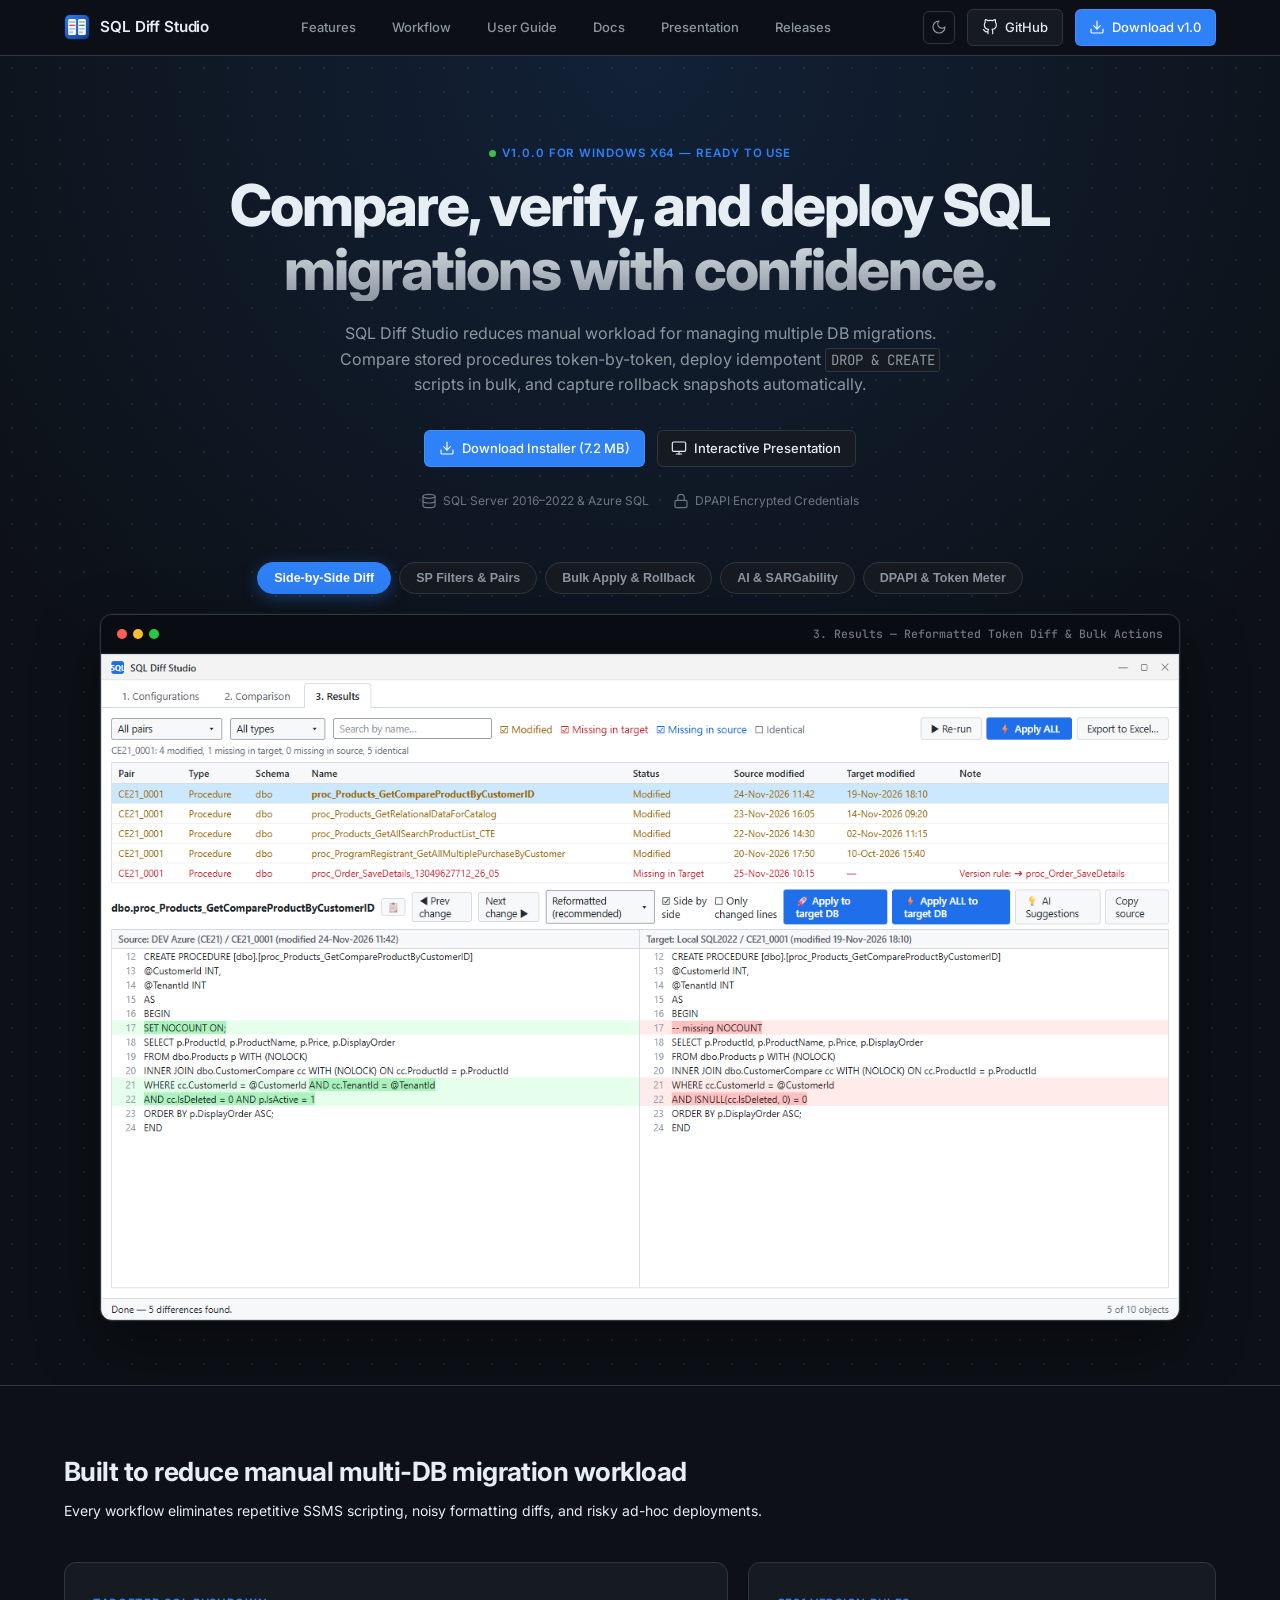
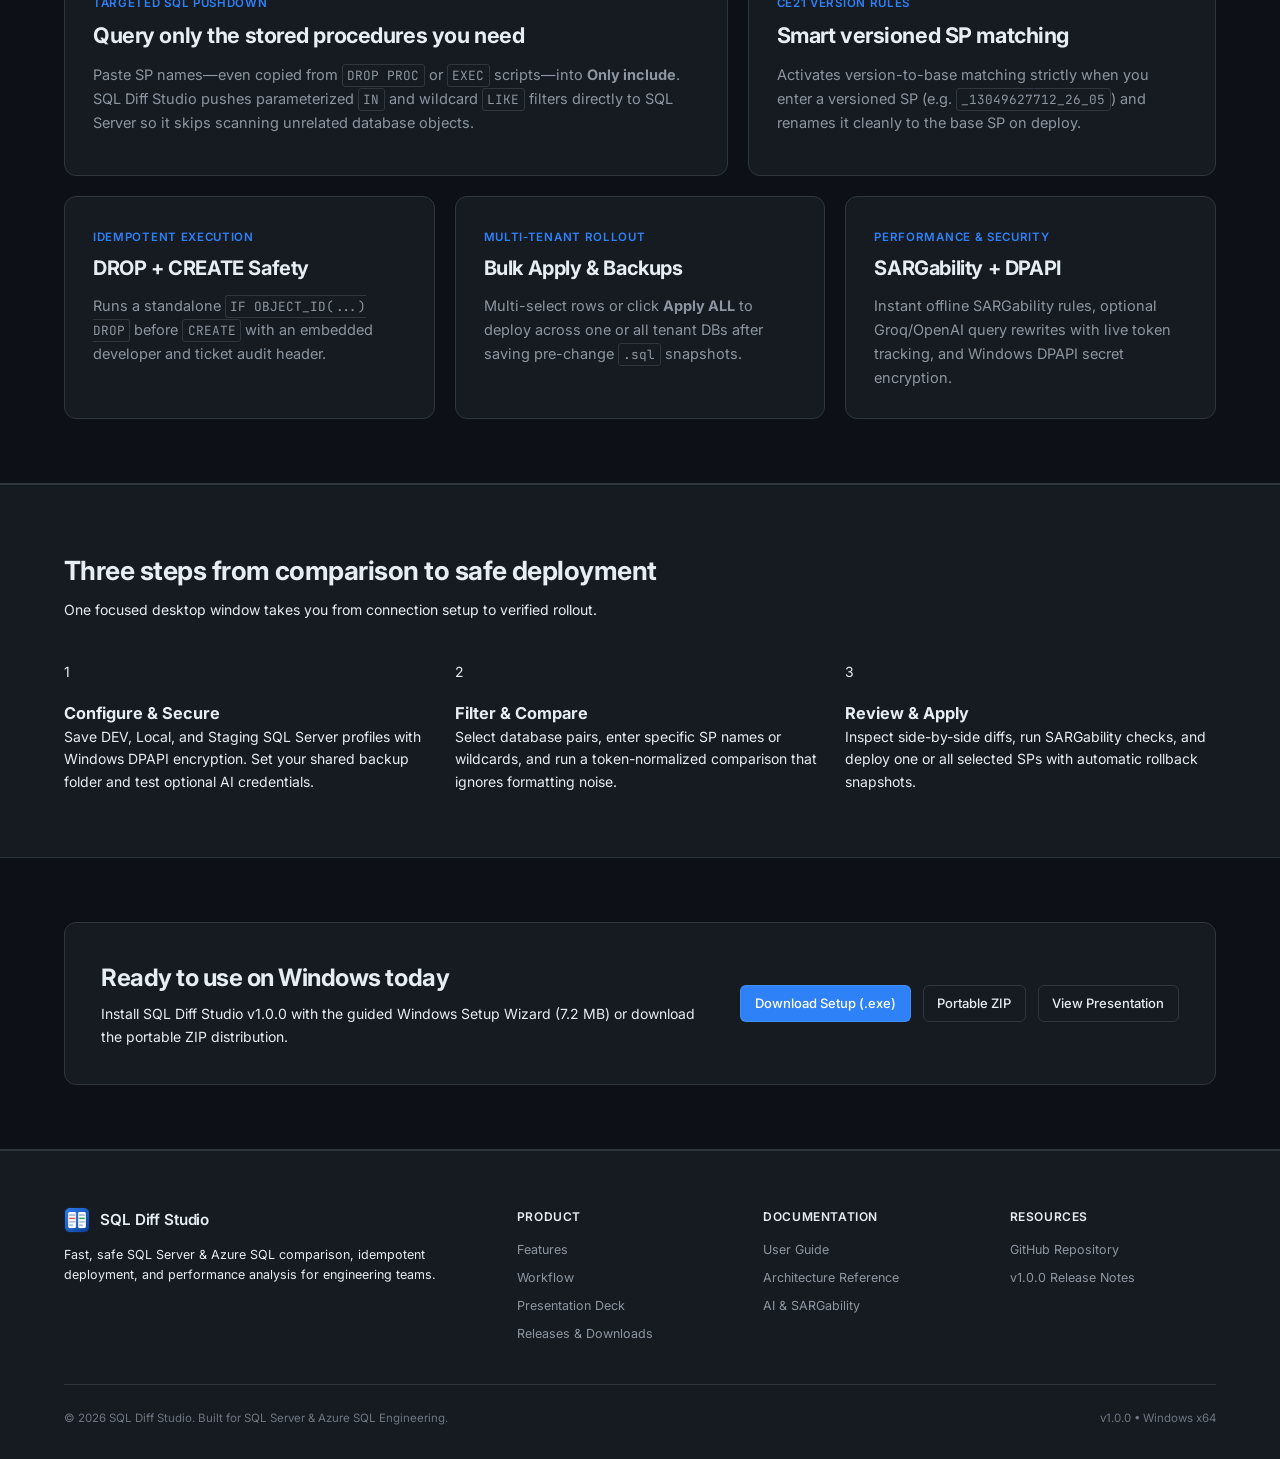
<file: index.html>
﻿<!DOCTYPE html>
<html lang="en" data-theme="dark">
<head>
    <meta charset="UTF-8">
    <meta name="viewport" content="width=device-width, initial-scale=1.0">
    <title>SQL Diff Studio — SQL Server Schema Comparison &amp; Safe Deployment</title>
    <meta name="description" content="Native Windows desktop tool for SQL Server and Azure SQL stored procedure comparison, idempotent DROP &amp; CREATE deployment, pre-change rollback snapshots, and SARGability optimization.">
    <link rel="icon" type="image/x-icon" href="favicon.ico">
    <link rel="icon" type="image/png" href="assets/img/app-logo.png">
    <link rel="stylesheet" href="styles.css">
    <link rel="preconnect" href="https://fonts.googleapis.com">
    <link rel="preconnect" href="https://fonts.gstatic.com" crossorigin>
    <link href="https://fonts.googleapis.com/css2?family=Inter:wght@400;500;600;700;800&family=JetBrains+Mono:wght@400;500;600&display=swap" rel="stylesheet">
</head>
<body>

    <!-- Glassmorphic Sticky Header -->
    <header class="navbar">
        <div class="container nav-container">
            <a href="index.html" class="nav-brand">
                <img src="assets/img/app-logo.png" alt="SQL Diff Studio Logo" class="nav-brand-logo">
                <span>SQL Diff Studio</span>
            </a>

            <nav class="nav-links" aria-label="Main navigation">
                <a href="#features" class="nav-link">Features</a>
                <a href="#workflow" class="nav-link">Workflow</a>
                <a href="user-guide.html" class="nav-link">User Guide</a>
                <a href="docs.html" class="nav-link">Docs</a>
                <a href="presentation.html" class="nav-link">Presentation</a>
                <a href="releases.html" class="nav-link">Releases</a>
            </nav>

            <div class="nav-actions">
                <button id="themeToggle" class="btn btn-icon" aria-label="Toggle theme">
                    <svg class="icon theme-icon-dark" viewBox="0 0 24 24"><path d="M12 3a6 6 0 0 0 9 9 9 9 0 1 1-9-9Z"/></svg>
                    <svg class="icon theme-icon-light" style="display: none;" viewBox="0 0 24 24"><circle cx="12" cy="12" r="4"/><path d="M12 2v2M12 20v2M4.93 4.93l1.41 1.41M17.66 17.66l1.41 1.41M2 12h2M20 12h2M6.34 17.66l-1.41 1.41M19.07 4.93l-1.41 1.41"/></svg>
                </button>
                <a href="https://github.com/vishal-07-prajapati/safedeploy-studio" target="_blank" rel="noopener noreferrer" class="btn btn-secondary">
                    <svg class="icon" viewBox="0 0 24 24"><path d="M9 19c-5 1.5-5-2.5-7-3m14 6v-3.87a3.37 3.37 0 0 0-.94-2.61c3.14-.35 6.44-1.54 6.44-7A5.44 5.44 0 0 0 20 4.77 5.07 5.07 0 0 0 19.91 1S18.73.65 16 2.48a13.38 13.38 0 0 0-7 0C6.27.65 5.09 1 5.09 1A5.07 5.07 0 0 0 5 4.77a5.44 5.44 0 0 0-1.5 3.78c0 5.42 3.3 6.61 6.44 7A3.37 3.37 0 0 0 9 18.13V22"/></svg>
                    <span>GitHub</span>
                </a>
                <a href="downloads/SqlDiffStudio-Setup.exe" class="btn btn-primary">
                    <svg class="icon" viewBox="0 0 24 24"><path d="M21 15v4a2 2 0 0 1-2 2H5a2 2 0 0 1-2-2v-4"/><polyline points="7 10 12 15 17 10"/><line x1="12" y1="15" x2="12" y2="3"/></svg>
                    <span>Download v1.0</span>
                </a>
                <button id="navToggle" class="nav-toggle" aria-label="Open menu">
                    <svg class="icon" viewBox="0 0 24 24"><line x1="3" y1="6" x2="21" y2="6"/><line x1="3" y1="12" x2="21" y2="12"/><line x1="3" y1="18" x2="21" y2="18"/></svg>
                </button>
            </div>
        </div>
    </header>

    <!-- Mobile Navigation Drawer -->
    <div id="mobileNav" class="mobile-nav">
        <a href="#features" class="nav-link">Features</a>
        <a href="#workflow" class="nav-link">Workflow</a>
        <a href="user-guide.html" class="nav-link">User Guide</a>
        <a href="docs.html" class="nav-link">Documentation</a>
        <a href="presentation.html" class="nav-link">Presentation</a>
        <a href="releases.html" class="nav-link">Releases</a>
        <div class="mobile-nav-actions">
            <a href="downloads/SqlDiffStudio-Setup.exe" class="btn btn-primary" style="flex:1;justify-content:center;">Download Installer</a>
            <a href="https://github.com/vishal-07-prajapati/safedeploy-studio" target="_blank" rel="noopener noreferrer" class="btn btn-secondary">GitHub</a>
        </div>
    </div>

    <!-- Centered 21st.dev-style Hero + Interactive Tabbed Showcase -->
    <section class="hero-modern">
        <div class="container">
            <div class="hero-center">
                <div class="hero-tagline">
                    <span style="width:7px;height:7px;border-radius:50%;background:var(--color-success-fg);display:inline-block;"></span>
                    <span>v1.0.0 for Windows x64 — Ready to Use</span>
                </div>
                <h1 class="hero-heading">
                    Compare, verify, and deploy SQL migrations with confidence.
                </h1>
                <p class="hero-description">
                    SQL Diff Studio reduces manual workload for managing multiple DB migrations. Compare stored procedures token-by-token, deploy idempotent <code>DROP &amp; CREATE</code> scripts in bulk, and capture rollback snapshots automatically.
                </p>
                <div class="hero-buttons">
                    <a href="downloads/SqlDiffStudio-Setup.exe" class="btn btn-primary">
                        <svg class="icon" viewBox="0 0 24 24"><path d="M21 15v4a2 2 0 0 1-2 2H5a2 2 0 0 1-2-2v-4"/><polyline points="7 10 12 15 17 10"/><line x1="12" y1="15" x2="12" y2="3"/></svg>
                        <span>Download Installer (7.2 MB)</span>
                    </a>
                    <a href="presentation.html" class="btn btn-secondary">
                        <svg class="icon" viewBox="0 0 24 24"><rect x="2" y="3" width="20" height="14" rx="2"/><line x1="8" y1="21" x2="16" y2="21"/><line x1="12" y1="17" x2="12" y2="21"/></svg>
                        <span>Interactive Presentation</span>
                    </a>
                </div>
                <div class="hero-meta">
                    <div class="hero-meta-item">
                        <svg class="icon" viewBox="0 0 24 24"><ellipse cx="12" cy="5" rx="9" ry="3"/><path d="M21 12c0 1.66-4 3-9 3s-9-1.34-9-3"/><path d="M3 5v14c0 1.66 4 3 9 3s9-1.34 9-3V5"/></svg>
                        <span>SQL Server 2016–2022 &amp; Azure SQL</span>
                    </div>
                    <div class="hero-meta-item">
                        <svg class="icon" viewBox="0 0 24 24"><rect x="3" y="11" width="18" height="11" rx="2"/><path d="M7 11V7a5 5 0 0 1 10 0v4"/></svg>
                        <span>DPAPI Encrypted Credentials</span>
                    </div>
                </div>
            </div>

            <!-- Interactive Tabbed Product Showcase -->
            <div class="showcase-wrap reveal">
                <div class="showcase-tabs" role="tablist">
                    <button class="showcase-tab active" data-tab="diff" role="tab">Side-by-Side Diff</button>
                    <button class="showcase-tab" data-tab="compare" role="tab">SP Filters &amp; Pairs</button>
                    <button class="showcase-tab" data-tab="bulk" role="tab">Bulk Apply &amp; Rollback</button>
                    <button class="showcase-tab" data-tab="ai" role="tab">AI &amp; SARGability</button>
                    <button class="showcase-tab" data-tab="config" role="tab">DPAPI &amp; Token Meter</button>
                </div>

                <div class="showcase-frame">
                    <div id="panel-diff" class="showcase-panel active">
                        <div class="screenshot-header">
                            <div class="screenshot-dots"><div class="screenshot-dot dot-red"></div><div class="screenshot-dot dot-yellow"></div><div class="screenshot-dot dot-green"></div></div>
                            <span class="screenshot-title">3. Results — Reformatted Token Diff &amp; Bulk Actions</span>
                        </div>
                        <img src="assets/img/sds_03_results_diff.png" alt="Side-by-Side SQL Diff Workspace" class="screenshot-img" />
                    </div>
                    <div id="panel-compare" class="showcase-panel">
                        <div class="screenshot-header">
                            <div class="screenshot-dots"><div class="screenshot-dot dot-red"></div><div class="screenshot-dot dot-yellow"></div><div class="screenshot-dot dot-green"></div></div>
                            <span class="screenshot-title">2. Comparison — Multi-Pair Setup &amp; SQL-Level SP Filters</span>
                        </div>
                        <img src="assets/img/sds_02_comparison.png" alt="Comparison Setup and Name Filters" class="screenshot-img" />
                    </div>
                    <div id="panel-bulk" class="showcase-panel">
                        <div class="screenshot-header">
                            <div class="screenshot-dots"><div class="screenshot-dot dot-red"></div><div class="screenshot-dot dot-yellow"></div><div class="screenshot-dot dot-green"></div></div>
                            <span class="screenshot-title">Bulk Apply — Candidate Review &amp; Tenant Scope</span>
                        </div>
                        <img src="assets/img/sds_05_bulk_apply.png" alt="Bulk Apply Confirmation Dialog" class="screenshot-img" />
                    </div>
                    <div id="panel-ai" class="showcase-panel">
                        <div class="screenshot-header">
                            <div class="screenshot-dots"><div class="screenshot-dot dot-red"></div><div class="screenshot-dot dot-yellow"></div><div class="screenshot-dot dot-green"></div></div>
                            <span class="screenshot-title">AI &amp; SARGability Advisor — Offline Rules + Live LLM</span>
                        </div>
                        <img src="assets/img/sds_04_ai_drawer.png" alt="AI Performance Advisor Drawer" class="screenshot-img" />
                    </div>
                    <div id="panel-config" class="showcase-panel">
                        <div class="screenshot-header">
                            <div class="screenshot-dots"><div class="screenshot-dot dot-red"></div><div class="screenshot-dot dot-yellow"></div><div class="screenshot-dot dot-green"></div></div>
                            <span class="screenshot-title">1. Configurations — DPAPI Secrets &amp; Live Token Budget</span>
                        </div>
                        <img src="assets/img/sds_01_configurations.png" alt="Configurations and AI Quota" class="screenshot-img" />
                    </div>
                </div>
            </div>
        </div>
    </section>

    <!-- Bento Grid Capabilities -->
    <section id="features" class="section">
        <div class="container">
            <div class="section-header reveal">
                <h2 class="section-title">Built to reduce manual multi-DB migration workload</h2>
                <p class="section-subtitle">
                    Every workflow eliminates repetitive SSMS scripting, noisy formatting diffs, and risky ad-hoc deployments.
                </p>
            </div>

            <div class="bento-grid">
                <div class="bento-card bento-span-7 reveal">
                    <span class="spotlight-eyebrow">Targeted SQL Pushdown</span>
                    <h3 class="spotlight-title" style="font-size:1.35rem;">Query only the stored procedures you need</h3>
                    <p class="spotlight-desc" style="margin-bottom:0.75rem;">
                        Paste SP names—even copied from <code>DROP PROC</code> or <code>EXEC</code> scripts—into <strong>Only include</strong>. SQL Diff Studio pushes parameterized <code>IN</code> and wildcard <code>LIKE</code> filters directly to SQL Server so it skips scanning unrelated database objects.
                    </p>
                </div>

                <div class="bento-card bento-span-5 reveal">
                    <span class="spotlight-eyebrow">CE21 Version Rules</span>
                    <h3 class="spotlight-title" style="font-size:1.35rem;">Smart versioned SP matching</h3>
                    <p class="spotlight-desc" style="margin-bottom:0;">
                        Activates version-to-base matching strictly when you enter a versioned SP (e.g. <code>_13049627712_26_05</code>) and renames it cleanly to the base SP on deploy.
                    </p>
                </div>

                <div class="bento-card bento-span-4 reveal">
                    <span class="spotlight-eyebrow">Idempotent Execution</span>
                    <h3 class="spotlight-title" style="font-size:1.25rem;">DROP + CREATE Safety</h3>
                    <p class="spotlight-desc" style="margin-bottom:0;">
                        Runs a standalone <code>IF OBJECT_ID(...) DROP</code> before <code>CREATE</code> with an embedded developer and ticket audit header.
                    </p>
                </div>

                <div class="bento-card bento-span-4 reveal">
                    <span class="spotlight-eyebrow">Multi-Tenant Rollout</span>
                    <h3 class="spotlight-title" style="font-size:1.25rem;">Bulk Apply &amp; Backups</h3>
                    <p class="spotlight-desc" style="margin-bottom:0;">
                        Multi-select rows or click <strong>Apply ALL</strong> to deploy across one or all tenant DBs after saving pre-change <code>.sql</code> snapshots.
                    </p>
                </div>

                <div class="bento-card bento-span-4 reveal">
                    <span class="spotlight-eyebrow">Performance &amp; Security</span>
                    <h3 class="spotlight-title" style="font-size:1.25rem;">SARGability + DPAPI</h3>
                    <p class="spotlight-desc" style="margin-bottom:0;">
                        Instant offline SARGability rules, optional Groq/OpenAI query rewrites with live token tracking, and Windows DPAPI secret encryption.
                    </p>
                </div>
            </div>
        </div>
    </section>

    <!-- 3-Step Workflow -->
    <section id="workflow" class="section" style="background-color: var(--color-canvas-subtle); border-top: 1px solid var(--color-border-default); border-bottom: 1px solid var(--color-border-default);">
        <div class="container">
            <div class="section-header reveal">
                <h2 class="section-title">Three steps from comparison to safe deployment</h2>
                <p class="section-subtitle">
                    One focused desktop window takes you from connection setup to verified rollout.
                </p>
            </div>

            <div class="features-grid">
                <div class="card reveal">
                    <div class="step-num" style="margin-bottom:1rem;">1</div>
                    <h3 class="card-title">Configure &amp; Secure</h3>
                    <p class="card-desc">
                        Save DEV, Local, and Staging SQL Server profiles with Windows DPAPI encryption. Set your shared backup folder and test optional AI credentials.
                    </p>
                </div>
                <div class="card reveal">
                    <div class="step-num" style="margin-bottom:1rem;">2</div>
                    <h3 class="card-title">Filter &amp; Compare</h3>
                    <p class="card-desc">
                        Select database pairs, enter specific SP names or wildcards, and run a token-normalized comparison that ignores formatting noise.
                    </p>
                </div>
                <div class="card reveal">
                    <div class="step-num" style="margin-bottom:1rem;">3</div>
                    <h3 class="card-title">Review &amp; Apply</h3>
                    <p class="card-desc">
                        Inspect side-by-side diffs, run SARGability checks, and deploy one or all selected SPs with automatic rollback snapshots.
                    </p>
                </div>
            </div>
        </div>
    </section>

    <!-- Download CTA Banner -->
    <section class="section">
        <div class="container">
            <div class="bento-card reveal" style="display:flex;flex-wrap:wrap;align-items:center;justify-content:space-between;gap:1.5rem;padding:2.25rem;">
                <div>
                    <h2 class="section-title" style="font-size:1.5rem;margin-bottom:0.35rem;">Ready to use on Windows today</h2>
                    <p class="card-desc" style="max-width:600px;">
                        Install SQL Diff Studio v1.0.0 with the guided Windows Setup Wizard (7.2 MB) or download the portable ZIP distribution.
                    </p>
                </div>
                <div style="display:flex;gap:0.75rem;flex-wrap:wrap;">
                    <a href="downloads/SqlDiffStudio-Setup.exe" class="btn btn-primary">Download Setup (.exe)</a>
                    <a href="downloads/SqlDiffStudio-v1.0.0-win-x64.zip" class="btn btn-secondary">Portable ZIP</a>
                    <a href="presentation.html" class="btn btn-secondary">View Presentation</a>
                </div>
            </div>
        </div>
    </section>

    <!-- Footer -->
    <footer class="footer">
        <div class="container">
            <div class="footer-grid">
                <div>
                    <div class="nav-brand" style="margin-bottom: 0.75rem;">
                        <img src="assets/img/app-logo.png" alt="SQL Diff Studio" class="nav-brand-logo">
                        <span>SQL Diff Studio</span>
                    </div>
                    <p class="footer-brand-desc">
                        Fast, safe SQL Server &amp; Azure SQL comparison, idempotent deployment, and performance analysis for engineering teams.
                    </p>
                </div>
                <div>
                    <div class="footer-col-title">Product</div>
                    <ul class="footer-links">
                        <li><a href="#features" class="footer-link">Features</a></li>
                        <li><a href="#workflow" class="footer-link">Workflow</a></li>
                        <li><a href="presentation.html" class="footer-link">Presentation Deck</a></li>
                        <li><a href="releases.html" class="footer-link">Releases &amp; Downloads</a></li>
                    </ul>
                </div>
                <div>
                    <div class="footer-col-title">Documentation</div>
                    <ul class="footer-links">
                        <li><a href="user-guide.html" class="footer-link">User Guide</a></li>
                        <li><a href="docs.html" class="footer-link">Architecture Reference</a></li>
                        <li><a href="user-guide.html#ai-advisor" class="footer-link">AI &amp; SARGability</a></li>
                    </ul>
                </div>
                <div>
                    <div class="footer-col-title">Resources</div>
                    <ul class="footer-links">
                        <li><a href="https://github.com/vishal-07-prajapati/safedeploy-studio" target="_blank" rel="noopener noreferrer" class="footer-link">GitHub Repository</a></li>
                        <li><a href="https://github.com/vishal-07-prajapati/safedeploy-studio/releases/tag/v1.0.0" target="_blank" rel="noopener noreferrer" class="footer-link">v1.0.0 Release Notes</a></li>
                    </ul>
                </div>
            </div>
            <div class="footer-bottom">
                <span>&copy; 2026 SQL Diff Studio. Built for SQL Server &amp; Azure SQL Engineering.</span>
                <span>v1.0.0 • Windows x64</span>
            </div>
        </div>
    </footer>

    <script src="app.js"></script>
</body>
</html>
</file>
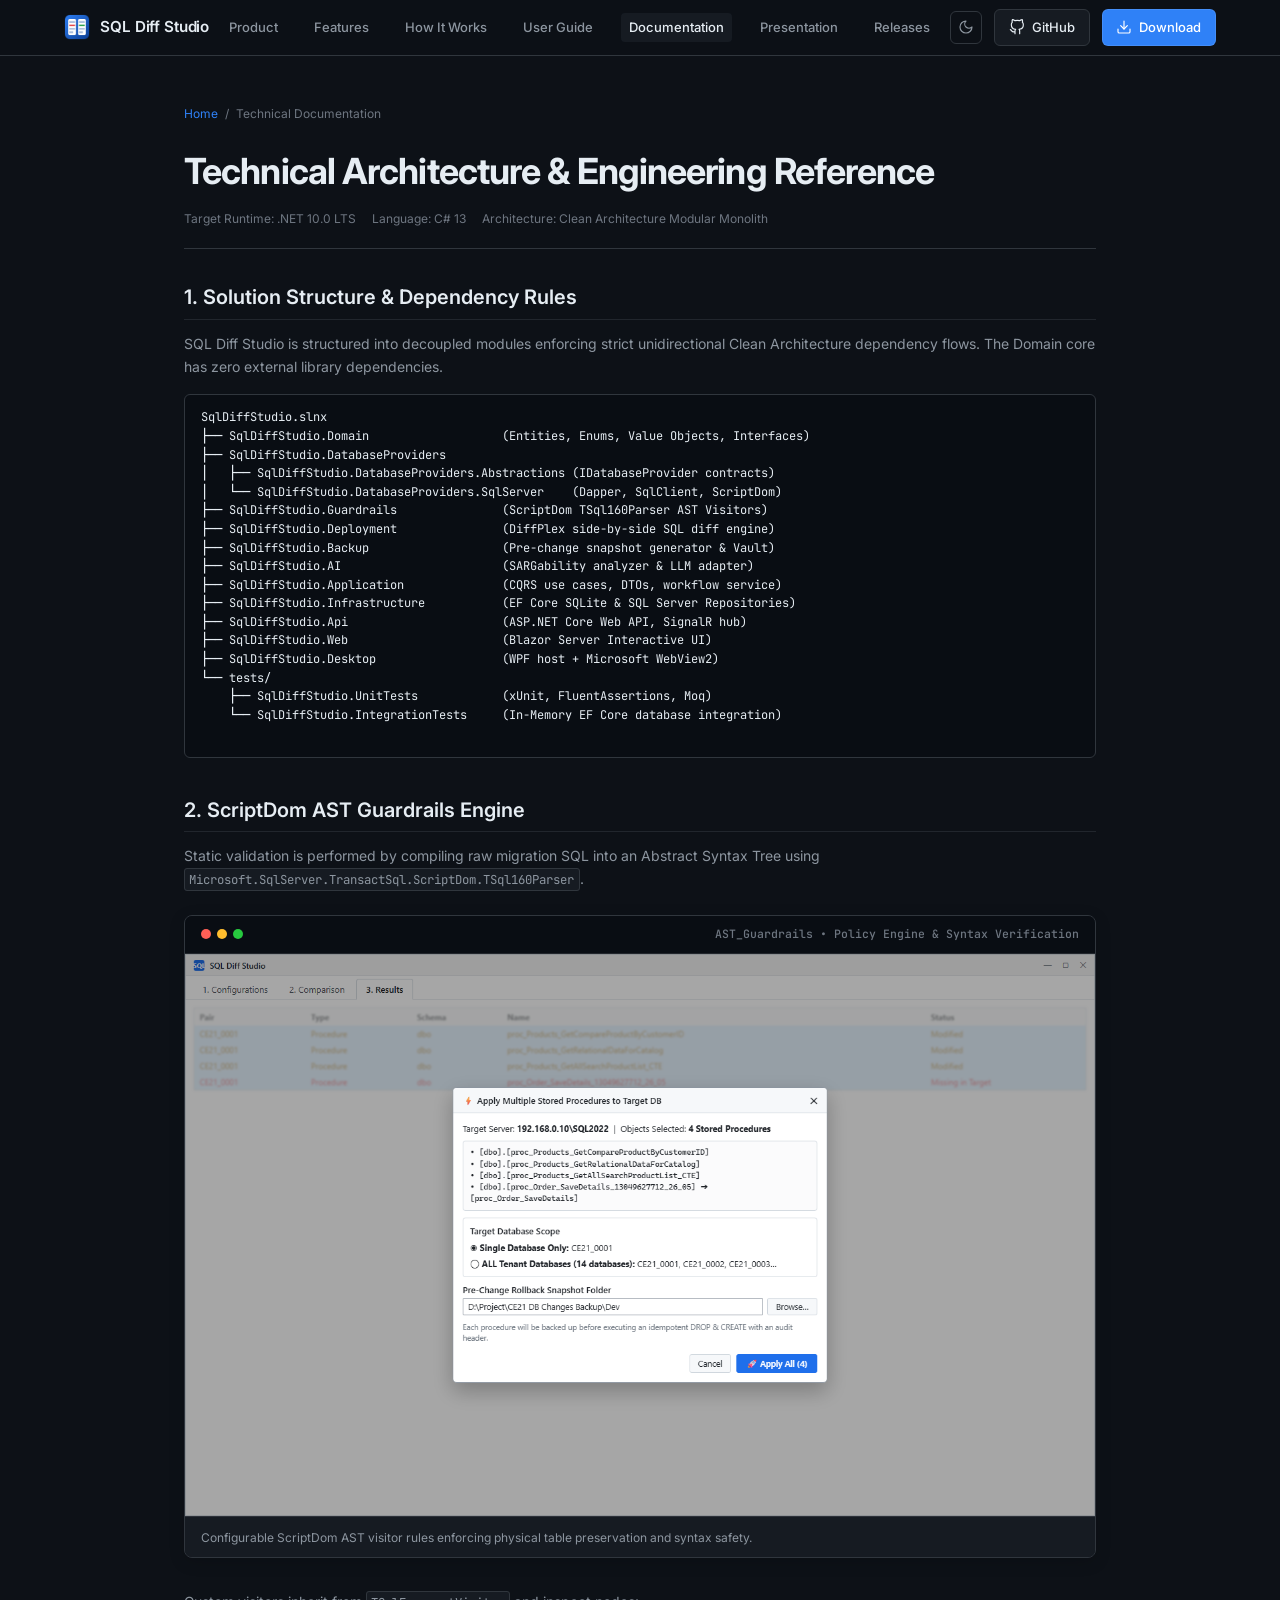
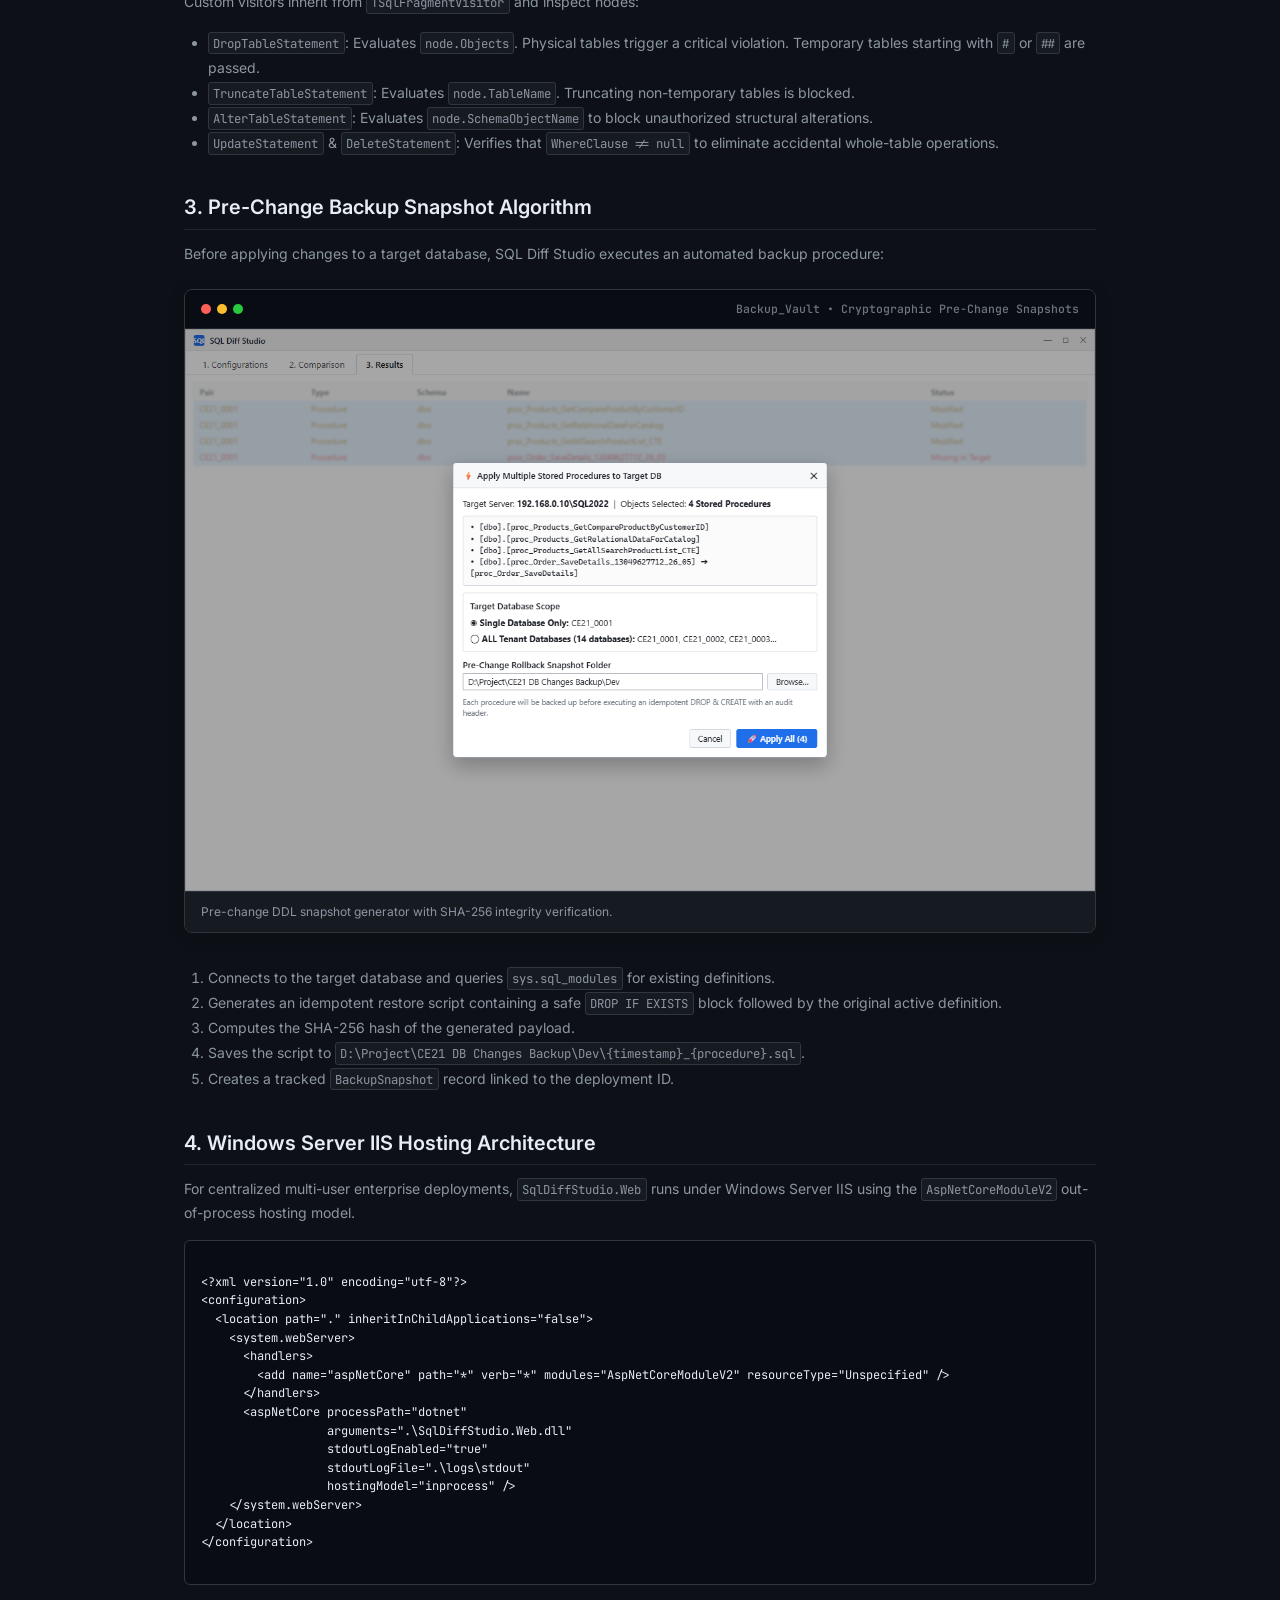
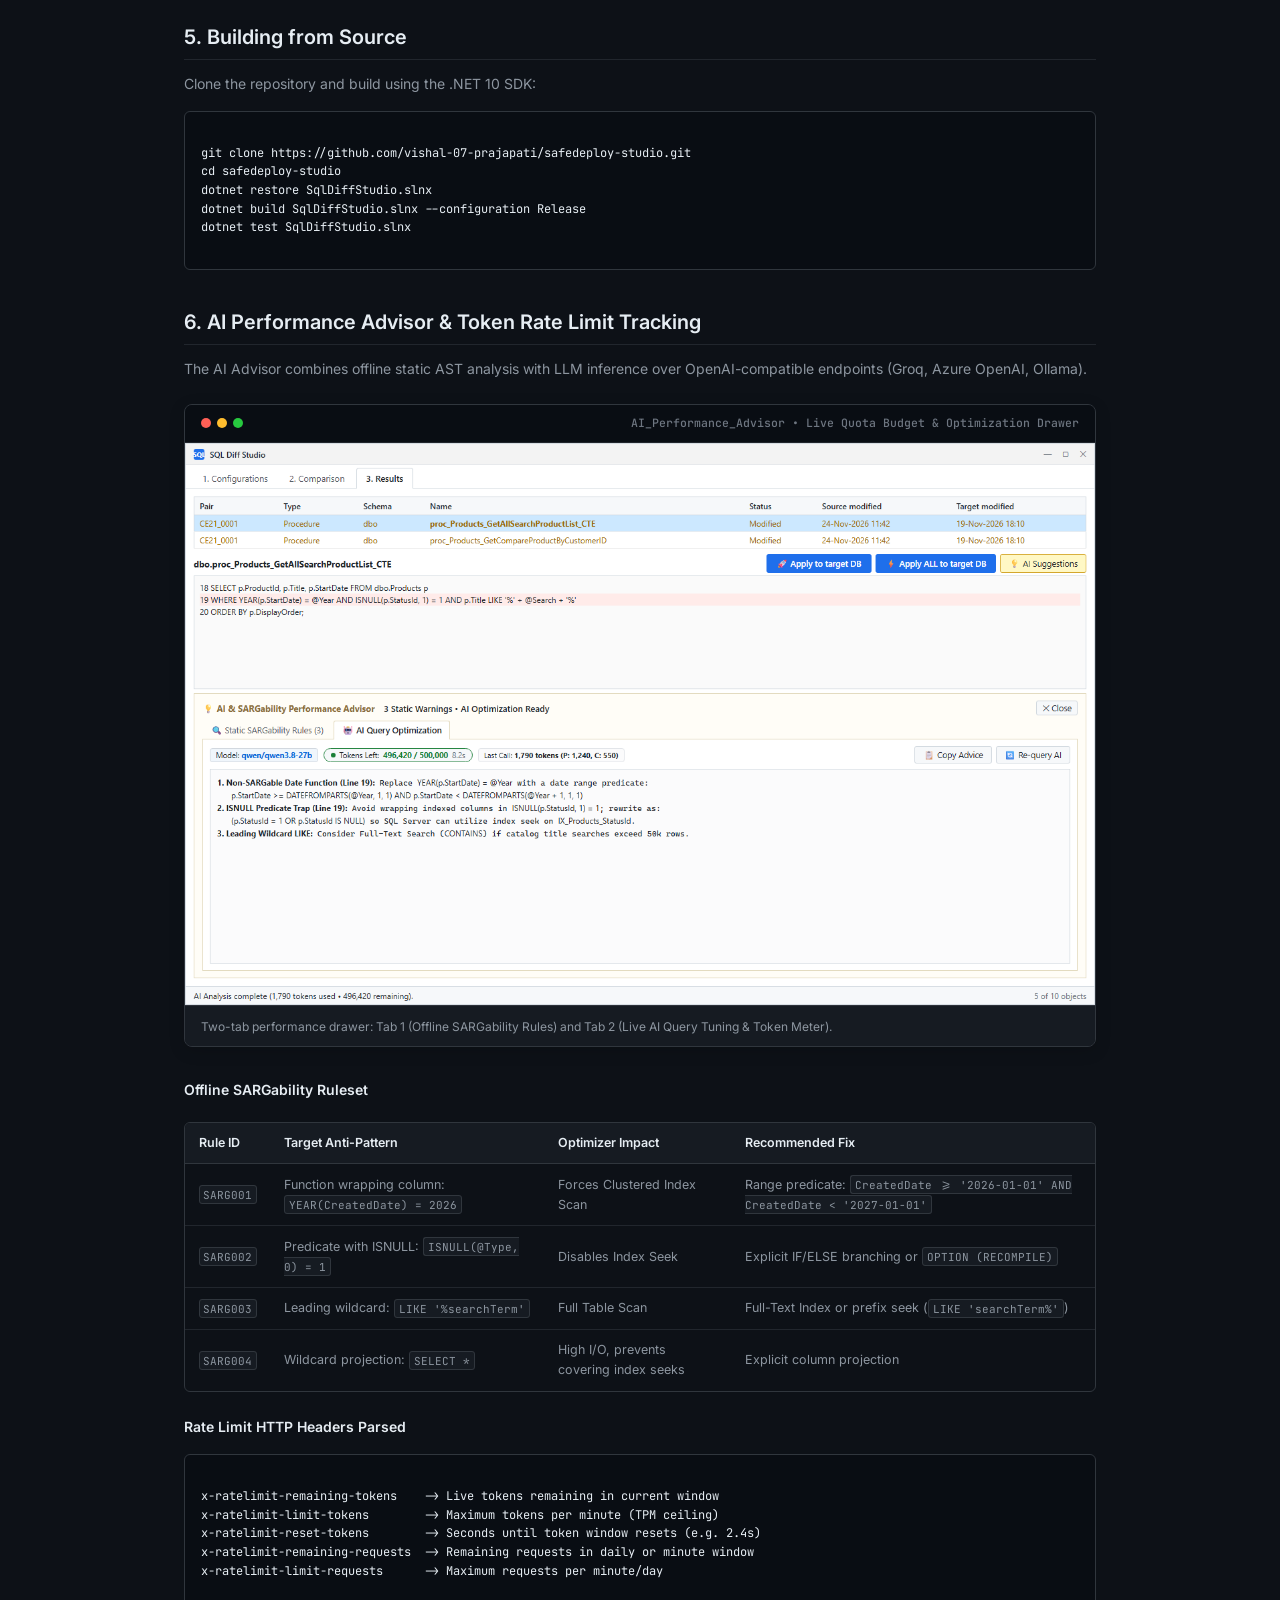
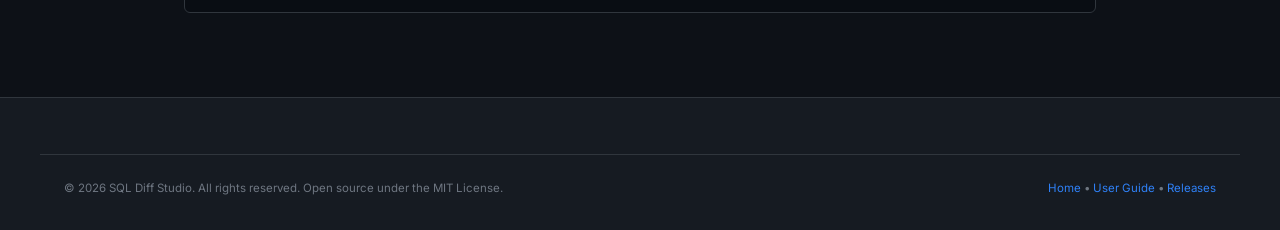
<file: docs.html>
﻿<!DOCTYPE html>
<html lang="en" data-theme="dark">
<head>
    <meta charset="UTF-8">
    <meta name="viewport" content="width=device-width, initial-scale=1.0">
    <title>SQL Diff Studio — Technical Architecture & Specifications</title>
    <meta name="description" content="Technical architecture, AST visitor engine, database provider abstraction, and IIS hosting guide for SQL Diff Studio.">
        <link rel="icon" type="image/x-icon" href="favicon.ico">
    <link rel="icon" type="image/png" href="assets/img/app-logo.png">
    <link rel="stylesheet" href="styles.css">
    <link rel="preconnect" href="https://fonts.googleapis.com">
    <link rel="preconnect" href="https://fonts.gstatic.com" crossorigin>
    <link href="https://fonts.googleapis.com/css2?family=Inter:wght@400;500;600;700&family=JetBrains+Mono:wght@400;500;600&display=swap" rel="stylesheet">
</head>
<body>

    <!-- Header Navigation -->
    <header class="navbar">
        <div class="container nav-container">
            <a href="index.html" class="nav-brand">
                                <img src="assets/img/app-logo.png" alt="SQL Diff Studio Logo" class="nav-brand-logo">
                <span>SQL Diff Studio</span>
            </a>

            <nav class="nav-links">
                <a href="index.html#overview" class="nav-link">Product</a>
                <a href="index.html#features" class="nav-link">Features</a>
                <a href="index.html#workflow" class="nav-link">How It Works</a>
                <a href="user-guide.html" class="nav-link">User Guide</a>
                <a href="docs.html" class="nav-link active">Documentation</a>
                <a href="presentation.html" class="nav-link">Presentation</a>
                <a href="releases.html" class="nav-link">Releases</a>
            </nav>

            <div class="nav-actions">
                <button id="themeToggle" class="btn btn-icon" aria-label="Toggle theme">
                    <svg class="icon theme-icon-dark" viewBox="0 0 24 24"><path d="M12 3a6 6 0 0 0 9 9 9 9 0 1 1-9-9Z"/></svg>
                    <svg class="icon theme-icon-light" style="display: none;" viewBox="0 0 24 24"><circle cx="12" cy="12" r="4"/><path d="M12 2v2M12 20v2M4.93 4.93l1.41 1.41M17.66 17.66l1.41 1.41M2 12h2M20 12h2M6.34 17.66l-1.41 1.41M19.07 4.93l-1.41 1.41"/></svg>
                </button>
                <a href="https://github.com/vishal-07-prajapati/safedeploy-studio" target="_blank" rel="noopener noreferrer" class="btn btn-secondary">
                    <svg class="icon" viewBox="0 0 24 24"><path d="M9 19c-5 1.5-5-2.5-7-3m14 6v-3.87a3.37 3.37 0 0 0-.94-2.61c3.14-.35 6.44-1.54 6.44-7A5.44 5.44 0 0 0 20 4.77 5.07 5.07 0 0 0 19.91 1S18.73.65 16 2.48a13.38 13.38 0 0 0-7 0C6.27.65 5.09 1 5.09 1A5.07 5.07 0 0 0 5 4.77a5.44 5.44 0 0 0-1.5 3.78c0 5.42 3.3 6.61 6.44 7A3.37 3.37 0 0 0 9 18.13V22"/></svg>
                    <span>GitHub</span>
                </a>
                <a href="releases.html" class="btn btn-primary">
                    <svg class="icon" viewBox="0 0 24 24"><path d="M21 15v4a2 2 0 0 1-2 2H5a2 2 0 0 1-2-2v-4"/><polyline points="7 10 12 15 17 10"/><line x1="12" y1="15" x2="12" y2="3"/></svg>
                    <span>Download</span>
                </a>
                <button id="navToggle" class="nav-toggle" aria-label="Open menu">
                    <svg class="icon" viewBox="0 0 24 24"><line x1="3" y1="6" x2="21" y2="6"/><line x1="3" y1="12" x2="21" y2="12"/><line x1="3" y1="18" x2="21" y2="18"/></svg>
                </button>
            </div>
        </div>
        </header>

    <!-- Mobile Navigation Drawer -->
    <div id="mobileNav" class="mobile-nav">
        <a href="index.html#features" class="nav-link">Features</a>
        <a href="index.html#workflow" class="nav-link">Workflow</a>
        <a href="user-guide.html" class="nav-link">User Guide</a>
        <a href="docs.html" class="nav-link">Documentation</a>
        <a href="presentation.html" class="nav-link">Presentation</a>
        <a href="releases.html" class="nav-link">Releases</a>
        <div class="mobile-nav-actions">
            <a href="downloads/SqlDiffStudio-Setup.exe" class="btn btn-primary" style="flex:1;justify-content:center;">Download Installer</a>
            <a href="https://github.com/vishal-07-prajapati/safedeploy-studio" target="_blank" rel="noopener noreferrer" class="btn btn-secondary">GitHub</a>
        </div>
    </div>

    <!-- Main Container -->
    <div class="container" style="padding: 3rem 1.5rem; max-width: 960px;">
        <div class="breadcrumbs">
            <a href="index.html">Home</a>
            <span>/</span>
            <span>Technical Documentation</span>
        </div>

        <h1 class="article-title" style="font-size: 2.25rem;">Technical Architecture & Engineering Reference</h1>
        <div class="article-meta">
            <span>Target Runtime: .NET 10.0 LTS</span>
            <span>Language: C# 13</span>
            <span>Architecture: Clean Architecture Modular Monolith</span>
        </div>

        <!-- Section 1 -->
        <section id="architecture" class="article-section">
            <h2 class="article-h2">1. Solution Structure & Dependency Rules</h2>
            <p class="article-p">
                SQL Diff Studio is structured into decoupled modules enforcing strict unidirectional Clean Architecture dependency flows. The Domain core has zero external library dependencies.
            </p>
            <div class="code-block">SqlDiffStudio.slnx
├── SqlDiffStudio.Domain                   (Entities, Enums, Value Objects, Interfaces)
├── SqlDiffStudio.DatabaseProviders
│   ├── SqlDiffStudio.DatabaseProviders.Abstractions (IDatabaseProvider contracts)
│   └── SqlDiffStudio.DatabaseProviders.SqlServer    (Dapper, SqlClient, ScriptDom)
├── SqlDiffStudio.Guardrails               (ScriptDom TSql160Parser AST Visitors)
├── SqlDiffStudio.Deployment               (DiffPlex side-by-side SQL diff engine)
├── SqlDiffStudio.Backup                   (Pre-change snapshot generator & Vault)
├── SqlDiffStudio.AI                       (SARGability analyzer & LLM adapter)
├── SqlDiffStudio.Application              (CQRS use cases, DTOs, workflow service)
├── SqlDiffStudio.Infrastructure           (EF Core SQLite & SQL Server Repositories)
├── SqlDiffStudio.Api                      (ASP.NET Core Web API, SignalR hub)
├── SqlDiffStudio.Web                      (Blazor Server Interactive UI)
├── SqlDiffStudio.Desktop                  (WPF host + Microsoft WebView2)
└── tests/
    ├── SqlDiffStudio.UnitTests            (xUnit, FluentAssertions, Moq)
    └── SqlDiffStudio.IntegrationTests     (In-Memory EF Core database integration)
            </div>
        </section>

        <!-- Section 2 -->
        <section id="guardrails" class="article-section">
            <h2 class="article-h2">2. ScriptDom AST Guardrails Engine</h2>
            <p class="article-p">
                Static validation is performed by compiling raw migration SQL into an Abstract Syntax Tree using <code>Microsoft.SqlServer.TransactSql.ScriptDom.TSql160Parser</code>.
            </p>

            <div class="screenshot-container">
                <div class="screenshot-header">
                    <div class="screenshot-dots">
                        <div class="screenshot-dot dot-red"></div>
                        <div class="screenshot-dot dot-yellow"></div>
                        <div class="screenshot-dot dot-green"></div>
                    </div>
                    <span class="screenshot-title">AST_Guardrails &bull; Policy Engine &amp; Syntax Verification</span>
                </div>
                <img src="assets/img/sds_05_bulk_apply.png" alt="ScriptDom Guardrails Engine" class="screenshot-img" />
                <div class="screenshot-caption">
                    <span>Configurable ScriptDom AST visitor rules enforcing physical table preservation and syntax safety.</span>
                </div>
            </div>

            <p class="article-p">
                Custom visitors inherit from <code>TSqlFragmentVisitor</code> and inspect nodes:
            </p>
            <ul style="margin-left: 1.5rem; color: var(--color-fg-muted); line-height: 1.8; margin-bottom: 1rem;">
                <li><code>DropTableStatement</code>: Evaluates <code>node.Objects</code>. Physical tables trigger a critical violation. Temporary tables starting with <code>#</code> or <code>##</code> are passed.</li>
                <li><code>TruncateTableStatement</code>: Evaluates <code>node.TableName</code>. Truncating non-temporary tables is blocked.</li>
                <li><code>AlterTableStatement</code>: Evaluates <code>node.SchemaObjectName</code> to block unauthorized structural alterations.</li>
                <li><code>UpdateStatement</code> &amp; <code>DeleteStatement</code>: Verifies that <code>WhereClause != null</code> to eliminate accidental whole-table operations.</li>
            </ul>
        </section>

        <!-- Section 3 -->
        <section id="vault" class="article-section">
            <h2 class="article-h2">3. Pre-Change Backup Snapshot Algorithm</h2>
            <p class="article-p">
                Before applying changes to a target database, SQL Diff Studio executes an automated backup procedure:
            </p>

            <div class="screenshot-container">
                <div class="screenshot-header">
                    <div class="screenshot-dots">
                        <div class="screenshot-dot dot-red"></div>
                        <div class="screenshot-dot dot-yellow"></div>
                        <div class="screenshot-dot dot-green"></div>
                    </div>
                    <span class="screenshot-title">Backup_Vault &bull; Cryptographic Pre-Change Snapshots</span>
                </div>
                <img src="assets/img/sds_05_bulk_apply.png" alt="Pre-Change Backup Vault" class="screenshot-img" />
                <div class="screenshot-caption">
                    <span>Pre-change DDL snapshot generator with SHA-256 integrity verification.</span>
                </div>
            </div>

            <ol style="margin-left: 1.5rem; color: var(--color-fg-muted); line-height: 1.8; margin-bottom: 1rem;">
                <li>Connects to the target database and queries <code>sys.sql_modules</code> for existing definitions.</li>
                <li>Generates an idempotent restore script containing a safe <code>DROP IF EXISTS</code> block followed by the original active definition.</li>
                <li>Computes the SHA-256 hash of the generated payload.</li>
                <li>Saves the script to <code>D:\Project\CE21 DB Changes Backup\Dev\{timestamp}_{procedure}.sql</code>.</li>
                <li>Creates a tracked <code>BackupSnapshot</code> record linked to the deployment ID.</li>
            </ol>
        </section>

        <!-- Section 4 -->
        <section id="iis" class="article-section">
            <h2 class="article-h2">4. Windows Server IIS Hosting Architecture</h2>
            <p class="article-p">
                For centralized multi-user enterprise deployments, <code>SqlDiffStudio.Web</code> runs under Windows Server IIS using the <code>AspNetCoreModuleV2</code> out-of-process hosting model.
            </p>
            <div class="code-block">
&lt;?xml version="1.0" encoding="utf-8"?&gt;
&lt;configuration&gt;
  &lt;location path="." inheritInChildApplications="false"&gt;
    &lt;system.webServer&gt;
      &lt;handlers&gt;
        &lt;add name="aspNetCore" path="*" verb="*" modules="AspNetCoreModuleV2" resourceType="Unspecified" /&gt;
      &lt;/handlers&gt;
      &lt;aspNetCore processPath="dotnet"
                  arguments=".\SqlDiffStudio.Web.dll"
                  stdoutLogEnabled="true"
                  stdoutLogFile=".\logs\stdout"
                  hostingModel="inprocess" /&gt;
    &lt;/system.webServer&gt;
  &lt;/location&gt;
&lt;/configuration&gt;
            </div>
        </section>

        <!-- Section 5 -->
        <section id="build" class="article-section">
            <h2 class="article-h2">5. Building from Source</h2>
            <p class="article-p">
                Clone the repository and build using the .NET 10 SDK:
            </p>
            <div class="code-block">
git clone https://github.com/vishal-07-prajapati/safedeploy-studio.git
cd safedeploy-studio
dotnet restore SqlDiffStudio.slnx
dotnet build SqlDiffStudio.slnx --configuration Release
dotnet test SqlDiffStudio.slnx
            </div>
        </section>

        <!-- Section 6: AI Performance Advisor & Rate Limit Rate Tracking -->
        <section id="ai-advisor" class="article-section">
            <h2 class="article-h2">6. AI Performance Advisor &amp; Token Rate Limit Tracking</h2>
            <p class="article-p">
                The AI Advisor combines offline static AST analysis with LLM inference over OpenAI-compatible endpoints (Groq, Azure OpenAI, Ollama).
            </p>

            <div class="screenshot-container">
                <div class="screenshot-header">
                    <div class="screenshot-dots">
                        <div class="screenshot-dot dot-red"></div>
                        <div class="screenshot-dot dot-yellow"></div>
                        <div class="screenshot-dot dot-green"></div>
                    </div>
                    <span class="screenshot-title">AI_Performance_Advisor &bull; Live Quota Budget &amp; Optimization Drawer</span>
                </div>
                <img src="assets/img/sds_04_ai_drawer.png" alt="AI Performance Advisor Specifications" class="screenshot-img" />
                <div class="screenshot-caption">
                    <span>Two-tab performance drawer: Tab 1 (Offline SARGability Rules) and Tab 2 (Live AI Query Tuning &amp; Token Meter).</span>
                </div>
            </div>

            <h3 class="article-h3">Offline SARGability Ruleset</h3>
            <div class="table-wrapper">
                <table class="spec-table">
                    <thead>
                        <tr>
                            <th>Rule ID</th>
                            <th>Target Anti-Pattern</th>
                            <th>Optimizer Impact</th>
                            <th>Recommended Fix</th>
                        </tr>
                    </thead>
                    <tbody>
                        <tr>
                            <td><code>SARG001</code></td>
                            <td>Function wrapping column: <code>YEAR(CreatedDate) = 2026</code></td>
                            <td>Forces Clustered Index Scan</td>
                            <td>Range predicate: <code>CreatedDate &gt;= '2026-01-01' AND CreatedDate &lt; '2027-01-01'</code></td>
                        </tr>
                        <tr>
                            <td><code>SARG002</code></td>
                            <td>Predicate with ISNULL: <code>ISNULL(@Type, 0) = 1</code></td>
                            <td>Disables Index Seek</td>
                            <td>Explicit IF/ELSE branching or <code>OPTION (RECOMPILE)</code></td>
                        </tr>
                        <tr>
                            <td><code>SARG003</code></td>
                            <td>Leading wildcard: <code>LIKE '%searchTerm'</code></td>
                            <td>Full Table Scan</td>
                            <td>Full-Text Index or prefix seek (<code>LIKE 'searchTerm%'</code>)</td>
                        </tr>
                        <tr>
                            <td><code>SARG004</code></td>
                            <td>Wildcard projection: <code>SELECT *</code></td>
                            <td>High I/O, prevents covering index seeks</td>
                            <td>Explicit column projection</td>
                        </tr>
                    </tbody>
                </table>
            </div>

            <h3 class="article-h3" style="margin-top: 1.5rem;">Rate Limit HTTP Headers Parsed</h3>
            <div class="code-block">
x-ratelimit-remaining-tokens    -> Live tokens remaining in current window
x-ratelimit-limit-tokens        -> Maximum tokens per minute (TPM ceiling)
x-ratelimit-reset-tokens        -> Seconds until token window resets (e.g. 2.4s)
x-ratelimit-remaining-requests  -> Remaining requests in daily or minute window
x-ratelimit-limit-requests      -> Maximum requests per minute/day
            </div>
        </section>
    </div>

    <!-- Footer -->
    <footer class="footer">
        <div class="container footer-bottom">
            <span>&copy; 2026 SQL Diff Studio. All rights reserved. Open source under the MIT License.</span>
            <span><a href="index.html">Home</a> &bull; <a href="user-guide.html">User Guide</a> &bull; <a href="releases.html">Releases</a></span>
        </div>
    </footer>

    <script src="app.js"></script>
</body>
</html>
</file>
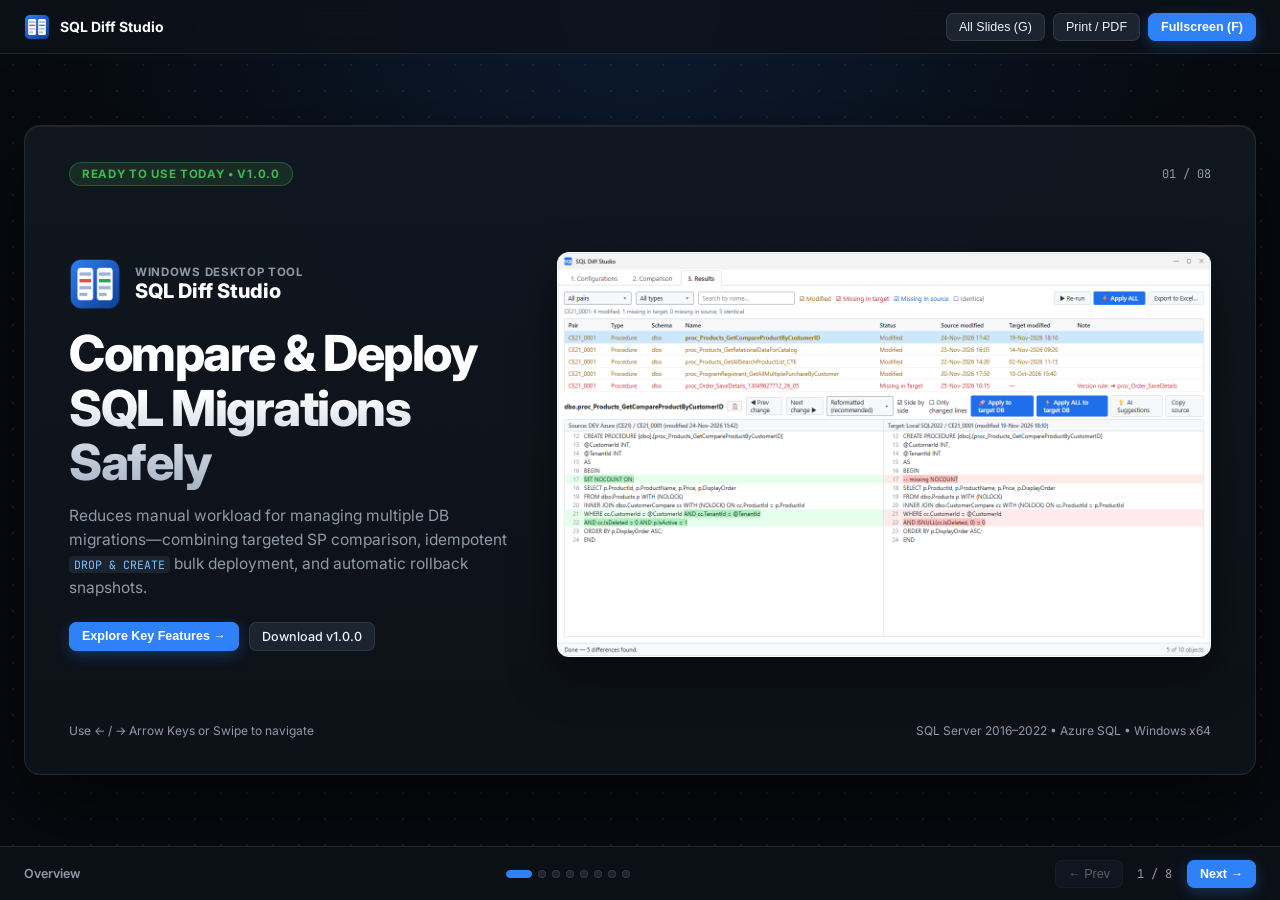
<file: presentation.html>
<!DOCTYPE html>
<html lang="en" data-theme="dark">
<head>
    <meta charset="UTF-8">
    <meta name="viewport" content="width=device-width, initial-scale=1.0">
    <title>SQL Diff Studio — Product Presentation &amp; Roadmap</title>
    <link rel="icon" type="image/x-icon" href="favicon.ico">
    <link rel="icon" type="image/png" href="assets/img/app-logo.png">
    <link rel="preconnect" href="https://fonts.googleapis.com">
    <link rel="preconnect" href="https://fonts.gstatic.com" crossorigin>
    <link href="https://fonts.googleapis.com/css2?family=Inter:wght@400;500;600;700;800&family=JetBrains+Mono:wght@400;500;600&display=swap" rel="stylesheet">
    <style>
        :root {
            --bg: #070a0f;
            --surface: #0d1219;
            --card: rgba(22, 28, 36, 0.85);
            --elevated: #1c2430;
            --border: rgba(255, 255, 255, 0.09);
            --border-hover: rgba(47, 129, 247, 0.45);
            --fg: #f0f4f8;
            --muted: #8f9aa8;
            --blue: #2f81f7;
            --blue-soft: rgba(47, 129, 247, 0.14);
            --green: #3fb950;
            --green-soft: rgba(63, 185, 80, 0.14);
            --red: #f85149;
            --red-soft: rgba(248, 81, 73, 0.12);
            --purple: #a371f7;
            --purple-soft: rgba(163, 113, 247, 0.14);
        }

        * { box-sizing: border-box; margin: 0; padding: 0; }

        body {
            font-family: 'Inter', -apple-system, BlinkMacSystemFont, "Segoe UI", sans-serif;
            background: var(--bg);
            background-image:
                radial-gradient(circle at 50% 0%, rgba(47, 129, 247, 0.14), transparent 55%),
                radial-gradient(rgba(141, 150, 160, 0.12) 1px, transparent 1px);
            background-size: 100% 100%, 26px 26px;
            color: var(--fg);
            min-height: 100vh;
            display: flex;
            flex-direction: column;
            overflow-x: hidden;
        }

        /* Glassmorphic Topbar */
        .topbar {
            height: 54px;
            background: rgba(13, 18, 25, 0.8);
            backdrop-filter: blur(12px);
            -webkit-backdrop-filter: blur(12px);
            border-bottom: 1px solid var(--border);
            padding: 0 24px;
            display: flex;
            align-items: center;
            justify-content: space-between;
            flex-shrink: 0;
            z-index: 20;
        }

        .brand {
            display: flex;
            align-items: center;
            gap: 10px;
            font-weight: 700;
            font-size: 14px;
            color: #fff;
            text-decoration: none;
        }
        .brand img { width: 26px; height: 26px; border-radius: 6px; }

        .top-actions { display: flex; align-items: center; gap: 8px; }

        .btn {
            background: var(--elevated);
            border: 1px solid var(--border);
            color: var(--fg);
            padding: 6px 12px;
            border-radius: 7px;
            font-size: 12.5px;
            font-weight: 500;
            cursor: pointer;
            text-decoration: none;
            display: inline-flex;
            align-items: center;
            gap: 6px;
            transition: all 0.2s cubic-bezier(0.16, 1, 0.3, 1);
        }
        .btn:hover { background: #26303f; border-color: rgba(255,255,255,0.2); transform: translateY(-1px); }
        .btn.primary { background: var(--blue); border-color: var(--blue); color: #fff; font-weight: 600; box-shadow: 0 4px 14px rgba(47,129,247,0.3); }
        .btn.primary:hover { background: #1f6feb; }
        .btn:disabled { opacity: 0.35; cursor: not-allowed; transform: none; }

        /* Stage */
        .stage {
            flex: 1;
            display: flex;
            align-items: center;
            justify-content: center;
            padding: 20px 24px;
            perspective: 1200px;
        }

        .slide {
            display: none;
            width: 100%;
            max-width: 1240px;
            min-height: 650px;
            background: linear-gradient(180deg, rgba(17, 23, 32, 0.96), rgba(13, 18, 25, 0.98));
            border: 1px solid var(--border);
            border-radius: 16px;
            padding: 36px 44px;
            box-shadow: 0 30px 80px rgba(0, 0, 0, 0.6), inset 0 1px 0 rgba(255, 255, 255, 0.06);
            flex-direction: column;
            justify-content: space-between;
            gap: 20px;
            position: relative;
        }

        .slide.active {
            display: flex;
            animation: deckEnter 0.38s cubic-bezier(0.16, 1, 0.3, 1);
        }

        @keyframes deckEnter {
            from { opacity: 0; transform: translateY(14px) scale(0.985); }
            to { opacity: 1; transform: translateY(0) scale(1); }
        }

        /* Staggered child animations inside active slide */
        .slide.active .anim-1 { animation: itemUp 0.4s 0.04s both cubic-bezier(0.16, 1, 0.3, 1); }
        .slide.active .anim-2 { animation: itemUp 0.4s 0.10s both cubic-bezier(0.16, 1, 0.3, 1); }
        .slide.active .anim-3 { animation: itemUp 0.4s 0.16s both cubic-bezier(0.16, 1, 0.3, 1); }
        .slide.active .anim-4 { animation: itemUp 0.4s 0.22s both cubic-bezier(0.16, 1, 0.3, 1); }

        @keyframes itemUp {
            from { opacity: 0; transform: translateY(12px); }
            to { opacity: 1; transform: translateY(0); }
        }

        .slide-hdr { display: flex; align-items: center; justify-content: space-between; gap: 12px; }

        .pill {
            display: inline-flex;
            align-items: center;
            gap: 7px;
            font-size: 11.5px;
            font-weight: 700;
            text-transform: uppercase;
            letter-spacing: 0.06em;
            padding: 4px 12px;
            border-radius: 999px;
            background: var(--blue-soft);
            color: #79c0ff;
            border: 1px solid rgba(47, 129, 247, 0.35);
        }
        .pill.green { background: var(--green-soft); color: var(--green); border-color: rgba(63, 185, 80, 0.35); }
        .pill.purple { background: var(--purple-soft); color: var(--purple); border-color: rgba(163, 113, 247, 0.35); }

        .slide-counter { font-family: 'JetBrains Mono', monospace; font-size: 12px; color: var(--muted); }

        h1.hero-title {
            font-size: clamp(2rem, 4vw, 3.1rem);
            font-weight: 800;
            letter-spacing: -0.03em;
            line-height: 1.1;
            background: linear-gradient(180deg, #ffffff 40%, #a5b4c7 100%);
            -webkit-background-clip: text;
            -webkit-text-fill-color: transparent;
            margin-bottom: 14px;
        }

        h2.title {
            font-size: clamp(1.4rem, 2.5vw, 1.95rem);
            font-weight: 700;
            letter-spacing: -0.02em;
            color: #fff;
            margin-bottom: 6px;
        }

        .lead { font-size: 15.5px; color: var(--muted); line-height: 1.55; max-width: 780px; }

        .body { flex: 1; display: flex; flex-direction: column; justify-content: center; }

        .cols-2 { display: grid; grid-template-columns: 1fr 1fr; gap: 20px; align-items: stretch; }
        .cols-feature { display: grid; grid-template-columns: 0.88fr 1.25fr; gap: 28px; align-items: center; }
        .cols-3 { display: grid; grid-template-columns: repeat(3, 1fr); gap: 18px; }

        .callout-list { display: flex; flex-direction: column; gap: 12px; }
        .callout {
            display: flex;
            gap: 12px;
            align-items: flex-start;
            background: var(--card);
            border: 1px solid var(--border);
            border-radius: 10px;
            padding: 14px 16px;
            transition: border-color 0.2s, transform 0.2s;
        }
        .callout:hover { border-color: var(--border-hover); transform: translateX(3px); }

        .callout-num {
            width: 24px;
            height: 24px;
            border-radius: 6px;
            background: var(--blue);
            color: #fff;
            font-size: 12px;
            font-weight: 700;
            display: flex;
            align-items: center;
            justify-content: center;
            flex-shrink: 0;
            margin-top: 2px;
        }
        .callout h4 { font-size: 14px; font-weight: 700; color: #fff; margin-bottom: 3px; }
        .callout p { font-size: 13px; color: var(--muted); line-height: 1.45; }

        .ba-card {
            background: var(--card);
            border: 1px solid var(--border);
            border-radius: 10px;
            padding: 16px 18px;
            display: flex;
            flex-direction: column;
            gap: 10px;
            transition: border-color 0.2s;
        }
        .ba-card:hover { border-color: var(--border-hover); }
        .ba-title { font-size: 14.5px; font-weight: 700; color: #fff; }
        .ba-row { display: grid; grid-template-columns: 1fr 24px 1fr; gap: 8px; align-items: center; }
        .ba-before {
            background: var(--red-soft);
            border: 1px solid rgba(248, 81, 73, 0.25);
            color: #ffa198;
            padding: 9px 11px;
            border-radius: 7px;
            font-size: 12.5px;
            line-height: 1.4;
        }
        .ba-after {
            background: var(--green-soft);
            border: 1px solid rgba(63, 185, 80, 0.25);
            color: #7ee787;
            padding: 9px 11px;
            border-radius: 7px;
            font-size: 12.5px;
            line-height: 1.4;
        }
        .ba-arrow { text-align: center; color: var(--muted); font-weight: 700; }

        .shot {
            background: #fff;
            border: 1px solid var(--border);
            border-radius: 12px;
            overflow: hidden;
            box-shadow: 0 18px 44px rgba(0, 0, 0, 0.55);
            transition: transform 0.3s cubic-bezier(0.16, 1, 0.3, 1);
        }
        .shot:hover { transform: scale(1.01); }
        .shot img { width: 100%; height: auto; display: block; }

        .fcard, .rcol {
            background: var(--card);
            border: 1px solid var(--border);
            border-radius: 10px;
            padding: 18px;
            display: flex;
            flex-direction: column;
            gap: 10px;
            transition: border-color 0.2s;
        }
        .fcard:hover, .rcol:hover { border-color: var(--border-hover); }
        .fcard-badge { font-size: 11px; font-weight: 700; text-transform: uppercase; letter-spacing: 0.05em; color: var(--green); }
        .fcard h3 { font-size: 15px; font-weight: 700; color: #fff; }
        .fcard p { font-size: 13px; color: var(--muted); line-height: 1.5; }

        .ritem {
            background: rgba(13, 18, 25, 0.8);
            border: 1px solid var(--border);
            border-radius: 8px;
            padding: 11px 13px;
        }
        .ritem strong { display: block; font-size: 13.5px; color: #fff; margin-bottom: 3px; }
        .ritem span { display: block; font-size: 12.5px; color: var(--muted); line-height: 1.4; }

        code {
            font-family: 'JetBrains Mono', monospace;
            font-size: 11.5px;
            background: var(--elevated);
            padding: 1px 5px;
            border-radius: 4px;
            color: #79c0ff;
        }

        /* Slide Grid Overview Modal */
        .grid-modal {
            display: none;
            position: fixed;
            inset: 0;
            background: rgba(7, 10, 15, 0.88);
            backdrop-filter: blur(10px);
            z-index: 100;
            padding: 32px;
            overflow-y: auto;
        }
        .grid-modal.open { display: block; animation: deckEnter 0.2s ease-out; }
        .grid-modal-inner {
            max-width: 1100px;
            margin: 0 auto;
        }
        .thumb-grid {
            display: grid;
            grid-template-columns: repeat(auto-fill, minmax(240px, 1fr));
            gap: 14px;
            margin-top: 20px;
        }
        .thumb-card {
            background: var(--surface);
            border: 1px solid var(--border);
            border-radius: 10px;
            padding: 16px;
            cursor: pointer;
            text-align: left;
            transition: all 0.2s;
        }
        .thumb-card:hover, .thumb-card.active {
            border-color: var(--blue);
            transform: translateY(-2px);
            background: var(--elevated);
        }

        /* Bottom Nav Bar */
        .bottombar {
            height: 54px;
            background: rgba(13, 18, 25, 0.85);
            backdrop-filter: blur(12px);
            border-top: 1px solid var(--border);
            padding: 0 24px;
            display: flex;
            align-items: center;
            justify-content: space-between;
            flex-shrink: 0;
        }

        .dots { display: flex; gap: 6px; align-items: center; }
        .dot {
            width: 8px;
            height: 8px;
            border-radius: 999px;
            background: var(--elevated);
            border: 1px solid var(--border);
            cursor: pointer;
            transition: all 0.25s cubic-bezier(0.16, 1, 0.3, 1);
        }
        .dot.active { width: 26px; background: var(--blue); border-color: var(--blue); }

        @media (max-width: 960px) {
            .topbar { padding: 0 14px; }
            .stage { padding: 12px; }
            .slide { padding: 22px 18px; min-height: auto; }
            .cols-2, .cols-feature, .cols-3 { grid-template-columns: 1fr; }
            .ba-row { grid-template-columns: 1fr; }
            .ba-arrow { transform: rotate(90deg); }
            .dots { display: none; }
            .bottombar { padding: 0 14px; }
        }

        @media print {
            @page { size: landscape; margin: 0.2in; }
            body { background: #0d1219; }
            .topbar, .bottombar, .grid-modal { display: none !important; }
            .stage { display: block; padding: 0; }
            .slide {
                display: flex !important;
                page-break-after: always;
                break-after: page;
                min-height: 95vh;
                box-shadow: none;
                margin-bottom: 12px;
            }
        }
    </style>
</head>
<body>

<header class="topbar">
    <a href="index.html" class="brand">
        <img src="assets/img/app-logo.png" alt="SQL Diff Studio Logo">
        <span>SQL Diff Studio</span>
    </a>
    <div class="top-actions">
        <button class="btn" onclick="toggleGrid()">All Slides (G)</button>
        <button class="btn" onclick="window.print()">Print / PDF</button>
        <button class="btn primary" onclick="toggleFullscreen()">Fullscreen (F)</button>
    </div>
</header>

<main class="stage" id="stage">

    <!-- SLIDE 1: OVERVIEW -->
    <section class="slide active" data-title="Overview">
        <div class="slide-hdr anim-1">
            <span class="pill green">Ready to Use Today • v1.0.0</span>
            <span class="slide-counter">01 / 08</span>
        </div>
        <div class="body">
            <div class="cols-feature">
                <div class="anim-2">
                    <div style="display:flex;align-items:center;gap:14px;margin-bottom:16px;">
                        <img src="assets/img/app-logo.png" alt="SQL Diff Studio" style="width:52px;height:52px;border-radius:12px;">
                        <div>
                            <div style="font-size:11.5px;color:var(--muted);font-weight:700;text-transform:uppercase;letter-spacing:0.06em;">Windows Desktop Tool</div>
                            <div style="font-size:20px;font-weight:800;color:#fff;">SQL Diff Studio</div>
                        </div>
                    </div>
                    <h1 class="hero-title">Compare &amp; Deploy SQL Migrations Safely</h1>
                    <p class="lead" style="margin-bottom:22px;">
                        Reduces manual workload for managing multiple DB migrations—combining targeted SP comparison, idempotent <code>DROP &amp; CREATE</code> bulk deployment, and automatic rollback snapshots.
                    </p>
                    <div style="display:flex;gap:10px;flex-wrap:wrap;">
                        <button class="btn primary" onclick="go(1)">Explore Key Features →</button>
                        <a href="downloads/SqlDiffStudio-Setup.exe" class="btn">Download v1.0.0</a>
                    </div>
                </div>
                <div class="shot anim-3">
                    <img src="assets/img/sds_03_results_diff.png" alt="SQL Diff Studio Side-by-Side Diff">
                </div>
            </div>
        </div>
        <div class="anim-4" style="display:flex;justify-content:space-between;font-size:12px;color:var(--muted);">
            <span>Use ← / → Arrow Keys or Swipe to navigate</span>
            <span>SQL Server 2016–2022 • Azure SQL • Windows x64</span>
        </div>
    </section>

    <!-- SLIDE 2: BEFORE VS AFTER -->
    <section class="slide" data-title="Why It Matters">
        <div class="slide-hdr anim-1">
            <span class="pill">Before vs. After</span>
            <span class="slide-counter">02 / 08</span>
        </div>
        <div class="anim-2">
            <h2 class="title">How SQL Diff Studio Reduces Manual Workload</h2>
            <p class="lead">Built directly around real bottlenecks in multi-database SQL Server workflows.</p>
        </div>
        <div class="body anim-3">
            <div class="cols-2">
                <div class="ba-card">
                    <div class="ba-title">1. Managing Multiple DB Migrations &amp; SP Filters</div>
                    <div class="ba-row">
                        <div class="ba-before"><strong>Before:</strong> Scanning entire databases and manually running scripts across multiple target DBs.</div>
                        <div class="ba-arrow">→</div>
                        <div class="ba-after"><strong>With SQL Diff Studio:</strong> Pushes <code>IN / LIKE</code> filter to SQL Server, reducing manual workload across multiple DB migrations.</div>
                    </div>
                </div>

                <div class="ba-card">
                    <div class="ba-title">2. Deploying Without "Already Exists" Errors</div>
                    <div class="ba-row">
                        <div class="ba-before"><strong>Before:</strong> Manual <code>CREATE</code> scripts fail if SP exists, or forget pre-change backups.</div>
                        <div class="ba-arrow">→</div>
                        <div class="ba-after"><strong>With SQL Diff Studio:</strong> Saves rollback <code>.sql</code> first, runs standalone <code>DROP</code>, then <code>CREATE</code>.</div>
                    </div>
                </div>

                <div class="ba-card">
                    <div class="ba-title">3. CE21 Versioned SP Naming</div>
                    <div class="ba-row">
                        <div class="ba-before"><strong>Before:</strong> Manually stripping <code>_13049627712_26_05</code> suffixes before deploying to target DBs.</div>
                        <div class="ba-arrow">→</div>
                        <div class="ba-after"><strong>With SQL Diff Studio:</strong> Auto-matches versioned SPs to base SPs only when entered, and renames on deploy.</div>
                    </div>
                </div>

                <div class="ba-card">
                    <div class="ba-title">4. Catching Slow Non-SARGable Queries</div>
                    <div class="ba-row">
                        <div class="ba-before"><strong>Before:</strong> <code>YEAR(col)</code>, <code>ISNULL()</code>, and leading <code>%</code> wildcards slip into production unnoticed.</div>
                        <div class="ba-arrow">→</div>
                        <div class="ba-after"><strong>With SQL Diff Studio:</strong> Instant offline SARGability rules + optional AI rewrite suggestions.</div>
                    </div>
                </div>
            </div>
        </div>
    </section>

    <!-- SLIDE 3: FEATURE 1 -->
    <section class="slide" data-title="Feature: Targeted Compare">
        <div class="slide-hdr anim-1">
            <span class="pill">Feature Spotlight 1</span>
            <span class="slide-counter">03 / 08</span>
        </div>
        <div class="body">
            <div class="cols-feature">
                <div class="anim-2">
                    <h2 class="title">Targeted Comparison &amp; Filters</h2>
                    <p class="lead" style="margin-bottom:16px;">Compare one or multiple database pairs in parallel with clean, noise-free results.</p>
                    <div class="callout-list">
                        <div class="callout">
                            <span class="callout-num">1</span>
                            <div>
                                <h4>SQL-Level Pre-Filtering</h4>
                                <p>Paste SP names in <strong>Only include</strong> (supports wildcards <code>*</code>, <code>?</code>, or pasted <code>DROP PROC</code> lines). SQL Server returns only those matching objects.</p>
                            </div>
                        </div>
                        <div class="callout">
                            <span class="callout-num">2</span>
                            <div>
                                <h4>Token-Normalized Diff</h4>
                                <p>Ignores comments, casing, brackets, and whitespace so formatting differences never clutter real code changes.</p>
                            </div>
                        </div>
                        <div class="callout">
                            <span class="callout-num">3</span>
                            <div>
                                <h4>Parallel Pairs &amp; .scmp Import</h4>
                                <p>Compare <code>DEV → Local</code>, <code>CE21Root</code>, and <code>CE21Chat</code> simultaneously or import Visual Studio <code>.scmp</code> files.</p>
                            </div>
                        </div>
                    </div>
                </div>
                <div class="shot anim-3">
                    <img src="assets/img/sds_02_comparison.png" alt="Comparison Setup Tab">
                </div>
            </div>
        </div>
    </section>

    <!-- SLIDE 4: FEATURE 2 -->
    <section class="slide" data-title="Feature: Bulk Deploy">
        <div class="slide-hdr anim-1">
            <span class="pill">Feature Spotlight 2</span>
            <span class="slide-counter">04 / 08</span>
        </div>
        <div class="body">
            <div class="cols-feature">
                <div class="anim-2">
                    <h2 class="title">Bulk Apply &amp; Rollback Safety</h2>
                    <p class="lead" style="margin-bottom:16px;">Deploy single or multiple stored procedures safely across one or all tenant databases.</p>
                    <div class="callout-list">
                        <div class="callout">
                            <span class="callout-num">1</span>
                            <div>
                                <h4>Multi-Select &amp; "Apply ALL"</h4>
                                <p>Select specific rows or click <strong>Apply ALL</strong> to review and deploy all modified procedures in one batch.</p>
                            </div>
                        </div>
                        <div class="callout">
                            <span class="callout-num">2</span>
                            <div>
                                <h4>Pre-Change Rollback Snapshot</h4>
                                <p>Before touching the target DB, the existing procedure definition is saved as a timestamped <code>.sql</code> rollback file.</p>
                            </div>
                        </div>
                        <div class="callout">
                            <span class="callout-num">3</span>
                            <div>
                                <h4>Idempotent DROP + CREATE &amp; Audit</h4>
                                <p>Executes a standalone <code>IF OBJECT_ID(...) DROP</code> followed by <code>CREATE</code> with an embedded developer/ticket audit header.</p>
                            </div>
                        </div>
                    </div>
                </div>
                <div class="shot anim-3">
                    <img src="assets/img/sds_05_bulk_apply.png" alt="Bulk Apply Confirmation Modal">
                </div>
            </div>
        </div>
    </section>

    <!-- SLIDE 5: FEATURE 3 -->
    <section class="slide" data-title="Feature: AI Advisor">
        <div class="slide-hdr anim-1">
            <span class="pill">Feature Spotlight 3</span>
            <span class="slide-counter">05 / 08</span>
        </div>
        <div class="body">
            <div class="cols-feature">
                <div class="anim-2">
                    <h2 class="title">AI &amp; SARGability Advisor</h2>
                    <p class="lead" style="margin-bottom:16px;">Optimize query performance before deploying—offline or with your own LLM key.</p>
                    <div class="callout-list">
                        <div class="callout">
                            <span class="callout-num">1</span>
                            <div>
                                <h4>Offline Static SARGability Rules</h4>
                                <p>Instantly flags <code>YEAR(col)</code>, <code>ISNULL(col, ...)</code>, leading <code>%</code> wildcards, <code>SELECT *</code>, and missing <code>SET NOCOUNT ON</code>.</p>
                            </div>
                        </div>
                        <div class="callout">
                            <span class="callout-num">2</span>
                            <div>
                                <h4>AI Query Rewrite Suggestions</h4>
                                <p>Connect Groq or OpenAI-compatible endpoints to get exact SARGable T-SQL rewrites and index recommendations.</p>
                            </div>
                        </div>
                        <div class="callout">
                            <span class="callout-num">3</span>
                            <div>
                                <h4>Live Token Budget Meter</h4>
                                <p>Displays remaining tokens, request quota, reset countdown, and per-call usage right inside the drawer.</p>
                            </div>
                        </div>
                    </div>
                </div>
                <div class="shot anim-3">
                    <img src="assets/img/sds_04_ai_drawer.png" alt="AI Performance Advisor Drawer">
                </div>
            </div>
        </div>
    </section>

    <!-- SLIDE 6: FEATURE 4 -->
    <section class="slide" data-title="Feature: Security">
        <div class="slide-hdr anim-1">
            <span class="pill">Feature Spotlight 4</span>
            <span class="slide-counter">06 / 08</span>
        </div>
        <div class="body">
            <div class="cols-feature">
                <div class="anim-2">
                    <h2 class="title">Enterprise Security &amp; Auditability</h2>
                    <p class="lead" style="margin-bottom:16px;">Zero plaintext secrets on screen or disk, with shared team visibility.</p>
                    <div class="callout-list">
                        <div class="callout">
                            <span class="callout-num">1</span>
                            <div>
                                <h4>Windows DPAPI Encryption</h4>
                                <p>SQL Server passwords and AI API keys are encrypted per Windows account in <code>%AppData%\SqlDiffStudio\settings.json</code>.</p>
                            </div>
                        </div>
                        <div class="callout">
                            <span class="callout-num">2</span>
                            <div>
                                <h4>Masked Keys &amp; Connection Test</h4>
                                <p>API keys stay masked by default with a <strong>Show/Hide</strong> toggle and a <strong>Test AI Connection</strong> button that reports live quota.</p>
                            </div>
                        </div>
                        <div class="callout">
                            <span class="callout-num">3</span>
                            <div>
                                <h4>Shared Backup &amp; History Log</h4>
                                <p>Configure a shared team folder for rollback scripts and inspect <code>deployment_history.log</code> anytime.</p>
                            </div>
                        </div>
                    </div>
                </div>
                <div class="shot anim-3">
                    <img src="assets/img/sds_01_configurations.png" alt="Configurations and Security Tab">
                </div>
            </div>
        </div>
    </section>

    <!-- SLIDE 7: FUTURE ENHANCEMENTS -->
    <section class="slide" data-title="Future Enhancements">
        <div class="slide-hdr anim-1">
            <span class="pill purple">Future Enhancements Roadmap</span>
            <span class="slide-counter">07 / 08</span>
        </div>
        <div class="anim-2">
            <h2 class="title">What's Coming Next</h2>
            <p class="lead">v1.0.0 is ready for daily production workflows today. Here is our planned expansion path.</p>
        </div>
        <div class="body anim-3">
            <div class="cols-3">
                <div class="rcol">
                    <span class="pill green" style="width:fit-content;">v1.1 • Near-Term</span>
                    <div class="ritem">
                        <strong>1-Click Rollback History UI</strong>
                        <span>Browse <code>deployment_history.log</code> inside the app and restore any saved pre-change snapshot in one click.</span>
                    </div>
                    <div class="ritem">
                        <strong>Transactional Dry-Run Sandbox</strong>
                        <span>Optional <code>BEGIN TRAN ... ROLLBACK TRAN</code> pre-check to catch missing objects before live commit.</span>
                    </div>
                    <div class="ritem">
                        <strong>Table &amp; Index Diffing</strong>
                        <span>Compare table columns, constraints, and indexes alongside stored procedures and views.</span>
                    </div>
                </div>

                <div class="rcol">
                    <span class="pill" style="width:fit-content;">v1.2 • Mid-Term</span>
                    <div class="ritem">
                        <strong>Daily_DB_Changes &amp; Git Sync</strong>
                        <span>Auto-append deployed scripts into team <code>Daily_DB_Changes</code> folders and stage Git commits with ticket IDs.</span>
                    </div>
                    <div class="ritem">
                        <strong>Execution Plan Insights</strong>
                        <span>Capture <code>SHOWPLAN_XML</code> estimates and feed missing-index hints into the AI Advisor.</span>
                    </div>
                    <div class="ritem">
                        <strong>Slack / Teams Notifications</strong>
                        <span>Send automated deployment summaries when shared DEV or Staging databases are updated.</span>
                    </div>
                </div>

                <div class="rcol">
                    <span class="pill purple" style="width:fit-content;">v2.0 • Long-Term</span>
                    <div class="ritem">
                        <strong>Multi-Tenant Parity Matrix</strong>
                        <span>Visual dashboard showing SP version parity across all <code>CE21_0001</code>..<code>CE21_NNNN</code> tenant databases.</span>
                    </div>
                    <div class="ritem">
                        <strong>CLI &amp; CI/CD Pipeline Runner</strong>
                        <span>Headless drift checks and automated diff reports for GitHub Actions and Azure DevOps.</span>
                    </div>
                    <div class="ritem">
                        <strong>Peer Approval Gates</strong>
                        <span>Require second-developer sign-off before bulk-applying to Staging or Production targets.</span>
                    </div>
                </div>
            </div>
        </div>
    </section>

    <!-- SLIDE 8: READY TO USE -->
    <section class="slide" data-title="Ready to Use">
        <div class="slide-hdr anim-1">
            <span class="pill green">Ready to Use Now</span>
            <span class="slide-counter">08 / 08</span>
        </div>
        <div class="body anim-2" style="align-items:center;text-align:center;">
            <img src="assets/img/app-logo.png" alt="SQL Diff Studio" style="width:64px;height:64px;border-radius:14px;margin-bottom:16px;">
            <h1 class="hero-title" style="margin-bottom:10px;">Start Using SQL Diff Studio Today</h1>
            <p class="lead" style="margin-bottom:28px;text-align:center;">
                Install v1.0.0 with the Windows Setup Wizard or extract the portable ZIP to simplify multi-DB migrations.
            </p>
            <div class="cols-3 anim-3" style="width:100%;max-width:920px;margin-bottom:28px;text-align:left;">
                <div class="fcard">
                    <span class="fcard-badge">Step 1</span>
                    <h3>Install &amp; Launch</h3>
                    <p>Run <code>SqlDiffStudio-Setup.exe</code> (7.2 MB) for automatic Desktop &amp; Start Menu shortcuts.</p>
                </div>
                <div class="fcard">
                    <span class="fcard-badge">Step 2</span>
                    <h3>Save Connections</h3>
                    <p>Add DEV, Local, and Staging servers once—encrypted automatically with Windows DPAPI.</p>
                </div>
                <div class="fcard">
                    <span class="fcard-badge">Step 3</span>
                    <h3>Compare &amp; Deploy</h3>
                    <p>Filter target SPs, inspect clean diffs, check SARGability, and deploy safely with backups.</p>
                </div>
            </div>
            <div class="anim-4" style="display:flex;gap:12px;flex-wrap:wrap;justify-content:center;">
                <a href="downloads/SqlDiffStudio-Setup.exe" class="btn primary">Download Windows Installer (.exe)</a>
                <a href="downloads/SqlDiffStudio-v1.0.0-win-x64.zip" class="btn">Download Portable ZIP</a>
                <a href="user-guide.html" class="btn">Read User Guide</a>
                <a href="index.html" class="btn">Back to Website</a>
            </div>
        </div>
        <div style="text-align:center;font-size:12px;color:var(--muted);">
            SQL Diff Studio v1.0.0 • Thank you!
        </div>
    </section>

</main>

<!-- Slide Grid Overview Modal -->
<div class="grid-modal" id="gridModal">
    <div class="grid-modal-inner">
        <div style="display:flex;justify-content:space-between;align-items:center;">
            <h2 class="title">All Slides</h2>
            <button class="btn" onclick="toggleGrid()">Close (Esc)</button>
        </div>
        <div class="thumb-grid" id="thumbGrid"></div>
    </div>
</div>

<footer class="bottombar">
    <span id="slideLabel" style="font-size:12.5px;font-weight:600;color:var(--muted);">Overview</span>
    <div class="dots" id="dotsContainer"></div>
    <div style="display:flex;align-items:center;gap:8px;">
        <button class="btn" id="prevBtn" onclick="go(-1)">← Prev</button>
        <span id="counterLabel" style="font-family:'JetBrains Mono',monospace;font-size:12px;color:var(--muted);min-width:48px;text-align:center;">1 / 8</span>
        <button class="btn primary" id="nextBtn" onclick="go(1)">Next →</button>
    </div>
</footer>

<script>
    const slides = Array.from(document.querySelectorAll('.slide'));
    const dotsContainer = document.getElementById('dotsContainer');
    const thumbGrid = document.getElementById('thumbGrid');
    const gridModal = document.getElementById('gridModal');
    let idx = 0;

    slides.forEach((s, i) => {
        const d = document.createElement('button');
        d.className = 'dot';
        d.ariaLabel = `Slide ${i + 1}`;
        d.onclick = () => { idx = i; render(); };
        dotsContainer.appendChild(d);

        const t = document.createElement('button');
        t.className = 'thumb-card';
        t.innerHTML = `<div style="font-size:11px;color:var(--muted);font-family:'JetBrains Mono',monospace;margin-bottom:4px;">SLIDE ${String(i + 1).padStart(2, '0')}</div><div style="font-size:14px;font-weight:700;color:#fff;">${s.dataset.title || 'Slide'}</div>`;
        t.onclick = () => { idx = i; toggleGrid(); render(); };
        thumbGrid.appendChild(t);
    });

    const dots = Array.from(dotsContainer.children);
    const thumbs = Array.from(thumbGrid.children);

    function render() {
        slides.forEach((s, i) => s.classList.toggle('active', i === idx));
        dots.forEach((d, i) => d.classList.toggle('active', i === idx));
        thumbs.forEach((t, i) => t.classList.toggle('active', i === idx));
        document.getElementById('counterLabel').textContent = `${idx + 1} / ${slides.length}`;
        document.getElementById('slideLabel').textContent = slides[idx].dataset.title || '';
        document.getElementById('prevBtn').disabled = idx === 0;
        document.getElementById('nextBtn').disabled = idx === slides.length - 1;
    }

    function go(delta) {
        idx = Math.max(0, Math.min(slides.length - 1, idx + delta));
        render();
    }

    function toggleFullscreen() {
        if (!document.fullscreenElement) {
            document.documentElement.requestFullscreen().catch(() => {});
        } else {
            document.exitFullscreen().catch(() => {});
        }
    }

    function toggleGrid() {
        gridModal.classList.toggle('open');
    }

    document.addEventListener('keydown', (e) => {
        if (e.key === 'Escape' && gridModal.classList.contains('open')) { toggleGrid(); return; }
        if (e.key === 'g' || e.key === 'G') { toggleGrid(); return; }
        if (e.key === 'ArrowRight' || e.key === ' ' || e.key === 'PageDown') { e.preventDefault(); go(1); }
        else if (e.key === 'ArrowLeft' || e.key === 'PageUp') { e.preventDefault(); go(-1); }
        else if (e.key === 'Home') { idx = 0; render(); }
        else if (e.key === 'End') { idx = slides.length - 1; render(); }
        else if (e.key === 'f' || e.key === 'F') { toggleFullscreen(); }
    });

    // Touch swipe support for mobile/tablet
    let touchX = 0;
    const stage = document.getElementById('stage');
    stage.addEventListener('touchstart', (e) => { touchX = e.changedTouches[0].screenX; }, { passive: true });
    stage.addEventListener('touchend', (e) => {
        const diff = e.changedTouches[0].screenX - touchX;
        if (Math.abs(diff) > 50) go(diff < 0 ? 1 : -1);
    }, { passive: true });

    render();
</script>

</body>
</html>
</file>
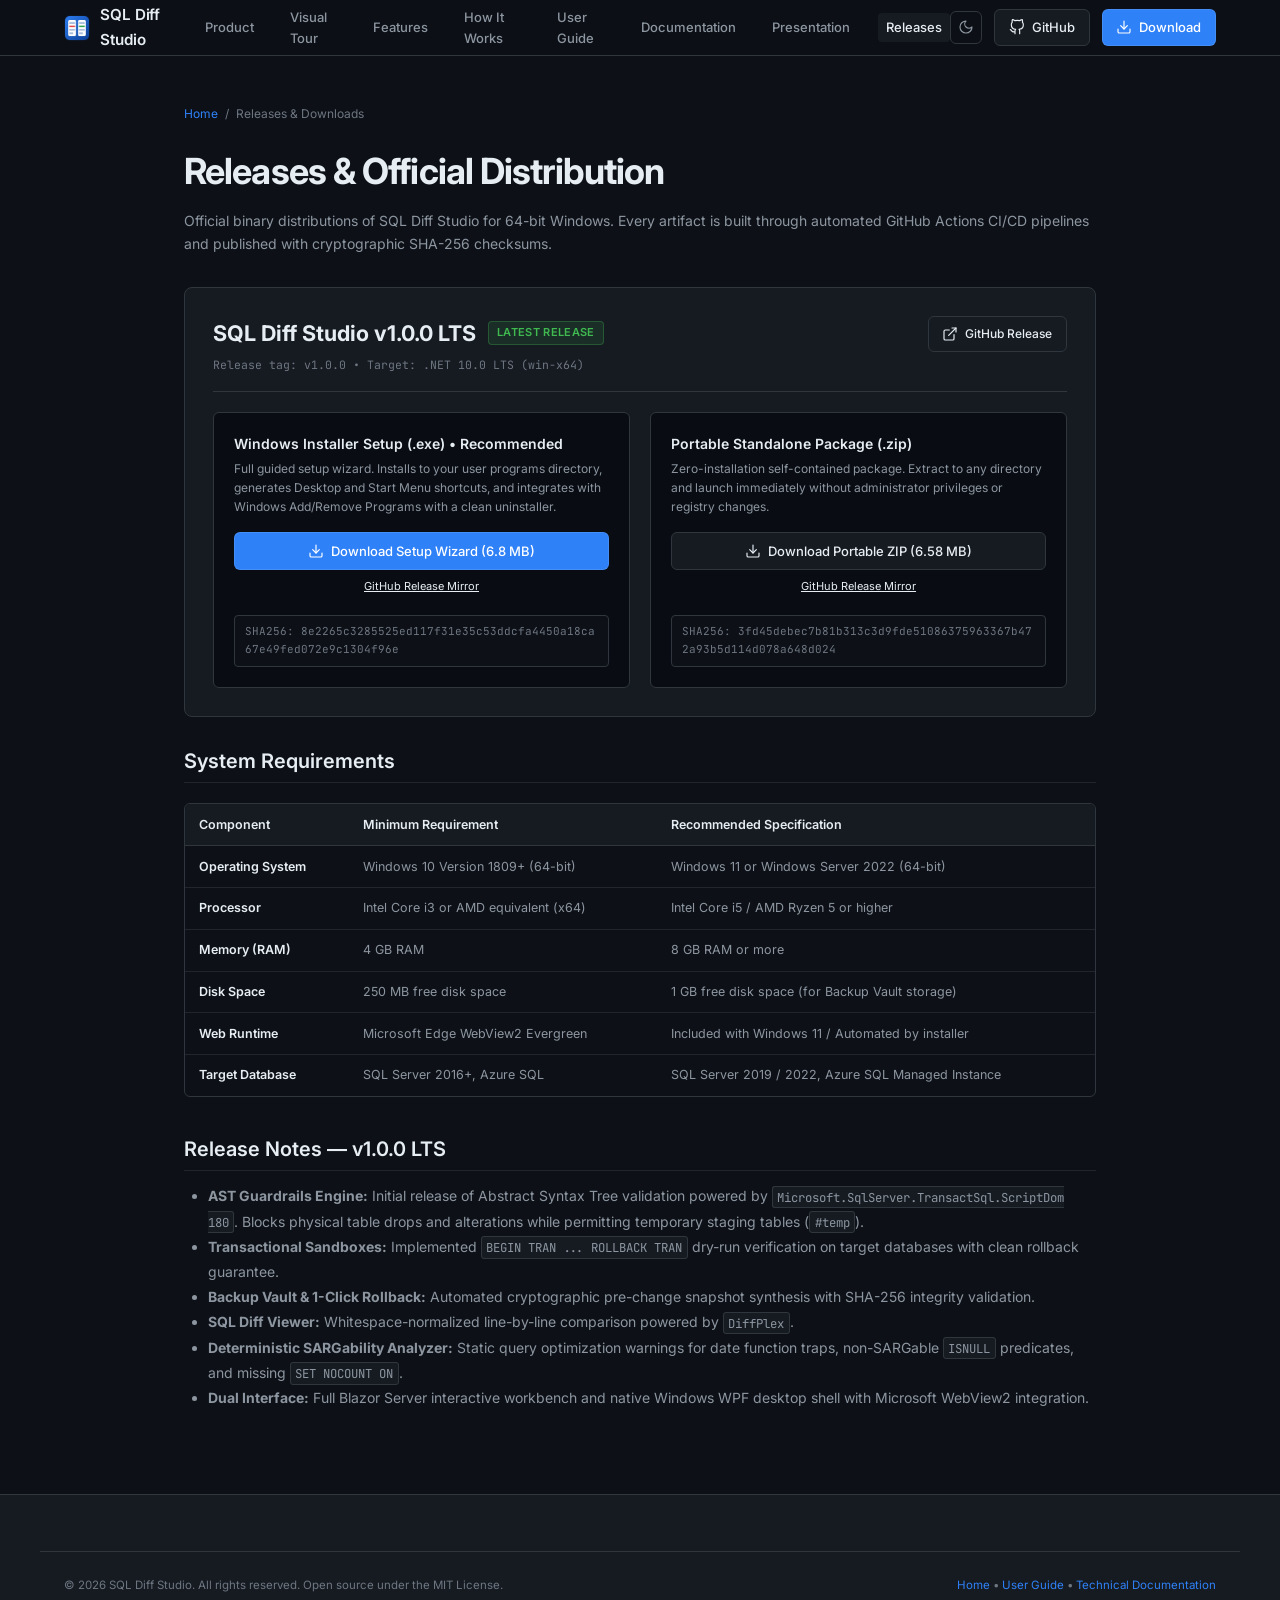
<file: releases.html>
﻿<!DOCTYPE html>
<html lang="en" data-theme="dark">
<head>
    <meta charset="UTF-8">
    <meta name="viewport" content="width=device-width, initial-scale=1.0">
    <title>SQL Diff Studio — Releases & Downloads</title>
    <meta name="description" content="Download official releases of SQL Diff Studio for 64-bit Windows environments. Verified Windows installer and portable packages.">
        <link rel="icon" type="image/x-icon" href="favicon.ico">
    <link rel="icon" type="image/png" href="assets/img/app-logo.png">
    <link rel="stylesheet" href="styles.css">
    <link rel="preconnect" href="https://fonts.googleapis.com">
    <link rel="preconnect" href="https://fonts.gstatic.com" crossorigin>
    <link href="https://fonts.googleapis.com/css2?family=Inter:wght@400;500;600;700&family=JetBrains+Mono:wght@400;500;600&display=swap" rel="stylesheet">
</head>
<body>

    <!-- Header Navigation -->
    <header class="navbar">
        <div class="container nav-container">
            <a href="index.html" class="nav-brand">
                                <img src="assets/img/app-logo.png" alt="SQL Diff Studio Logo" class="nav-brand-logo">
                <span>SQL Diff Studio</span>
            </a>

            <nav class="nav-links">
                <a href="index.html#overview" class="nav-link">Product</a>
                <a href="index.html#screenshots" class="nav-link">Visual Tour</a>
                <a href="index.html#features" class="nav-link">Features</a>
                <a href="index.html#workflow" class="nav-link">How It Works</a>
                <a href="user-guide.html" class="nav-link">User Guide</a>
                <a href="docs.html" class="nav-link">Documentation</a>
                <a href="presentation.html" class="nav-link">Presentation</a>
                <a href="releases.html" class="nav-link active">Releases</a>
            </nav>

            <div class="nav-actions">
                <button id="themeToggle" class="btn btn-icon" aria-label="Toggle theme">
                    <svg class="icon theme-icon-dark" viewBox="0 0 24 24"><path d="M12 3a6 6 0 0 0 9 9 9 9 0 1 1-9-9Z"/></svg>
                    <svg class="icon theme-icon-light" style="display: none;" viewBox="0 0 24 24"><circle cx="12" cy="12" r="4"/><path d="M12 2v2M12 20v2M4.93 4.93l1.41 1.41M17.66 17.66l1.41 1.41M2 12h2M20 12h2M6.34 17.66l-1.41 1.41M19.07 4.93l-1.41 1.41"/></svg>
                </button>
                <a href="https://github.com/vishal-07-prajapati/safedeploy-studio" target="_blank" rel="noopener noreferrer" class="btn btn-secondary">
                    <svg class="icon" viewBox="0 0 24 24"><path d="M9 19c-5 1.5-5-2.5-7-3m14 6v-3.87a3.37 3.37 0 0 0-.94-2.61c3.14-.35 6.44-1.54 6.44-7A5.44 5.44 0 0 0 20 4.77 5.07 5.07 0 0 0 19.91 1S18.73.65 16 2.48a13.38 13.38 0 0 0-7 0C6.27.65 5.09 1 5.09 1A5.07 5.07 0 0 0 5 4.77a5.44 5.44 0 0 0-1.5 3.78c0 5.42 3.3 6.61 6.44 7A3.37 3.37 0 0 0 9 18.13V22"/></svg>
                    <span>GitHub</span>
                </a>
                <a href="#downloads" class="btn btn-primary">
                    <svg class="icon" viewBox="0 0 24 24"><path d="M21 15v4a2 2 0 0 1-2 2H5a2 2 0 0 1-2-2v-4"/><polyline points="7 10 12 15 17 10"/><line x1="12" y1="15" x2="12" y2="3"/></svg>
                    <span>Download</span>
                </a>
                <button id="navToggle" class="nav-toggle" aria-label="Open menu">
                    <svg class="icon" viewBox="0 0 24 24"><line x1="3" y1="6" x2="21" y2="6"/><line x1="3" y1="12" x2="21" y2="12"/><line x1="3" y1="18" x2="21" y2="18"/></svg>
                </button>
            </div>
        </div>
        </header>

    <!-- Mobile Navigation Drawer -->
    <div id="mobileNav" class="mobile-nav">
        <a href="index.html#features" class="nav-link">Features</a>
        <a href="index.html#workflow" class="nav-link">Workflow</a>
        <a href="user-guide.html" class="nav-link">User Guide</a>
        <a href="docs.html" class="nav-link">Documentation</a>
        <a href="presentation.html" class="nav-link">Presentation</a>
        <a href="releases.html" class="nav-link">Releases</a>
        <div class="mobile-nav-actions">
            <a href="downloads/SqlDiffStudio-Setup.exe" class="btn btn-primary" style="flex:1;justify-content:center;">Download Installer</a>
            <a href="https://github.com/vishal-07-prajapati/safedeploy-studio" target="_blank" rel="noopener noreferrer" class="btn btn-secondary">GitHub</a>
        </div>
    </div>

    <!-- Main Container -->
    <div class="container" style="padding: 3rem 1.5rem; max-width: 960px;">
        <div class="breadcrumbs">
            <a href="index.html">Home</a>
            <span>/</span>
            <span>Releases & Downloads</span>
        </div>

        <h1 class="article-title" style="font-size: 2.25rem;">Releases & Official Distribution</h1>
        <p class="article-p" style="margin-bottom: 2rem;">
            Official binary distributions of SQL Diff Studio for 64-bit Windows. Every artifact is built through automated GitHub Actions CI/CD pipelines and published with cryptographic SHA-256 checksums.
        </p>

        <!-- Current Release Card -->
        <div id="downloads" class="release-card">
            <div class="release-header">
                <div>
                    <div style="display: flex; align-items: center; gap: 0.75rem; margin-bottom: 0.35rem;">
                        <span class="release-version">SQL Diff Studio v1.0.0 LTS</span>
                        <span class="badge badge-success">Latest Release</span>
                    </div>
                    <div class="release-tag">Release tag: v1.0.0 &bull; Target: .NET 10.0 LTS (win-x64)</div>
                </div>
                <a href="https://github.com/vishal-07-prajapati/safedeploy-studio/releases/tag/v1.0.0" target="_blank" rel="noopener noreferrer" class="btn btn-secondary" style="font-size: 12px;">
                    <svg class="icon" viewBox="0 0 24 24"><path d="M18 13v6a2 2 0 0 1-2 2H5a2 2 0 0 1-2-2V8a2 2 0 0 1 2-2h6"/><polyline points="15 3 21 3 21 9"/><line x1="10" y1="14" x2="21" y2="3"/></svg>
                    <span>GitHub Release</span>
                </a>
            </div>

            <div class="download-grid">
                <!-- Windows Installer Setup Wizard Card -->
                <div class="download-item">
                    <div class="download-title">Windows Installer Setup (.exe) &bull; Recommended</div>
                    <p class="download-desc">
                        Full guided setup wizard. Installs to your user programs directory, generates Desktop and Start Menu shortcuts, and integrates with Windows Add/Remove Programs with a clean uninstaller.
                    </p>
                    <a href="downloads/SqlDiffStudio-Setup.exe" download="SqlDiffStudio-Setup.exe" class="btn btn-primary" style="justify-content: center; margin-bottom: 0.5rem;">
                        <svg class="icon" viewBox="0 0 24 24"><path d="M21 15v4a2 2 0 0 1-2 2H5a2 2 0 0 1-2-2v-4"/><polyline points="7 10 12 15 17 10"/><line x1="12" y1="15" x2="12" y2="3"/></svg>
                        <span>Download Setup Wizard (6.8 MB)</span>
                    </a>
                    <div style="display: flex; gap: 0.5rem; justify-content: center; margin-bottom: 0.5rem;">
                        <a href="https://github.com/vishal-07-prajapati/safedeploy-studio/releases/download/v1.0.0/SqlDiffStudio-Setup.exe" target="_blank" rel="noopener noreferrer" style="font-size: 11px; color: var(--color-accent-fg); text-decoration: underline;">
                            GitHub Release Mirror
                        </a>
                    </div>
                    <div class="checksum-box">
                        <span>SHA256: 8e2265c3285525ed117f31e35c53ddcfa4450a18ca67e49fed072e9c1304f96e</span>
                    </div>
                </div>

                <!-- Portable Zip Card -->
                <div class="download-item">
                    <div class="download-title">Portable Standalone Package (.zip)</div>
                    <p class="download-desc">
                        Zero-installation self-contained package. Extract to any directory and launch immediately without administrator privileges or registry changes.
                    </p>
                    <a href="downloads/SqlDiffStudio-v1.0.0-win-x64.zip" download="SqlDiffStudio-v1.0.0-win-x64.zip" class="btn btn-secondary" style="justify-content: center; margin-bottom: 0.5rem;">
                        <svg class="icon" viewBox="0 0 24 24"><path d="M21 15v4a2 2 0 0 1-2 2H5a2 2 0 0 1-2-2v-4"/><polyline points="7 10 12 15 17 10"/><line x1="12" y1="15" x2="12" y2="3"/></svg>
                        <span>Download Portable ZIP (6.58 MB)</span>
                    </a>
                    <div style="display: flex; gap: 0.5rem; justify-content: center; margin-bottom: 0.5rem;">
                        <a href="https://github.com/vishal-07-prajapati/safedeploy-studio/releases/download/v1.0.0/SqlDiffStudio-v1.0.0-win-x64.zip" target="_blank" rel="noopener noreferrer" style="font-size: 11px; color: var(--color-accent-fg); text-decoration: underline;">
                            GitHub Release Mirror
                        </a>
                    </div>
                    <div class="checksum-box">
                        <span>SHA256: 3fd45debec7b81b313c3d9fde51086375963367b472a93b5d114d078a648d024</span>
                    </div>
                </div>
            </div>
        </div>

        <!-- System Requirements -->
        <section class="article-section">
            <h2 class="article-h2">System Requirements</h2>
            <div class="table-wrapper">
                <table class="spec-table">
                    <thead>
                        <tr>
                            <th>Component</th>
                            <th>Minimum Requirement</th>
                            <th>Recommended Specification</th>
                        </tr>
                    </thead>
                    <tbody>
                        <tr>
                            <td style="font-weight: 600; color: var(--color-fg-default);">Operating System</td>
                            <td>Windows 10 Version 1809+ (64-bit)</td>
                            <td>Windows 11 or Windows Server 2022 (64-bit)</td>
                        </tr>
                        <tr>
                            <td style="font-weight: 600; color: var(--color-fg-default);">Processor</td>
                            <td>Intel Core i3 or AMD equivalent (x64)</td>
                            <td>Intel Core i5 / AMD Ryzen 5 or higher</td>
                        </tr>
                        <tr>
                            <td style="font-weight: 600; color: var(--color-fg-default);">Memory (RAM)</td>
                            <td>4 GB RAM</td>
                            <td>8 GB RAM or more</td>
                        </tr>
                        <tr>
                            <td style="font-weight: 600; color: var(--color-fg-default);">Disk Space</td>
                            <td>250 MB free disk space</td>
                            <td>1 GB free disk space (for Backup Vault storage)</td>
                        </tr>
                        <tr>
                            <td style="font-weight: 600; color: var(--color-fg-default);">Web Runtime</td>
                            <td>Microsoft Edge WebView2 Evergreen</td>
                            <td>Included with Windows 11 / Automated by installer</td>
                        </tr>
                        <tr>
                            <td style="font-weight: 600; color: var(--color-fg-default);">Target Database</td>
                            <td>SQL Server 2016+, Azure SQL</td>
                            <td>SQL Server 2019 / 2022, Azure SQL Managed Instance</td>
                        </tr>
                    </tbody>
                </table>
            </div>
        </section>

        <!-- Release Notes Section -->
        <section class="article-section">
            <h2 class="article-h2">Release Notes — v1.0.0 LTS</h2>
            <ul style="margin-left: 1.5rem; color: var(--color-fg-muted); line-height: 1.8; margin-bottom: 1.5rem;">
                <li><strong>AST Guardrails Engine:</strong> Initial release of Abstract Syntax Tree validation powered by <code>Microsoft.SqlServer.TransactSql.ScriptDom 180</code>. Blocks physical table drops and alterations while permitting temporary staging tables (<code>#temp</code>).</li>
                <li><strong>Transactional Sandboxes:</strong> Implemented <code>BEGIN TRAN ... ROLLBACK TRAN</code> dry-run verification on target databases with clean rollback guarantee.</li>
                <li><strong>Backup Vault & 1-Click Rollback:</strong> Automated cryptographic pre-change snapshot synthesis with SHA-256 integrity validation.</li>
                <li><strong>SQL Diff Viewer:</strong> Whitespace-normalized line-by-line comparison powered by <code>DiffPlex</code>.</li>
                <li><strong>Deterministic SARGability Analyzer:</strong> Static query optimization warnings for date function traps, non-SARGable <code>ISNULL</code> predicates, and missing <code>SET NOCOUNT ON</code>.</li>
                <li><strong>Dual Interface:</strong> Full Blazor Server interactive workbench and native Windows WPF desktop shell with Microsoft WebView2 integration.</li>
            </ul>
        </section>
    </div>

    <!-- Footer -->
    <footer class="footer">
        <div class="container footer-bottom">
            <span>&copy; 2026 SQL Diff Studio. All rights reserved. Open source under the MIT License.</span>
            <span><a href="index.html">Home</a> &bull; <a href="user-guide.html">User Guide</a> &bull; <a href="docs.html">Technical Documentation</a></span>
        </div>
    </footer>

    <script src="app.js"></script>
</body>
</html>
</file>
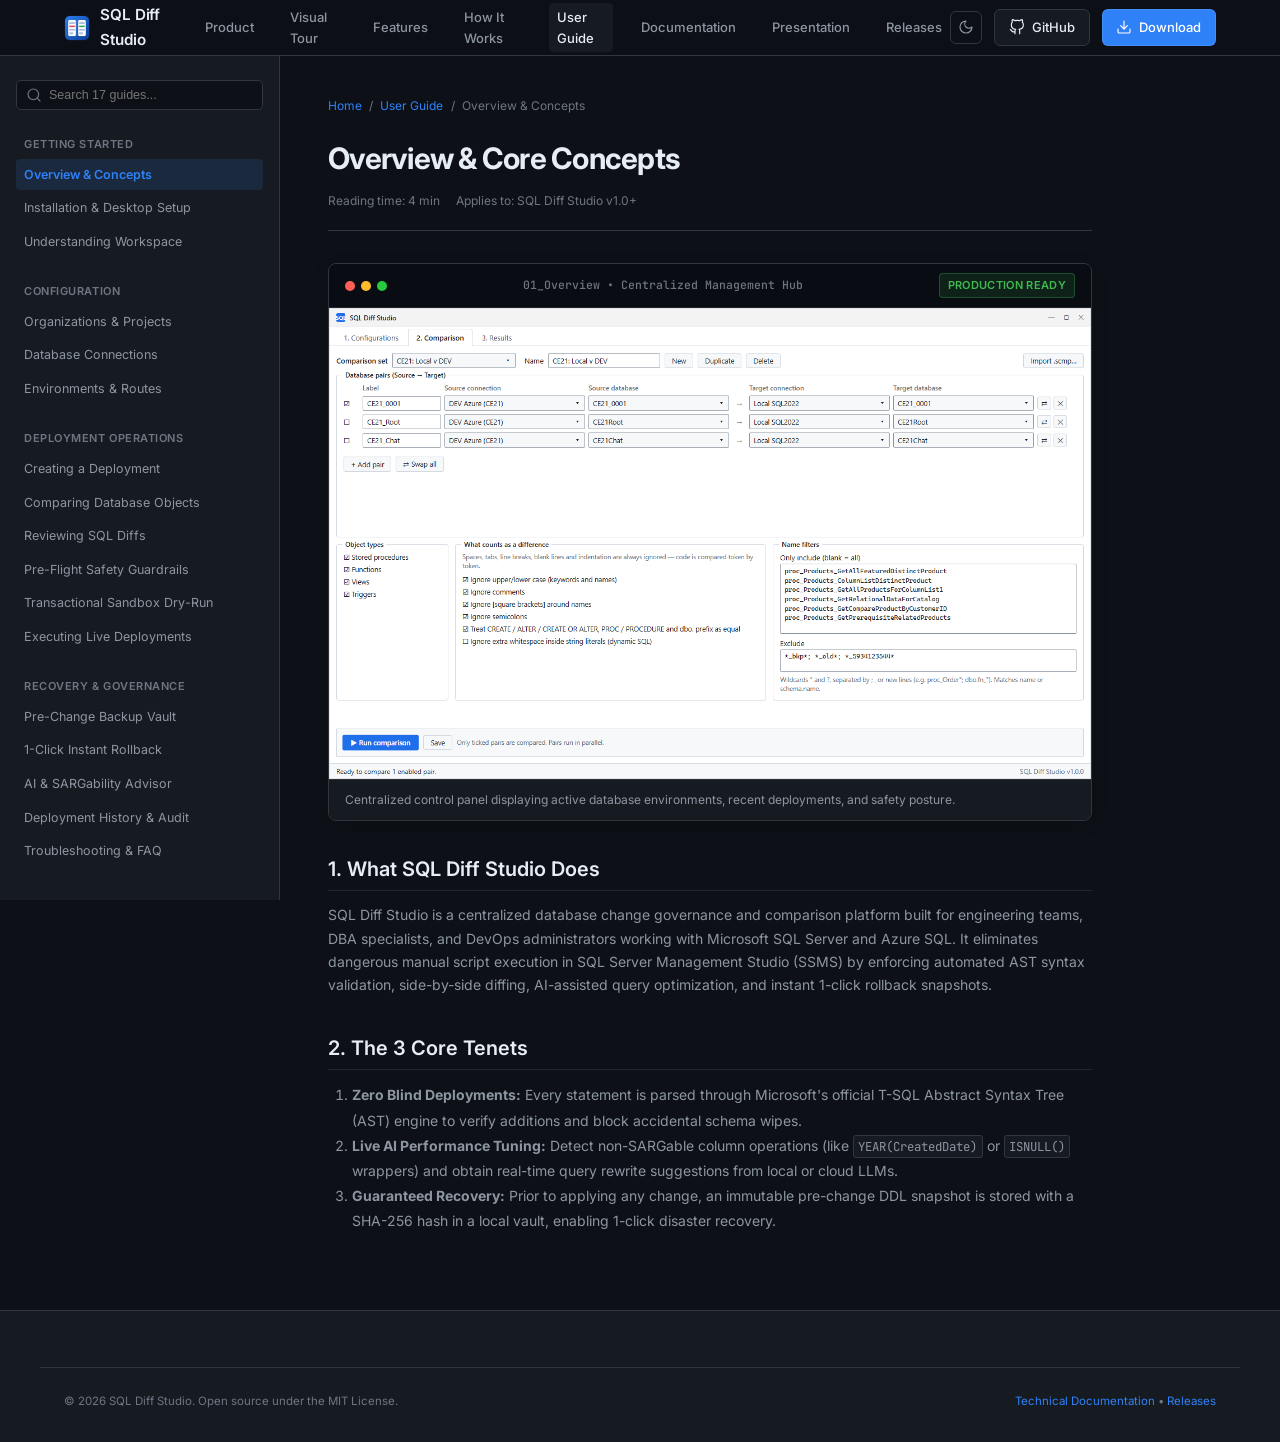
<file: user-guide.html>
﻿<!DOCTYPE html>
<html lang="en" data-theme="dark">
<head>
    <meta charset="UTF-8">
    <meta name="viewport" content="width=device-width, initial-scale=1.0">
    <title>SQL Diff Studio — Comprehensive User Guide &amp; Operational Manual</title>
    <meta name="description" content="Official User Guide for SQL Diff Studio. Complete visual walkthroughs for database comparison, multi-SP filtering, guardrails, AI query tuning, token budget management, and 1-click rollback.">
        <link rel="icon" type="image/x-icon" href="favicon.ico">
    <link rel="icon" type="image/png" href="assets/img/app-logo.png">
    <link rel="stylesheet" href="styles.css">
    <link rel="preconnect" href="https://fonts.googleapis.com">
    <link rel="preconnect" href="https://fonts.gstatic.com" crossorigin>
    <link href="https://fonts.googleapis.com/css2?family=Inter:wght@400;500;600;700&family=JetBrains+Mono:wght@400;500;600&display=swap" rel="stylesheet">
</head>
<body>

    <!-- Header Navigation -->
    <header class="navbar">
        <div class="container nav-container">
            <a href="index.html" class="nav-brand">
                                <img src="assets/img/app-logo.png" alt="SQL Diff Studio Logo" class="nav-brand-logo">
                <span>SQL Diff Studio</span>
            </a>

            <nav class="nav-links">
                <a href="index.html#overview" class="nav-link">Product</a>
                <a href="index.html#screenshots" class="nav-link">Visual Tour</a>
                <a href="index.html#features" class="nav-link">Features</a>
                <a href="index.html#workflow" class="nav-link">How It Works</a>
                <a href="user-guide.html" class="nav-link active">User Guide</a>
                <a href="docs.html" class="nav-link">Documentation</a>
                <a href="presentation.html" class="nav-link">Presentation</a>
                <a href="releases.html" class="nav-link">Releases</a>
            </nav>

            <div class="nav-actions">
                <button id="themeToggle" class="btn btn-icon" aria-label="Toggle theme">
                    <svg class="icon theme-icon-dark" viewBox="0 0 24 24"><path d="M12 3a6 6 0 0 0 9 9 9 9 0 1 1-9-9Z"/></svg>
                    <svg class="icon theme-icon-light" style="display: none;" viewBox="0 0 24 24"><circle cx="12" cy="12" r="4"/><path d="M12 2v2M12 20v2M4.93 4.93l1.41 1.41M17.66 17.66l1.41 1.41M2 12h2M20 12h2M6.34 17.66l-1.41 1.41M19.07 4.93l-1.41 1.41"/></svg>
                </button>
                <a href="https://github.com/vishal-07-prajapati/safedeploy-studio" target="_blank" rel="noopener noreferrer" class="btn btn-secondary">
                    <svg class="icon" viewBox="0 0 24 24"><path d="M9 19c-5 1.5-5-2.5-7-3m14 6v-3.87a3.37 3.37 0 0 0-.94-2.61c3.14-.35 6.44-1.54 6.44-7A5.44 5.44 0 0 0 20 4.77 5.07 5.07 0 0 0 19.91 1S18.73.65 16 2.48a13.38 13.38 0 0 0-7 0C6.27.65 5.09 1 5.09 1A5.07 5.07 0 0 0 5 4.77a5.44 5.44 0 0 0-1.5 3.78c0 5.42 3.3 6.61 6.44 7A3.37 3.37 0 0 0 9 18.13V22"/></svg>
                    <span>GitHub</span>
                </a>
                <a href="releases.html" class="btn btn-primary">
                    <svg class="icon" viewBox="0 0 24 24"><path d="M21 15v4a2 2 0 0 1-2 2H5a2 2 0 0 1-2-2v-4"/><polyline points="7 10 12 15 17 10"/><line x1="12" y1="15" x2="12" y2="3"/></svg>
                    <span>Download</span>
                </a>
                <button id="navToggle" class="nav-toggle" aria-label="Open menu">
                    <svg class="icon" viewBox="0 0 24 24"><line x1="3" y1="6" x2="21" y2="6"/><line x1="3" y1="12" x2="21" y2="12"/><line x1="3" y1="18" x2="21" y2="18"/></svg>
                </button>
            </div>
        </div>
        </header>

    <!-- Mobile Navigation Drawer -->
    <div id="mobileNav" class="mobile-nav">
        <a href="index.html#features" class="nav-link">Features</a>
        <a href="index.html#workflow" class="nav-link">Workflow</a>
        <a href="user-guide.html" class="nav-link">User Guide</a>
        <a href="docs.html" class="nav-link">Documentation</a>
        <a href="presentation.html" class="nav-link">Presentation</a>
        <a href="releases.html" class="nav-link">Releases</a>
        <div class="mobile-nav-actions">
            <a href="downloads/SqlDiffStudio-Setup.exe" class="btn btn-primary" style="flex:1;justify-content:center;">Download Installer</a>
            <a href="https://github.com/vishal-07-prajapati/safedeploy-studio" target="_blank" rel="noopener noreferrer" class="btn btn-secondary">GitHub</a>
        </div>
    </div>

    <!-- Two-Column User Guide Documentation Layout -->
    <div class="docs-layout">
        <!-- Sidebar Navigation -->
        <aside class="docs-sidebar">
            <div class="docs-search">
                <svg class="icon docs-search-icon" viewBox="0 0 24 24"><circle cx="11" cy="11" r="8"/><line x1="21" y1="21" x2="16.65" y2="16.65"/></svg>
                <input type="text" id="guideSearchInput" class="docs-search-input" placeholder="Search 17 guides..." aria-label="Search user guide">
            </div>

            <div id="guideNavList">
                <div class="docs-nav-group">
                    <div class="docs-group-title">Getting Started</div>
                    <div class="docs-nav-item active" data-article="getting-started">Overview &amp; Concepts</div>
                    <div class="docs-nav-item" data-article="installation">Installation &amp; Desktop Setup</div>
                    <div class="docs-nav-item" data-article="workspace">Understanding Workspace</div>
                </div>

                <div class="docs-nav-group">
                    <div class="docs-group-title">Configuration</div>
                    <div class="docs-nav-item" data-article="organizations-projects">Organizations &amp; Projects</div>
                    <div class="docs-nav-item" data-article="database-connections">Database Connections</div>
                    <div class="docs-nav-item" data-article="environment-setup">Environments &amp; Routes</div>
                </div>

                <div class="docs-nav-group">
                    <div class="docs-group-title">Deployment Operations</div>
                    <div class="docs-nav-item" data-article="creating-deployment">Creating a Deployment</div>
                    <div class="docs-nav-item" data-article="comparing-changes">Comparing Database Objects</div>
                    <div class="docs-nav-item" data-article="reviewing-diff">Reviewing SQL Diffs</div>
                    <div class="docs-nav-item" data-article="guardrails">Pre-Flight Safety Guardrails</div>
                    <div class="docs-nav-item" data-article="dry-run">Transactional Sandbox Dry-Run</div>
                    <div class="docs-nav-item" data-article="executing-deployment">Executing Live Deployments</div>
                </div>

                <div class="docs-nav-group">
                    <div class="docs-group-title">Recovery &amp; Governance</div>
                    <div class="docs-nav-item" data-article="backup-vault">Pre-Change Backup Vault</div>
                    <div class="docs-nav-item" data-article="rollback">1-Click Instant Rollback</div>
                    <div class="docs-nav-item" data-article="sargability">AI &amp; SARGability Advisor</div>
                    <div class="docs-nav-item" data-article="audit-logs">Deployment History &amp; Audit</div>
                    <div class="docs-nav-item" data-article="troubleshooting">Troubleshooting &amp; FAQ</div>
                </div>
            </div>
        </aside>

        <!-- Main Content Article Container -->
        <main class="docs-content">
            <div class="breadcrumbs">
                <a href="index.html">Home</a>
                <span>/</span>
                <a href="user-guide.html">User Guide</a>
                <span>/</span>
                <span id="breadcrumbCurrent">Overview &amp; Concepts</span>
            </div>

            <!-- ================= ARTICLE 1: GETTING STARTED ================= -->
            <article id="art-getting-started" class="guide-article">
                <h1 class="article-title">Overview &amp; Core Concepts</h1>
                <div class="article-meta">
                    <span>Reading time: 4 min</span>
                    <span>Applies to: SQL Diff Studio v1.0+</span>
                </div>

                <div class="screenshot-container">
                    <div class="screenshot-header">
                        <div class="screenshot-dots">
                            <div class="screenshot-dot dot-red"></div>
                            <div class="screenshot-dot dot-yellow"></div>
                            <div class="screenshot-dot dot-green"></div>
                        </div>
                        <span class="screenshot-title">01_Overview &bull; Centralized Management Hub</span>
                        <span class="badge badge-success">Production Ready</span>
                    </div>
                    <img src="assets/img/sds_02_comparison.png" alt="SQL Diff Studio Overview Dashboard" class="screenshot-img" />
                    <div class="screenshot-caption">
                        <span>Centralized control panel displaying active database environments, recent deployments, and safety posture.</span>
                    </div>
                </div>

                <div class="article-section">
                    <h2 class="article-h2">1. What SQL Diff Studio Does</h2>
                    <p class="article-p">
                        SQL Diff Studio is a centralized database change governance and comparison platform built for engineering teams, DBA specialists, and DevOps administrators working with Microsoft SQL Server and Azure SQL. It eliminates dangerous manual script execution in SQL Server Management Studio (SSMS) by enforcing automated AST syntax validation, side-by-side diffing, AI-assisted query optimization, and instant 1-click rollback snapshots.
                    </p>
                </div>

                <div class="article-section">
                    <h2 class="article-h2">2. The 3 Core Tenets</h2>
                    <ol style="margin-left: 1.5rem; color: var(--color-fg-muted); margin-bottom: 1rem; line-height: 1.8;">
                        <li><strong>Zero Blind Deployments:</strong> Every statement is parsed through Microsoft's official T-SQL Abstract Syntax Tree (AST) engine to verify additions and block accidental schema wipes.</li>
                        <li><strong>Live AI Performance Tuning:</strong> Detect non-SARGable column operations (like <code>YEAR(CreatedDate)</code> or <code>ISNULL()</code> wrappers) and obtain real-time query rewrite suggestions from local or cloud LLMs.</li>
                        <li><strong>Guaranteed Recovery:</strong> Prior to applying any change, an immutable pre-change DDL snapshot is stored with a SHA-256 hash in a local vault, enabling 1-click disaster recovery.</li>
                    </ol>
                </div>
            </article>

            <!-- ================= ARTICLE 2: INSTALLATION ================= -->
            <article id="art-installation" class="guide-article" style="display: none;">
                <h1 class="article-title">Installation &amp; Desktop Setup</h1>
                <div class="article-meta">
                    <span>Reading time: 3 min</span>
                    <span>Platform: Windows 10 / 11 / Server 2019+ (x64)</span>
                </div>

                <div class="screenshot-container">
                    <div class="screenshot-header">
                        <div class="screenshot-dots">
                            <div class="screenshot-dot dot-red"></div>
                            <div class="screenshot-dot dot-yellow"></div>
                            <div class="screenshot-dot dot-green"></div>
                        </div>
                        <span class="screenshot-title">02_Welcome &bull; Clean Desktop Client Launch</span>
                    </div>
                    <img src="assets/img/sds_01_configurations.png" alt="Desktop client welcome screen" class="screenshot-img" />
                    <div class="screenshot-caption">
                        <span>High-performance desktop client engineered with native .NET 8 / 10 and Microsoft WebView2.</span>
                    </div>
                </div>

                <div class="article-section">
                    <h2 class="article-h2">1. Distribution Formats</h2>
                    <p class="article-p">
                        SQL Diff Studio is provided in two ready-to-run release channels from the <a href="releases.html">Releases</a> portal:
                    </p>
                    <ul style="margin-left: 1.5rem; color: var(--color-fg-muted); margin-bottom: 1rem; line-height: 1.8;">
                        <li><strong>Windows Setup Wizard (<code>SqlDiffStudio-Setup.exe</code>):</strong> Guided setup wizard (6.8 MB) that installs to your local programs folder, creates Desktop &amp; Start Menu shortcuts, and registers in Windows Add/Remove Programs.</li>
                        <li><strong>Portable Standalone Package (<code>SqlDiffStudio-v1.0.0-win-x64.zip</code>):</strong> Lightweight 6.58 MB zip archive. Extract anywhere and launch immediately with zero admin rights or registry requirements.</li>
                    </ul>
                </div>

                <div class="article-section">
                    <h2 class="article-h2">2. Verifying Installation Integrity</h2>
                    <div class="code-block">Get-FileHash -Algorithm SHA256 .\publish\SqlDiffStudio.exe</div>
                    <p class="article-p" style="margin-top: 0.5rem;">
                        Verify that the SHA-256 hash matches the release catalog before running on production jump boxes.
                    </p>
                </div>
            </article>

            <!-- ================= ARTICLE 3: WORKSPACE ================= -->
            <article id="art-workspace" class="guide-article" style="display: none;">
                <h1 class="article-title">Understanding the Workspace</h1>
                <div class="article-meta">
                    <span>Reading time: 3 min</span>
                    <span>Component: UI Shell &amp; Tabbed Workflow</span>
                </div>

                <div class="screenshot-container">
                    <div class="screenshot-header">
                        <div class="screenshot-dots">
                            <div class="screenshot-dot dot-red"></div>
                            <div class="screenshot-dot dot-yellow"></div>
                            <div class="screenshot-dot dot-green"></div>
                        </div>
                        <span class="screenshot-title">03_Workspace &bull; Streamlined Navigation</span>
                    </div>
                    <img src="assets/img/sds_02_comparison.png" alt="SQL Diff Studio Workspace Shell" class="screenshot-img" />
                    <div class="screenshot-caption">
                        <span>Compact navigation shell with collapsible navigation and quick-switch tabs.</span>
                    </div>
                </div>

                <div class="article-section">
                    <h2 class="article-h2">Workspace Primary Sections</h2>
                    <div class="table-wrapper">
                        <table class="spec-table">
                            <thead>
                                <tr>
                                    <th>Tab / Zone</th>
                                    <th>Purpose</th>
                                    <th>Key Capabilities</th>
                                </tr>
                            </thead>
                            <tbody>
                                <tr>
                                    <td><strong>1. Configurations</strong></td>
                                    <td>Connection profiles &amp; AI settings</td>
                                    <td>Server profiles, password encryption, LLM endpoint URL, masked API keys, live token budget meter.</td>
                                </tr>
                                <tr>
                                    <td><strong>2. Comparison Setup</strong></td>
                                    <td>Scope definition &amp; filtering</td>
                                    <td>Pair mapping, multi-SP filter box, exclude version patterns, schema object type toggles.</td>
                                </tr>
                                <tr>
                                    <td><strong>3. Review Differences</strong></td>
                                    <td>Inspection &amp; deployment</td>
                                    <td>Side-by-side diffing, copy buttons, AI suggestions drawer, apply to target DB button.</td>
                                </tr>
                            </tbody>
                        </table>
                    </div>
                </div>
            </article>

            <!-- ================= ARTICLE 4: ORGANIZATIONS & PROJECTS ================= -->
            <article id="art-organizations-projects" class="guide-article" style="display: none;">
                <h1 class="article-title">Organizations &amp; Project Workspaces</h1>
                <div class="article-meta">
                    <span>Reading time: 3 min</span>
                    <span>Governance: Multi-Tenant Boundary Isolation</span>
                </div>

                <div class="screenshot-container">
                    <div class="screenshot-header">
                        <div class="screenshot-dots">
                            <div class="screenshot-dot dot-red"></div>
                            <div class="screenshot-dot dot-yellow"></div>
                            <div class="screenshot-dot dot-green"></div>
                        </div>
                        <span class="screenshot-title">04_Projects &bull; Multi-Tenant Schema Boundaries</span>
                    </div>
                    <img src="assets/img/sds_02_comparison.png" alt="Projects and Environments Management" class="screenshot-img" />
                    <div class="screenshot-caption">
                        <span>Group client databases, microservice schemas, and staging instances into isolated project workspaces.</span>
                    </div>
                </div>

                <div class="article-section">
                    <h2 class="article-h2">1. Multi-Tenant Project Isolation</h2>
                    <p class="article-p">
                        In enterprise architectures (e.g. CE21 Multi-Tenant databases such as <code>CE21_0001</code>, <code>CE21_0002</code>, ..., <code>CE21_0045</code>), database configurations are mapped within project profiles so developers cannot accidentally execute changes across unauthorized tenant environments.
                    </p>
                </div>
            </article>

            <!-- ================= ARTICLE 5: DATABASE CONNECTIONS ================= -->
            <article id="art-database-connections" class="guide-article" style="display: none;">
                <h1 class="article-title">Database Connections &amp; Configurations</h1>
                <div class="article-meta">
                    <span>Reading time: 5 min</span>
                    <span>Security: DPAPI Secret Encryption &amp; Live Quota Meter</span>
                </div>

                <div class="screenshot-container">
                    <div class="screenshot-header">
                        <div class="screenshot-dots">
                            <div class="screenshot-dot dot-red"></div>
                            <div class="screenshot-dot dot-yellow"></div>
                            <div class="screenshot-dot dot-green"></div>
                        </div>
                        <span class="screenshot-title">05_Connections &bull; Active Server Handshake &amp; Auth</span>
                    </div>
                    <img src="assets/img/sds_01_configurations.png" alt="Database Connection Configuration" class="screenshot-img" />
                    <div class="screenshot-caption">
                        <span>Configured connection profiles supporting Windows Authentication, SQL Server Authentication, and Azure AD.</span>
                    </div>
                </div>

                <div class="article-section">
                    <h2 class="article-h2">1. Configuring Server Endpoints</h2>
                    <p class="article-p">
                        In the <strong>1. Configurations</strong> tab, you can register and duplicate connection profiles. Enter your SQL Server hostname or IP address (e.g., <code>192.168.0.10\SQL2022</code> or <code>dev-ce21.database.windows.net</code>).
                    </p>
                    <p class="article-p">
                        Passwords are never stored in plain text. Windows Data Protection API (DPAPI) encrypts credentials using the local Windows user master key.
                    </p>
                </div>

                <div class="article-section">
                    <h2 class="article-h2">2. AI Performance Advisor Settings</h2>
                    <div class="screenshot-container">
                        <div class="screenshot-header">
                            <div class="screenshot-dots">
                                <div class="screenshot-dot dot-red"></div>
                                <div class="screenshot-dot dot-yellow"></div>
                                <div class="screenshot-dot dot-green"></div>
                            </div>
                            <span class="screenshot-title">AI_Settings &bull; Protected Keys &amp; Live Rate-Limit Quota Meter</span>
                        </div>
                        <img src="assets/img/sds_01_configurations.png" alt="AI Performance Advisor Settings in SqlDiffStudio" class="screenshot-img" />
                        <div class="screenshot-caption">
                            <span>API key masked by default with bullet protection, reveal toggle, and one-click connection test button.</span>
                        </div>
                    </div>

                    <p class="article-p">
                        SQL Diff Studio integrates with any OpenAI-compatible LLM endpoint (e.g., Groq, Azure OpenAI, Ollama, vLLM):
                    </p>
                    <ul style="margin-left: 1.5rem; color: var(--color-fg-muted); margin-bottom: 1rem; line-height: 1.8;">
                        <li><strong>Endpoint URL:</strong> Enter the chat completion URL (e.g., <code>https://api.groq.com/openai/v1/chat/completions</code>).</li>
                        <li><strong>Model Identifier:</strong> Set your model of choice (e.g., <code>qwen/qwen3.8-27b</code> or <code>llama-3.3-70b-versatile</code>).</li>
                        <li><strong>Protected API Key:</strong> Rendered in a secure <code>PasswordBox</code> with bullets (<code>••••••••</code>). Click <code>[ 👁 Show / 🙈 Hide ]</code> to reveal the plaintext key. Keys are encrypted with Windows DPAPI before being saved to local settings.</li>
                        <li><strong>Connection Test &amp; Live Quota Card:</strong> Click <code>[ ⚡ Test AI Connection ]</code> to verify the API key, view latency in milliseconds, and display the live token budget progress meter!</li>
                    </ul>
                </div>

                <div class="article-section">
                    <h2 class="article-h2">3. Backup Vault Directory</h2>
                    <p class="article-p">
                        Specify the local or network drive directory where pre-change rollback snapshots and audit logs are saved (e.g., <code>D:\Project\CE21 DB Changes Backup\Dev\</code>). Pointing this to a team drive or cloud-synced folder allows tracking change history across all developers on your team!
                    </p>
                </div>
            </article>

            <!-- ================= ARTICLE 6: ENVIRONMENTS & ROUTES ================= -->
            <article id="art-environment-setup" class="guide-article" style="display: none;">
                <h1 class="article-title">Environments &amp; Deployment Routes</h1>
                <div class="article-meta">
                    <span>Reading time: 3 min</span>
                    <span>Topology: Dev &rarr; Staging &rarr; Production</span>
                </div>

                <div class="screenshot-container">
                    <div class="screenshot-header">
                        <div class="screenshot-dots">
                            <div class="screenshot-dot dot-red"></div>
                            <div class="screenshot-dot dot-yellow"></div>
                            <div class="screenshot-dot dot-green"></div>
                        </div>
                        <span class="screenshot-title">06_Routes &bull; Defined Promotion Stages</span>
                    </div>
                    <img src="assets/img/sds_02_comparison.png" alt="Environment Promotion Routes" class="screenshot-img" />
                    <div class="screenshot-caption">
                        <span>Define strict promotion paths between database tiers with gated production safeguards.</span>
                    </div>
                </div>

                <div class="article-section">
                    <h2 class="article-h2">1. Controlled Promotion Paths</h2>
                    <p class="article-p">
                        SQL Diff Studio defines explicit progression routes (Local &rarr; Development &rarr; Staging &rarr; Production). Direct, uncontrolled pushes to Production are flagged, requiring confirmation modals before live execution.
                    </p>
                </div>
            </article>

            <!-- ================= ARTICLE 7: CREATING A DEPLOYMENT ================= -->
            <article id="art-creating-deployment" class="guide-article" style="display: none;">
                <h1 class="article-title">Creating a Deployment</h1>
                <div class="article-meta">
                    <span>Reading time: 4 min</span>
                    <span>Operation: Initiating a Comparison Run</span>
                </div>

                <div class="screenshot-container">
                    <div class="screenshot-header">
                        <div class="screenshot-dots">
                            <div class="screenshot-dot dot-red"></div>
                            <div class="screenshot-dot dot-yellow"></div>
                            <div class="screenshot-dot dot-green"></div>
                        </div>
                        <span class="screenshot-title">07_Create &bull; Comparison Route Initialization</span>
                    </div>
                    <img src="assets/img/sds_03_results_diff.png" alt="Deployment route creation" class="screenshot-img" />
                    <div class="screenshot-caption">
                        <span>Select comparison pairs, configure object filters, and initiate automated discovery.</span>
                    </div>
                </div>

                <div class="article-section">
                    <h2 class="article-h2">Step-by-Step Instructions</h2>
                    <ol style="margin-left: 1.5rem; color: var(--color-fg-muted); margin-bottom: 1rem; line-height: 1.8;">
                        <li>Navigate to <strong>2. Comparison Setup</strong> tab.</li>
                        <li>Select your Source Connection and Target Connection pair.</li>
                        <li>Choose the Source Database and Target Database from the dropdown options.</li>
                        <li>Click <strong>Compare Databases</strong> to begin live schema module querying.</li>
                    </ol>
                </div>
            </article>

            <!-- ================= ARTICLE 8: COMPARING CHANGES & MULTI-SP ================= -->
            <article id="art-comparing-changes" class="guide-article" style="display: none;">
                <h1 class="article-title">Comparing Database Objects &amp; Multi-SP Filtering</h1>
                <div class="article-meta">
                    <span>Reading time: 4 min</span>
                    <span>Feature: Multi-SP Filter &amp; Smart Version Exclusion</span>
                </div>

                <div class="screenshot-container">
                    <div class="screenshot-header">
                        <div class="screenshot-dots">
                            <div class="screenshot-dot dot-red"></div>
                            <div class="screenshot-dot dot-yellow"></div>
                            <div class="screenshot-dot dot-green"></div>
                        </div>
                        <span class="screenshot-title">08_Filter &bull; Multi-Line SP Filtering &amp; Version Rules</span>
                    </div>
                    <img src="assets/img/sds_02_comparison.png" alt="Name filters and multiple SP search in SqlDiffStudio" class="screenshot-img" />
                    <div class="screenshot-caption">
                        <span>Paste multiple stored procedure names and exclude backup timestamp versions automatically.</span>
                    </div>
                </div>

                <div class="article-section">
                    <h2 class="article-h2">1. Multiple Stored Procedure Search</h2>
                    <p class="article-p">
                        In real-world sprint tickets, developers frequently modify 5 to 20 stored procedures at once. In the <strong>Only include (blank = all)</strong> box, you can paste full procedure lists separated by newlines, commas, or semicolons:
                    </p>
                    <div class="code-block">
proc_Products_GetAllFeaturedDistinctProduct
proc_Products_ColumnListDistinctProduct
proc_Products_GetAllSearchProductList_CTE_Discount
proc_Products_SearchDistinctProductList_CTE
proc_Products_GetRelationalDataForCatalog
                    </div>
                    <p class="article-p" style="margin-top: 0.5rem;">
                        The comparison engine automatically strips leading syntax (<code>DROP PROCEDURE</code>, <code>CREATE PROCEDURE</code>, <code>EXEC</code>) and square brackets (<code>[dbo].[proc_...]</code>) to match exact schema names!
                    </p>
                </div>

                <div class="article-section">
                    <h2 class="article-h2">2. Smart Version Exclusion Filter</h2>
                    <p class="article-p">
                        Databases often accumulate backup versions of stored procedures (e.g., <code>proc_OrderItem_ChangeProductOrEventTime_12348395484_26_07</code>).
                    </p>
                    <div class="callout callout-info">
                        <strong>Smart Exclusion Rule:</strong> When you input original procedure names, SQL Diff Studio automatically compares only the active production SPs and ignores versioned timestamp clones unless you explicitly enter a versioned name in the input box!
                    </div>
                </div>
            </article>

            <!-- ================= ARTICLE 9: REVIEWING SQL DIFFS ================= -->
            <article id="art-reviewing-diff" class="guide-article" style="display: none;">
                <h1 class="article-title">Reviewing SQL Diffs &amp; Code Inspector</h1>
                <div class="article-meta">
                    <span>Reading time: 5 min</span>
                    <span>Engine: DiffPlex Whitespace-Normalized Line Diffing</span>
                </div>

                <div class="screenshot-container">
                    <div class="screenshot-header">
                        <div class="screenshot-dots">
                            <div class="screenshot-dot dot-red"></div>
                            <div class="screenshot-dot dot-yellow"></div>
                            <div class="screenshot-dot dot-green"></div>
                        </div>
                        <span class="screenshot-title">09_Diff &bull; Side-by-Side Line-by-Line Code Comparator</span>
                    </div>
                    <img src="assets/img/sds_03_results_diff.png" alt="Real side-by-side SQL diff inspection" class="screenshot-img" />
                    <div class="screenshot-caption">
                        <span>Side-by-side diff with line numbering, addition/deletion colors, change navigation, and action buttons.</span>
                    </div>
                </div>

                <div class="article-section">
                    <h2 class="article-h2">1. Diff Controls &amp; Capabilities</h2>
                    <ul style="margin-left: 1.5rem; color: var(--color-fg-muted); margin-bottom: 1rem; line-height: 1.8;">
                        <li><strong>Side-by-Side vs. Unified:</strong> Toggle the <code>Side by side</code> checkbox to view changes split across source and target columns or in a single inline stream.</li>
                        <li><strong>Only Changed Lines:</strong> Hide hundreds of lines of identical procedural code and focus exclusively on the lines that changed with context.</li>
                        <li><strong>Prev / Next Change:</strong> Jump directly from diff block to diff block across large 2,000-line stored procedures.</li>
                        <li><strong>Copy Source / Copy Target:</strong> One-click buttons to copy the full T-SQL definition of either database version directly to your clipboard.</li>
                        <li><strong>Right-Click Stored Procedure Name:</strong> Select any row in the differences grid to copy the procedure name with <code>Ctrl+C</code>.</li>
                    </ul>
                </div>
            </article>

            <!-- ================= ARTICLE 10: GUARDRAILS ================= -->
            <article id="art-guardrails" class="guide-article" style="display: none;">
                <h1 class="article-title">Pre-Flight Safety Guardrails</h1>
                <div class="article-meta">
                    <span>Reading time: 5 min</span>
                    <span>Engine: Microsoft T-SQL ScriptDom 180 AST Parser</span>
                </div>

                <div class="screenshot-container">
                    <div class="screenshot-header">
                        <div class="screenshot-dots">
                            <div class="screenshot-dot dot-red"></div>
                            <div class="screenshot-dot dot-yellow"></div>
                            <div class="screenshot-dot dot-green"></div>
                        </div>
                        <span class="screenshot-title">10_Guardrails &bull; Destructive DDL Blocker &amp; Syntax Rules</span>
                    </div>
                    <img src="assets/img/sds_05_bulk_apply.png" alt="Safety guardrail policies" class="screenshot-img" />
                    <div class="screenshot-caption">
                        <span>Configurable rules blocking physical table drops, truncations, and schema alterations.</span>
                    </div>
                </div>

                <div class="article-section">
                    <h2 class="article-h2">1. Non-Negotiable Protection Rules</h2>
                    <p class="article-p">
                        SQL Diff Studio parses every SQL batch into an Abstract Syntax Tree (AST) using <code>Microsoft.SqlServer.TransactSql.ScriptDom</code>. The AST parser analyzes statement tokens semantically:
                    </p>
                    <div class="table-wrapper">
                        <table class="spec-table">
                            <thead>
                                <tr>
                                    <th>Rule Code</th>
                                    <th>Level</th>
                                    <th>Enforced Behavior</th>
                                </tr>
                            </thead>
                            <tbody>
                                <tr>
                                    <td><strong>BlockDropTable</strong></td>
                                    <td><span class="badge badge-danger">Critical</span></td>
                                    <td>Blocks physical <code>DROP TABLE</code>. Dropping local temporary staging tables (<code>#temp</code>) is permitted.</td>
                                </tr>
                                <tr>
                                    <td><strong>BlockTruncateTable</strong></td>
                                    <td><span class="badge badge-danger">Critical</span></td>
                                    <td>Blocks <code>TRUNCATE TABLE</code> to prevent accidental bulk data erasure.</td>
                                </tr>
                                <tr>
                                    <td><strong>BlockAlterTable</strong></td>
                                    <td><span class="badge badge-danger">Critical</span></td>
                                    <td>Blocks physical schema modifications in procedural change pipelines.</td>
                                </tr>
                                <tr>
                                    <td><strong>AsciiCompliance</strong></td>
                                    <td><span class="badge badge-attention">Warning</span></td>
                                    <td>Catches copy-pasted smart quotes (<code>“</code>, <code>”</code>) and non-breaking spaces that break SQL compilation.</td>
                                </tr>
                                <tr>
                                    <td><strong>UnqualifiedUpdateDelete</strong></td>
                                    <td><span class="badge badge-danger">Error</span></td>
                                    <td>Blocks any <code>UPDATE</code> or <code>DELETE</code> statement without an explicit <code>WHERE</code> clause.</td>
                                </tr>
                            </tbody>
                        </table>
                    </div>
                </div>
            </article>

            <!-- ================= ARTICLE 11: DRY RUN ================= -->
            <article id="art-dry-run" class="guide-article" style="display: none;">
                <h1 class="article-title">Transactional Sandbox Dry-Runs</h1>
                <div class="article-meta">
                    <span>Reading time: 3 min</span>
                    <span>Integrity: Zero-Commit Verification</span>
                </div>

                <div class="screenshot-container">
                    <div class="screenshot-header">
                        <div class="screenshot-dots">
                            <div class="screenshot-dot dot-red"></div>
                            <div class="screenshot-dot dot-yellow"></div>
                            <div class="screenshot-dot dot-green"></div>
                        </div>
                        <span class="screenshot-title">11_DryRun &bull; Atomic Transaction Sandbox</span>
                    </div>
                    <img src="assets/img/sds_05_bulk_apply.png" alt="Transactional dry run validation" class="screenshot-img" />
                    <div class="screenshot-caption">
                        <span>Verification runs inside BEGIN TRAN ... ROLLBACK TRAN to catch missing objects before live commits.</span>
                    </div>
                </div>

                <div class="article-section">
                    <h2 class="article-h2">1. How Sandbox Dry-Runs Work</h2>
                    <p class="article-p">
                        Before modifying any target database, the script is tested inside an atomic transaction sandbox on the actual target connection:
                    </p>
                    <div class="code-block">
BEGIN TRANSACTION;
    -- Execute normalized script batches...
    -- Validate column bindings, types, and schema dependencies
ROLLBACK TRANSACTION;
                    </div>
                    <p class="article-p" style="margin-top: 0.5rem;">
                        If any dependency is missing or a permission error occurs, the dry-run captures the exact SQL Server error number and halts the pipeline before any data or schema is permanently modified.
                    </p>
                </div>
            </article>

            <!-- ================= ARTICLE 12: EXECUTING LIVE DEPLOYMENTS ================= -->
            <article id="art-executing-deployment" class="guide-article" style="display: none;">
                <h1 class="article-title">Executing Live Deployments &amp; Multi-DB Rollouts</h1>
                <div class="article-meta">
                    <span>Reading time: 4 min</span>
                    <span>Operation: Target Deployment &amp; Multi-Tenant Prompt</span>
                </div>

                <div class="screenshot-container">
                    <div class="screenshot-header">
                        <div class="screenshot-dots">
                            <div class="screenshot-dot dot-red"></div>
                            <div class="screenshot-dot dot-yellow"></div>
                            <div class="screenshot-dot dot-green"></div>
                        </div>
                        <span class="screenshot-title">12_Deploy &bull; 1-Click Apply to Target DB</span>
                    </div>
                    <img src="assets/img/sds_05_bulk_apply.png" alt="Apply to target DB button" class="screenshot-img" />
                    <div class="screenshot-caption">
                        <span>Click "Apply to target DB" to generate automatic pre-change rollback snapshots and apply code atomically.</span>
                    </div>
                </div>

                <div class="article-section">
                    <h2 class="article-h2">1. Safe Drop &amp; Create Normalization</h2>
                    <p class="article-p">
                        To prevent <em>"There is already an object named '...' in the database"</em> errors, SQL Diff Studio normalizes procedures across batches into safe idempotent statements:
                    </p>
                    <div class="code-block">
IF OBJECT_ID(N'[dbo].[proc_OrderItem_ChangeProductOrEventTime]', 'P') IS NOT NULL
    DROP PROCEDURE [dbo].[proc_OrderItem_ChangeProductOrEventTime];
GO

CREATE PROCEDURE [dbo].[proc_OrderItem_ChangeProductOrEventTime]
    ...
                    </div>
                </div>

                <div class="article-section">
                    <h2 class="article-h2">2. Identical Database Multi-Rollout Modal</h2>
                    <p class="article-p">
                        When deploying to identical multi-tenant databases (such as <code>CE21_0001</code>, <code>CE21_0002</code>), SQL Diff Studio detects the multi-tenant context and prompts the developer:
                    </p>
                    <div class="callout callout-info">
                        <strong>Target Confirmation Modal:</strong><br>
                        <em>"Target database CE21_0001 is part of a multi-tenant group. Would you like to apply this change to ALL identical tenant databases (0001, 0002...), or only apply to CE21_0001?"</em>
                    </div>
                </div>

                <div class="article-section">
                    <h2 class="article-h2">3. Bulk Stored Procedure Apply &amp; All Apply Button</h2>
                    <p class="article-p">
                        When migrating multiple stored procedures at once (such as sprint releases or daily bug fix batches), SQL Diff Studio provides high-throughput bulk deployment:
                    </p>
                    <ul style="margin-left: 1.5rem; color: var(--color-fg-muted); margin-bottom: 1rem; line-height: 1.8;">
                        <li><strong>⚡ Apply ALL Button:</strong> Located both in the top table header and the bottom diff toolbar. Clicking it collects all candidate procedures currently shown in your filtered comparison grid and stages them for bulk deployment.</li>
                        <li><strong>Multi-Row Selection:</strong> The comparison grid supports extended multi-selection (Ctrl+Click, Shift+Click). Selecting multiple rows and clicking <code>🚀 Apply to target DB</code> deploys the selected subset in bulk.</li>
                        <li><strong>Batch Confirmation &amp; Review:</strong> A unified modal displays the count and full list of stored procedures scheduled for deployment, allowing you to review all objects, confirm tenant database scope (e.g. <code>CE21_0001, CE21_0002</code>), and verify the backup folder destination.</li>
                        <li><strong>Atomic Backups &amp; Progress Reporting:</strong> SQL Diff Studio generates separate pre-change rollback snapshots for every procedure on every target database before applying, tracks live progress in the status bar (e.g. <code>Applying (3/10): [proc_...]</code>), automatically updates applied rows to <code>Identical</code>, and presents a comprehensive completion summary report.</li>
                    </ul>
                </div>
            </article>

            <!-- ================= ARTICLE 13: PRE-CHANGE BACKUP VAULT ================= -->
            <article id="art-backup-vault" class="guide-article" style="display: none;">
                <h1 class="article-title">Pre-Change Backup Vault</h1>
                <div class="article-meta">
                    <span>Reading time: 4 min</span>
                    <span>Safety: Immutable DDL Snapshots &amp; In-File Auditing</span>
                </div>

                <div class="screenshot-container">
                    <div class="screenshot-header">
                        <div class="screenshot-dots">
                            <div class="screenshot-dot dot-red"></div>
                            <div class="screenshot-dot dot-yellow"></div>
                            <div class="screenshot-dot dot-green"></div>
                        </div>
                        <span class="screenshot-title">13_Vault &bull; Cryptographic Pre-Change Snapshots</span>
                    </div>
                    <img src="assets/img/sds_05_bulk_apply.png" alt="Pre-Change Backup Vault" class="screenshot-img" />
                    <div class="screenshot-caption">
                        <span>Every deployment captures an exact pre-change snapshot with SHA-256 integrity checksums.</span>
                    </div>
                </div>

                <div class="article-section">
                    <h2 class="article-h2">1. Automatic Pre-Change Snapshots</h2>
                    <p class="article-p">
                        Before modifying any target object, SQL Diff Studio queries the target server's <code>sys.sql_modules</code> and writes the current definition to your configured backup directory:
                    </p>
                    <div class="code-block">D:\Project\CE21 DB Changes Backup\Dev\20261124_143022_proc_OrderItem_ChangeProductOrEventTime_DEV.sql</div>
                </div>

                <div class="article-section">
                    <h2 class="article-h2">2. In-File Audit Header Stamping</h2>
                    <p class="article-p">
                        Every procedure applied by SQL Diff Studio is stamped with an immutable audit header at the top of the file:
                    </p>
                    <div class="code-block">
-- =========================================================================
-- APPLIED BY: vishal.prajapati ON 24-Nov-2026 14:30:22 IST
-- TOOL: SQL Diff Studio
-- ROUTE: Local-0001 -> DEV-0001
-- PRE-CHANGE ROLLBACK: 20261124_143022_proc_OrderItem_ChangeProductOrEventTime_DEV.sql
-- =========================================================================
                    </div>
                </div>
            </article>

            <!-- ================= ARTICLE 14: 1-CLICK ROLLBACK ================= -->
            <article id="art-rollback" class="guide-article" style="display: none;">
                <h1 class="article-title">Pre-Change Vault &amp; 1-Click Rollback</h1>
                <div class="article-meta">
                    <span>Reading time: 4 min</span>
                    <span>Disaster Recovery: Zero-Downtime Rollback</span>
                </div>

                <div class="screenshot-container">
                    <div class="screenshot-header">
                        <div class="screenshot-dots">
                            <div class="screenshot-dot dot-red"></div>
                            <div class="screenshot-dot dot-yellow"></div>
                            <div class="screenshot-dot dot-green"></div>
                        </div>
                        <span class="screenshot-title">14_Rollback &bull; Instant Procedural Revert</span>
                    </div>
                    <img src="assets/img/sds_01_configurations.png" alt="1-Click Instant Rollback View" class="screenshot-img" />
                    <div class="screenshot-caption">
                        <span>Select any previous deployment and click Rollback to reapply the pre-change snapshot instantly.</span>
                    </div>
                </div>

                <div class="article-section">
                    <h2 class="article-h2">Executing a Rollback</h2>
                    <ol style="margin-left: 1.5rem; color: var(--color-fg-muted); margin-bottom: 1rem; line-height: 1.8;">
                        <li>Open the deployment history log or backup folder.</li>
                        <li>Select the deployment you need to revert.</li>
                        <li>Click the red <strong>Rollback</strong> button.</li>
                        <li>Confirm the target database. The pre-change snapshot is executed inside an atomic transaction, reverting the procedure instantly.</li>
                    </ol>
                </div>
            </article>

            <!-- ================= ARTICLE 15: AI PERFORMANCE ADVISOR & QUOTA METER ================= -->
            <article id="art-sargability" class="guide-article" style="display: none;">
                <h1 class="article-title">AI Performance Advisor &amp; Live Quota Tracker</h1>
                <div class="article-meta">
                    <span>Reading time: 5 min</span>
                    <span>Capabilities: SARGability Engine + Live Token Budget Meter</span>
                </div>

                <div class="screenshot-container">
                    <div class="screenshot-header">
                        <div class="screenshot-dots">
                            <div class="screenshot-dot dot-red"></div>
                            <div class="screenshot-dot dot-yellow"></div>
                            <div class="screenshot-dot dot-green"></div>
                        </div>
                        <span class="screenshot-title">15_AI_Assistant &bull; 2-Tab SARGability &amp; LLM Tuning Drawer</span>
                    </div>
                    <img src="assets/img/sds_04_ai_drawer.png" alt="AI Performance Advisor & SARGability Drawer" class="screenshot-img" />
                    <div class="screenshot-caption">
                        <span>Two-tab performance drawer: Tab 1 (Offline Static Rules) &amp; Tab 2 (AI Query Optimization with Token Meter).</span>
                    </div>
                </div>

                <div class="article-section">
                    <h2 class="article-h2">1. Two-Tab Performance Architecture</h2>
                    <p class="article-p">
                        Click the <code>[ 💡 AI Suggestions ]</code> button above any compared stored procedure to expand the bottom performance drawer:
                    </p>
                    <ul style="margin-left: 1.5rem; color: var(--color-fg-muted); margin-bottom: 1rem; line-height: 1.8;">
                        <li><strong>Tab 1: 🔍 Static SARGability Rules:</strong> Runs 100% offline and instantly. Scans the code for non-SARGable functions (<code>YEAR(DateCol) = 2026</code>, <code>ISNULL(col, 0) = 1</code>, leading wildcards <code>LIKE '%abc'</code>, <code>SELECT *</code>).</li>
                        <li><strong>Tab 2: 🤖 AI Query Optimization:</strong> Sends the procedural code and detected issues to your configured LLM (e.g., <code>qwen/qwen3.8-27b</code> on Groq). Returns concrete index recommendations (missing indexes, column order, <code>INCLUDE</code> clauses) and rewritten SARGable T-SQL code snippets!</li>
                    </ul>
                </div>

                <div class="article-section">
                    <h2 class="article-h2">2. Live Token Budget &amp; Quota Tracking</h2>
                    <div class="callout callout-info">
                        <strong>Token Usage Like Modern AI Agents (Cursor / Claude Code):</strong><br>
                        SQL Diff Studio reads live rate-limit response headers (<code>x-ratelimit-remaining-tokens</code>, <code>x-ratelimit-limit-tokens</code>, <code>x-ratelimit-reset-tokens</code>, <code>x-ratelimit-remaining-requests</code>) and renders an interactive token budget meter:
                    </div>
                    <ul style="margin-left: 1.5rem; color: var(--color-fg-muted); margin-bottom: 1rem; line-height: 1.8;">
                        <li>🟢 <strong>Tokens Left:</strong> Shows exact token count and percentage (e.g. <code>298.5k / 300k left (99.5%)</code>).</li>
                        <li>📊 <strong>Visual Progress Bar:</strong> Flat color-coded meter indicating capacity (Green &gt; 40%, Yellow 15-40%, Red &lt; 15%).</li>
                        <li>⏱ <strong>Reset Countdown:</strong> Countdown timer to window reset (e.g. <code>in 2.4s</code>).</li>
                        <li>⚡ <strong>Last Call Usage:</strong> Displays exact prompt vs. completion tokens used in the last query (e.g. <code>470 tokens (P: 120, C: 350)</code>).</li>
                        <li>📋 <strong>Copy Advice Button:</strong> Instantly copies the full markdown optimization report and SQL rewrite to your clipboard.</li>
                    </ul>
                </div>
            </article>

            <!-- ================= ARTICLE 16: DEPLOYMENT HISTORY & AUDIT ================= -->
            <article id="art-audit-logs" class="guide-article" style="display: none;">
                <h1 class="article-title">Deployment History &amp; Audit Logs</h1>
                <div class="article-meta">
                    <span>Reading time: 3 min</span>
                    <span>Compliance: Complete Forensic Audit Trail</span>
                </div>

                <div class="screenshot-container">
                    <div class="screenshot-header">
                        <div class="screenshot-dots">
                            <div class="screenshot-dot dot-red"></div>
                            <div class="screenshot-dot dot-yellow"></div>
                            <div class="screenshot-dot dot-green"></div>
                        </div>
                        <span class="screenshot-title">16_History &bull; Searchable Audit Log</span>
                    </div>
                    <img src="assets/img/sds_01_configurations.png" alt="Deployment history and audit trail" class="screenshot-img" />
                    <div class="screenshot-caption">
                        <span>Searchable log recording timestamps, developer username, target server, execution latency, and snapshot IDs.</span>
                    </div>
                </div>

                <div class="article-section">
                    <h2 class="article-h2">1. Audit Trail Fields</h2>
                    <p class="article-p">
                        Every deployment records developer username, date and time down to the second, execution time in milliseconds, source connection, target database, and SHA-256 rollback snapshot hash in <code>deployment_history.log</code>.
                    </p>
                </div>
            </article>

            <!-- ================= ARTICLE 17: TROUBLESHOOTING & FAQ ================= -->
            <article id="art-troubleshooting" class="guide-article" style="display: none;">
                <h1 class="article-title">Troubleshooting &amp; Frequently Asked Questions</h1>
                <div class="article-meta">
                    <span>Reading time: 4 min</span>
                    <span>Support: Self-Service Troubleshooting</span>
                </div>

                <div class="article-section">
                    <h2 class="article-h2">Common Questions &amp; Solutions</h2>
                    
                    <h3 class="article-h3">1. Why do I see "There is already an object named '...' in the database"?</h3>
                    <p class="article-p">
                        In previous versions or manual scripts, executing <code>CREATE PROCEDURE</code> fails if the object already exists on the target. SQL Diff Studio now automatically prepends <code>IF OBJECT_ID(...) IS NOT NULL DROP PROCEDURE ... GO</code> before <code>CREATE PROCEDURE</code>, ensuring idempotent and zero-error deployments.
                    </p>

                    <h3 class="article-h3">2. How do I prevent comparing backup version procedures?</h3>
                    <p class="article-p">
                        In <strong>2. Comparison Setup</strong>, the <code>Exclude</code> box contains the pattern <code>_YYYYMMDD_HH_MM</code> or version strings like <code>_5934123544</code>. The engine compares only original production stored procedures unless you explicitly type a versioned name.
                    </p>

                    <h3 class="article-h3">3. How are my AI API keys protected?</h3>
                    <p class="article-p">
                        Your API key is masked with bullets (<code>••••••••</code>) in the UI by default. It can be revealed using the <code>[ 👁 Show ]</code> button. The key is encrypted using Windows DPAPI (<code>DataProtectionScope.CurrentUser</code>) before saving, ensuring plain text keys never sit on disk or in source control.
                    </p>

                    <h3 class="article-h3">4. What if my LLM rate limit is reached?</h3>
                    <p class="article-p">
                        The live Token Budget Meter turns red (&lt; 15% tokens remaining) and displays the reset countdown (e.g., <code>resets in 4.2s</code>). Simply wait for the counter to reset or switch to a higher-capacity model in Configurations!
                    </p>
                </div>
            </article>
        </main>
    </div>

    <!-- Compact Footer -->
    <footer class="footer">
        <div class="container footer-bottom">
            <span>&copy; 2026 SQL Diff Studio. Open source under the MIT License.</span>
            <span><a href="docs.html">Technical Documentation</a> &bull; <a href="releases.html">Releases</a></span>
        </div>
    </footer>

    <script src="app.js"></script>
</body>
</html>
</file>
<file: styles.css>
/* SQL Diff Studio — Enterprise Developer Design System */
:root {
    --color-canvas-default: #0d1117;
    --color-canvas-subtle: #161b22;
    --color-canvas-inset: #090d13;
    --color-canvas-elevated: #21262d;
    --color-border-default: #30363d;
    --color-border-muted: #21262d;
    --color-border-subtle: rgba(240, 246, 252, 0.1);
    
    --color-fg-default: #e6edf3;
    --color-fg-muted: #8d96a0;
    --color-fg-subtle: #6e7681;
    
    --color-accent-emphasis: #2f81f7;
    --color-accent-hover: #1f6feb;
    --color-accent-subtle: rgba(56, 139, 253, 0.12);
    
    --color-success-fg: #3fb950;
    --color-success-subtle: rgba(63, 185, 80, 0.12);
    --color-attention-fg: #d29922;
    --color-attention-subtle: rgba(210, 153, 34, 0.12);
    --color-danger-fg: #f85149;
    --color-danger-subtle: rgba(248, 81, 73, 0.12);
    
    --font-sans: 'Inter', -apple-system, BlinkMacSystemFont, "Segoe UI", "Noto Sans", Helvetica, Arial, sans-serif;
    --font-mono: 'Cascadia Code', 'JetBrains Mono', Consolas, "SFMono-Regular", Menlo, monospace;
    
    --header-height: 56px;
    --sidebar-width: 280px;
    --container-max: 1200px;
}

[data-theme="light"] {
    --color-canvas-default: #ffffff;
    --color-canvas-subtle: #f6f8fa;
    --color-canvas-inset: #edf0f4;
    --color-canvas-elevated: #ffffff;
    --color-border-default: #d0d7de;
    --color-border-muted: #eaeef2;
    --color-border-subtle: rgba(31, 35, 40, 0.1);
    
    --color-fg-default: #1f2328;
    --color-fg-muted: #656d76;
    --color-fg-subtle: #8c959f;
    
    --color-accent-emphasis: #0969da;
    --color-accent-hover: #085cc4;
    --color-accent-subtle: rgba(9, 105, 218, 0.1);
    
    --color-success-fg: #1a7f37;
    --color-success-subtle: rgba(26, 127, 55, 0.12);
    --color-attention-fg: #9a6700;
    --color-attention-subtle: rgba(154, 103, 0, 0.12);
    --color-danger-fg: #cf222e;
    --color-danger-subtle: rgba(207, 34, 46, 0.12);
}

* {
    box-sizing: border-box;
    margin: 0;
    padding: 0;
}

html, body {
    overflow-x: hidden;
    max-width: 100%;
}

body {
    font-family: var(--font-sans);
    background-color: var(--color-canvas-default);
    color: var(--color-fg-default);
    font-size: 14px;
    line-height: 1.6;
    -webkit-font-smoothing: antialiased;
}

a {
    color: var(--color-accent-emphasis);
    text-decoration: none;
    transition: color 0.15s ease;
}
a:hover {
    color: var(--color-accent-hover);
}

.container {
    max-width: var(--container-max);
    margin: 0 auto;
    padding: 0 1.5rem;
}

/* Icons styling */
.icon {
    display: inline-flex;
    align-items: center;
    justify-content: center;
    width: 16px;
    height: 16px;
    stroke: currentColor;
    stroke-width: 1.75;
    stroke-linecap: round;
    stroke-linejoin: round;
    fill: none;
    vertical-align: -0.125em;
    flex-shrink: 0;
}

.icon-lg {
    width: 20px;
    height: 20px;
}

.icon-xl {
    width: 24px;
    height: 24px;
}

/* Top Navigation Bar */
.navbar {
    position: sticky;
    top: 0;
    z-index: 1000;
    height: var(--header-height);
    background-color: rgba(13, 17, 23, 0.8);
    backdrop-filter: blur(12px);
    -webkit-backdrop-filter: blur(12px);
    border-bottom: 1px solid var(--color-border-default);
    display: flex;
    align-items: center;
}

[data-theme="light"] .navbar {
    background-color: rgba(255, 255, 255, 0.85);
}

.nav-container {
    display: flex;
    align-items: center;
    justify-content: space-between;
    width: 100%;
}

.nav-brand {
    display: flex;
    align-items: center;
    gap: 0.65rem;
    font-weight: 600;
    font-size: 0.95rem;
    color: var(--color-fg-default);
    letter-spacing: -0.01em;
}

.nav-brand-icon {
    width: 26px;
    height: 26px;
    border-radius: 6px;
    background: var(--color-accent-emphasis);
    color: white;
    display: flex;
    align-items: center;
    justify-content: center;
    flex-shrink: 0;
}

.nav-brand-logo {
    width: 26px;
    height: 26px;
    border-radius: 6px;
    object-fit: contain;
    display: block;
    flex-shrink: 0;
}

.nav-toggle {
    display: none;
    padding: 0.45rem;
    border-radius: 6px;
    background: transparent;
    border: 1px solid var(--color-border-default);
    color: var(--color-fg-default);
    cursor: pointer;
    align-items: center;
    justify-content: center;
}

.mobile-nav {
    display: none;
    position: fixed;
    top: var(--header-height);
    left: 0;
    right: 0;
    background-color: var(--color-canvas-default);
    border-bottom: 1px solid var(--color-border-default);
    padding: 1rem 1.5rem 1.5rem 1.5rem;
    z-index: 999;
    flex-direction: column;
    gap: 0.5rem;
    box-shadow: 0 12px 32px rgba(0, 0, 0, 0.35);
}

.mobile-nav.open {
    display: flex;
}

.mobile-nav .nav-link {
    padding: 0.6rem 0.75rem;
    font-size: 14px;
    border-radius: 6px;
}

.mobile-nav-actions {
    display: flex;
    gap: 0.65rem;
    margin-top: 0.75rem;
    padding-top: 0.75rem;
    border-top: 1px solid var(--color-border-default);
}

.nav-links {
    display: flex;
    align-items: center;
    gap: 1.25rem;
}

.nav-link {
    font-size: 13px;
    font-weight: 500;
    color: var(--color-fg-muted);
    padding: 0.25rem 0.5rem;
    border-radius: 4px;
    transition: all 0.15s ease;
}

.nav-link:hover, .nav-link.active {
    color: var(--color-fg-default);
    background-color: var(--color-canvas-subtle);
}

.nav-actions {
    display: flex;
    align-items: center;
    gap: 0.75rem;
}

/* Buttons */
.btn {
    display: inline-flex;
    align-items: center;
    gap: 0.45rem;
    padding: 0.45rem 0.85rem;
    font-size: 13px;
    font-weight: 500;
    border-radius: 6px;
    border: 1px solid transparent;
    cursor: pointer;
    transition: all 0.15s ease;
    white-space: nowrap;
}

.btn-primary {
    background-color: var(--color-accent-emphasis);
    color: #ffffff;
    border-color: rgba(255, 255, 255, 0.1);
}
.btn-primary:hover {
    background-color: var(--color-accent-hover);
    color: #ffffff;
}

.btn-secondary {
    background-color: var(--color-canvas-subtle);
    border-color: var(--color-border-default);
    color: var(--color-fg-default);
}
.btn-secondary:hover {
    background-color: var(--color-canvas-elevated);
    border-color: var(--color-fg-subtle);
}

.btn-icon {
    padding: 0.45rem;
    border-radius: 6px;
    background: transparent;
    border: 1px solid var(--color-border-default);
    color: var(--color-fg-muted);
}
.btn-icon:hover {
    color: var(--color-fg-default);
    background-color: var(--color-canvas-subtle);
}

/* Badges */
.badge {
    display: inline-flex;
    align-items: center;
    gap: 0.35rem;
    padding: 0.15rem 0.5rem;
    font-size: 11px;
    font-weight: 600;
    border-radius: 4px;
    border: 1px solid transparent;
    text-transform: uppercase;
    letter-spacing: 0.03em;
}

.badge-neutral {
    background-color: var(--color-canvas-subtle);
    border-color: var(--color-border-default);
    color: var(--color-fg-muted);
}

.badge-info {
    background-color: var(--color-accent-subtle);
    border-color: rgba(47, 129, 247, 0.3);
    color: var(--color-accent-emphasis);
}

.badge-success {
    background-color: var(--color-success-subtle);
    border-color: rgba(63, 185, 80, 0.3);
    color: var(--color-success-fg);
}

.badge-danger {
    background-color: var(--color-danger-subtle);
    border-color: rgba(248, 81, 73, 0.3);
    color: var(--color-danger-fg);
}

.badge-attention {
    background-color: var(--color-attention-subtle);
    border-color: rgba(210, 153, 34, 0.3);
    color: var(--color-attention-fg);
}

/* Hero Section */
.hero-section {
    padding: 4.5rem 0 3.5rem;
    border-bottom: 1px solid var(--color-border-default);
}

.hero-grid {
    display: grid;
    grid-template-columns: 1.05fr 0.95fr;
    gap: 3rem;
    align-items: center;
}

.hero-tagline {
    font-size: 11.5px;
    font-weight: 600;
    color: var(--color-accent-emphasis);
    text-transform: uppercase;
    letter-spacing: 0.08em;
    margin-bottom: 0.75rem;
    display: flex;
    align-items: center;
    gap: 0.4rem;
}

.hero-heading {
    font-size: 2.35rem;
    font-weight: 700;
    line-height: 1.2;
    letter-spacing: -0.025em;
    color: var(--color-fg-default);
    margin-bottom: 1rem;
}

.hero-description {
    font-size: 15px;
    color: var(--color-fg-muted);
    line-height: 1.6;
    margin-bottom: 1.75rem;
}

.hero-buttons {
    display: flex;
    align-items: center;
    gap: 0.75rem;
    margin-bottom: 1.5rem;
}

.hero-meta {
    display: flex;
    align-items: center;
    gap: 1.5rem;
    font-size: 12px;
    color: var(--color-fg-subtle);
}

.hero-meta-item {
    display: flex;
    align-items: center;
    gap: 0.4rem;
}

/* Realistic Developer Frame Preview */
.ide-frame {
    background-color: var(--color-canvas-subtle);
    border: 1px solid var(--color-border-default);
    border-radius: 8px;
    overflow: hidden;
    box-shadow: 0 16px 36px rgba(0, 0, 0, 0.35);
    font-size: 12px;
}

.ide-header {
    background-color: var(--color-canvas-inset);
    border-bottom: 1px solid var(--color-border-default);
    padding: 0.5rem 0.85rem;
    display: flex;
    align-items: center;
    justify-content: space-between;
}

.ide-tabs {
    display: flex;
    align-items: center;
    gap: 0.25rem;
}

.ide-tab {
    padding: 0.3rem 0.65rem;
    border-radius: 4px;
    font-size: 11.5px;
    font-family: var(--font-mono);
    color: var(--color-fg-muted);
    background: transparent;
    display: flex;
    align-items: center;
    gap: 0.4rem;
}

.ide-tab.active {
    background-color: var(--color-canvas-subtle);
    color: var(--color-fg-default);
    border: 1px solid var(--color-border-default);
    border-bottom: none;
}

.ide-body {
    padding: 1rem;
    font-family: var(--font-mono);
    font-size: 11.5px;
    line-height: 1.55;
    background-color: var(--color-canvas-inset);
    overflow-x: auto;
}

.ide-status-bar {
    background-color: var(--color-canvas-inset);
    border-top: 1px solid var(--color-border-default);
    padding: 0.35rem 0.85rem;
    display: flex;
    align-items: center;
    justify-content: space-between;
    font-size: 11px;
    color: var(--color-fg-subtle);
}

/* Section Headings */
.section {
    padding: 4rem 0;
    border-bottom: 1px solid var(--color-border-default);
}

.section-header {
    margin-bottom: 2.5rem;
}

.section-label {
    font-size: 11.5px;
    font-weight: 600;
    color: var(--color-accent-emphasis);
    text-transform: uppercase;
    letter-spacing: 0.08em;
    margin-bottom: 0.35rem;
}

.section-title {
    font-size: 1.65rem;
    font-weight: 700;
    letter-spacing: -0.02em;
    color: var(--color-fg-default);
    margin-bottom: 0.5rem;
}

.section-lead {
    font-size: 14.5px;
    color: var(--color-fg-muted);
    max-width: 680px;
}

/* Feature Grid */
.features-grid {
    display: grid;
    grid-template-columns: repeat(3, 1fr);
    gap: 1.25rem;
}

.feature-box {
    background-color: var(--color-canvas-subtle);
    border: 1px solid var(--color-border-default);
    border-radius: 6px;
    padding: 1.25rem;
    display: flex;
    flex-direction: column;
}

.feature-header {
    display: flex;
    align-items: center;
    gap: 0.65rem;
    margin-bottom: 0.65rem;
}

.feature-icon-wrapper {
    width: 28px;
    height: 28px;
    border-radius: 4px;
    background-color: var(--color-canvas-elevated);
    border: 1px solid var(--color-border-default);
    display: flex;
    align-items: center;
    justify-content: center;
    color: var(--color-fg-default);
}

.feature-title {
    font-size: 13.5px;
    font-weight: 600;
    color: var(--color-fg-default);
}

.feature-body {
    font-size: 13px;
    color: var(--color-fg-muted);
    line-height: 1.55;
    flex: 1;
}

.feature-footer {
    margin-top: 1rem;
    font-size: 11.5px;
    font-family: var(--font-mono);
    color: var(--color-fg-subtle);
}

/* Process Timeline (6-Step Deployment Lifecycle) */
.lifecycle-list {
    display: grid;
    grid-template-columns: repeat(6, 1fr);
    gap: 1rem;
    position: relative;
}

.lifecycle-item {
    background-color: var(--color-canvas-subtle);
    border: 1px solid var(--color-border-default);
    border-radius: 6px;
    padding: 1.15rem 0.95rem;
    position: relative;
    display: flex;
    flex-direction: column;
}

.lifecycle-step-num {
    font-size: 11px;
    font-weight: 700;
    font-family: var(--font-mono);
    color: var(--color-accent-emphasis);
    margin-bottom: 0.5rem;
}

.lifecycle-step-name {
    font-size: 13px;
    font-weight: 600;
    color: var(--color-fg-default);
    margin-bottom: 0.35rem;
}

.lifecycle-step-desc {
    font-size: 12px;
    color: var(--color-fg-muted);
    line-height: 1.5;
}

/* Documentation Layout (Two Column) */
.docs-layout {
    display: grid;
    grid-template-columns: var(--sidebar-width) 1fr;
    min-height: calc(100vh - var(--header-height));
}

.docs-sidebar {
    background-color: var(--color-canvas-subtle);
    border-right: 1px solid var(--color-border-default);
    padding: 1.5rem 1rem;
    position: sticky;
    top: var(--header-height);
    height: calc(100vh - var(--header-height));
    overflow-y: auto;
}

.docs-search {
    margin-bottom: 1.25rem;
    position: relative;
}

.docs-search-input {
    width: 100%;
    padding: 0.45rem 0.65rem 0.45rem 2rem;
    font-size: 12.5px;
    background-color: var(--color-canvas-default);
    border: 1px solid var(--color-border-default);
    border-radius: 5px;
    color: var(--color-fg-default);
    outline: none;
}

.docs-search-input:focus {
    border-color: var(--color-accent-emphasis);
}

.docs-search-icon {
    position: absolute;
    left: 0.65rem;
    top: 50%;
    transform: translateY(-50%);
    color: var(--color-fg-subtle);
}

.docs-nav-group {
    margin-bottom: 1.25rem;
}

.docs-group-title {
    font-size: 11px;
    font-weight: 600;
    color: var(--color-fg-subtle);
    text-transform: uppercase;
    letter-spacing: 0.05em;
    padding: 0.35rem 0.5rem;
}

.docs-nav-item {
    display: flex;
    align-items: center;
    gap: 0.5rem;
    padding: 0.35rem 0.5rem;
    font-size: 12.5px;
    color: var(--color-fg-muted);
    border-radius: 4px;
    margin-bottom: 0.15rem;
    cursor: pointer;
    transition: all 0.1s ease;
}

.docs-nav-item:hover {
    color: var(--color-fg-default);
    background-color: var(--color-canvas-elevated);
}

.docs-nav-item.active {
    color: var(--color-accent-emphasis);
    font-weight: 600;
    background-color: var(--color-accent-subtle);
}

.docs-content {
    padding: 2.5rem 3rem;
    max-width: 860px;
}

.breadcrumbs {
    display: flex;
    align-items: center;
    gap: 0.45rem;
    font-size: 12px;
    color: var(--color-fg-subtle);
    margin-bottom: 1.25rem;
}

.article-title {
    font-size: 1.85rem;
    font-weight: 700;
    letter-spacing: -0.025em;
    color: var(--color-fg-default);
    margin-bottom: 0.5rem;
}

.article-meta {
    display: flex;
    align-items: center;
    gap: 1rem;
    font-size: 12px;
    color: var(--color-fg-subtle);
    padding-bottom: 1.25rem;
    border-bottom: 1px solid var(--color-border-default);
    margin-bottom: 2rem;
}

.article-section {
    margin-bottom: 2.25rem;
}

.article-h2 {
    font-size: 1.25rem;
    font-weight: 600;
    color: var(--color-fg-default);
    margin-bottom: 0.75rem;
    padding-bottom: 0.35rem;
    border-bottom: 1px solid var(--color-border-muted);
}

.article-h3 {
    font-size: 14px;
    font-weight: 600;
    color: var(--color-fg-default);
    margin: 1.25rem 0 0.5rem;
}

.article-p {
    color: var(--color-fg-muted);
    line-height: 1.65;
    margin-bottom: 1rem;
}

.callout {
    padding: 0.85rem 1rem;
    border-radius: 6px;
    border-left: 3px solid;
    background-color: var(--color-canvas-subtle);
    margin: 1.25rem 0;
    font-size: 13px;
    line-height: 1.55;
}

.callout-info {
    border-color: var(--color-accent-emphasis);
    color: var(--color-fg-default);
}

.callout-warning {
    border-color: var(--color-attention-fg);
    color: var(--color-fg-default);
}

.callout-danger {
    border-color: var(--color-danger-fg);
    color: var(--color-fg-default);
}

/* Code Blocks */
.code-block {
    background-color: var(--color-canvas-inset);
    border: 1px solid var(--color-border-default);
    border-radius: 6px;
    padding: 0.85rem 1rem;
    font-family: var(--font-mono);
    font-size: 12px;
    line-height: 1.55;
    white-space: pre;
    tab-size: 4;
    overflow-x: auto;
    margin: 1rem 0;
    color: var(--color-fg-default);
    position: relative;
}

.code-header {
    display: flex;
    justify-content: space-between;
    align-items: center;
    border-bottom: 1px solid var(--color-border-default);
    padding: 0.35rem 0.85rem;
    background-color: var(--color-canvas-subtle);
    font-size: 11px;
    color: var(--color-fg-subtle);
}

code {
    font-family: var(--font-mono);
    font-size: 0.88em;
    padding: 0.15em 0.35em;
    border-radius: 3px;
    background-color: var(--color-canvas-subtle);
    border: 1px solid var(--color-border-default);
}

/* Data Tables */
.table-wrapper {
    width: 100%;
    overflow-x: auto;
    border: 1px solid var(--color-border-default);
    border-radius: 6px;
    margin: 1.25rem 0;
}

table.spec-table {
    width: 100%;
    border-collapse: collapse;
    font-size: 12.5px;
}

table.spec-table th {
    text-align: left;
    padding: 0.65rem 0.85rem;
    background-color: var(--color-canvas-subtle);
    border-bottom: 1px solid var(--color-border-default);
    font-weight: 600;
    color: var(--color-fg-default);
}

table.spec-table td {
    padding: 0.65rem 0.85rem;
    border-bottom: 1px solid var(--color-border-muted);
    color: var(--color-fg-muted);
}

table.spec-table tr:last-child td {
    border-bottom: none;
}

/* Releases Page Components */
.release-card {
    background-color: var(--color-canvas-subtle);
    border: 1px solid var(--color-border-default);
    border-radius: 8px;
    padding: 1.75rem;
    margin-bottom: 1.75rem;
}

.release-header {
    display: flex;
    justify-content: space-between;
    align-items: flex-start;
    padding-bottom: 1rem;
    border-bottom: 1px solid var(--color-border-default);
    margin-bottom: 1.25rem;
}

.release-version {
    font-size: 1.35rem;
    font-weight: 700;
    color: var(--color-fg-default);
}

.release-tag {
    font-size: 11.5px;
    font-family: var(--font-mono);
    color: var(--color-fg-subtle);
}

.download-grid {
    display: grid;
    grid-template-columns: 1fr 1fr;
    gap: 1.25rem;
    margin-top: 1.25rem;
}

.download-item {
    background-color: var(--color-canvas-inset);
    border: 1px solid var(--color-border-default);
    border-radius: 6px;
    padding: 1.25rem;
    display: flex;
    flex-direction: column;
}

.download-title {
    font-size: 14px;
    font-weight: 600;
    color: var(--color-fg-default);
    margin-bottom: 0.25rem;
}

.download-desc {
    font-size: 12px;
    color: var(--color-fg-muted);
    margin-bottom: 1rem;
    flex: 1;
}

.checksum-box {
    background-color: var(--color-canvas-default);
    border: 1px solid var(--color-border-default);
    border-radius: 4px;
    padding: 0.45rem 0.65rem;
    font-family: var(--font-mono);
    font-size: 11px;
    color: var(--color-fg-subtle);
    word-break: break-all;
    margin-top: 0.75rem;
    display: flex;
    align-items: center;
    justify-content: space-between;
}

/* Footer */
.footer {
    background-color: var(--color-canvas-subtle);
    border-top: 1px solid var(--color-border-default);
    padding: 3.5rem 0 2rem;
    font-size: 12.5px;
}

.footer-grid {
    display: grid;
    grid-template-columns: 2fr 1fr 1fr 1fr;
    gap: 2.5rem;
    margin-bottom: 2.5rem;
}

.footer-col-title {
    font-size: 12px;
    font-weight: 600;
    color: var(--color-fg-default);
    text-transform: uppercase;
    letter-spacing: 0.05em;
    margin-bottom: 0.85rem;
}

.footer-links {
    list-style: none;
    display: flex;
    flex-direction: column;
    gap: 0.5rem;
}

.footer-link {
    color: var(--color-fg-muted);
    font-size: 12.5px;
}

.footer-link:hover {
    color: var(--color-fg-default);
}

.footer-bottom {
    padding-top: 1.5rem;
    border-top: 1px solid var(--color-border-default);
    display: flex;
    justify-content: space-between;
    align-items: center;
    color: var(--color-fg-subtle);
    font-size: 11.5px;
}

/* Real-World Product Showcase & Alternating Feature Rows */
.metrics-strip {
    border-top: 1px solid var(--color-border-default);
    border-bottom: 1px solid var(--color-border-default);
    background-color: var(--color-canvas-subtle);
    padding: 1.75rem 0;
}

.metrics-grid {
    display: grid;
    grid-template-columns: repeat(4, 1fr);
    gap: 1.5rem;
}

.metric-item {
    display: flex;
    flex-direction: column;
    gap: 0.25rem;
}

.metric-val {
    font-size: 1.5rem;
    font-weight: 700;
    letter-spacing: -0.02em;
    color: var(--color-fg-default);
}

.metric-label {
    font-size: 12.5px;
    color: var(--color-fg-muted);
}

.spotlight-stack {
    display: flex;
    flex-direction: column;
    gap: 4.5rem;
}

.spotlight-row {
    display: grid;
    grid-template-columns: 0.9fr 1.25fr;
    gap: 3rem;
    align-items: center;
}

.spotlight-row.reverse .spotlight-media {
    order: -1;
}

.spotlight-eyebrow {
    display: inline-block;
    font-size: 11.5px;
    font-weight: 600;
    text-transform: uppercase;
    letter-spacing: 0.06em;
    color: var(--color-accent-emphasis);
    margin-bottom: 0.6rem;
}

.spotlight-title {
    font-size: 1.6rem;
    font-weight: 700;
    letter-spacing: -0.02em;
    line-height: 1.25;
    margin-bottom: 0.85rem;
    color: var(--color-fg-default);
}

.spotlight-desc {
    color: var(--color-fg-muted);
    font-size: 14.5px;
    line-height: 1.65;
    margin-bottom: 1.25rem;
}

.check-list {
    list-style: none;
    display: flex;
    flex-direction: column;
    gap: 0.65rem;
}

.check-list li {
    display: flex;
    align-items: flex-start;
    gap: 0.6rem;
    font-size: 13.5px;
    color: var(--color-fg-default);
}

.check-list li svg {
    width: 16px;
    height: 16px;
    color: var(--color-success-fg);
    flex-shrink: 0;
    margin-top: 3px;
}

/* Mobile & Responsive */
@media (max-width: 960px) {
    .nav-links,
    .nav-actions .btn-secondary,
    .nav-actions .btn-primary {
        display: none;
    }
    .nav-toggle {
        display: inline-flex;
    }
    .hero-grid,
    .spotlight-row {
        grid-template-columns: 1fr;
        gap: 2rem;
    }
    .spotlight-row.reverse .spotlight-media {
        order: 0;
    }
    .metrics-grid {
        grid-template-columns: repeat(2, 1fr);
    }
    .features-grid {
        grid-template-columns: 1fr;
    }
    .lifecycle-list {
        grid-template-columns: 1fr 1fr;
    }
    .docs-layout {
        grid-template-columns: 1fr;
    }
    .docs-sidebar {
        position: static;
        height: auto;
        border-right: none;
        border-bottom: 1px solid var(--color-border-default);
    }
    .footer-grid {
        grid-template-columns: 1fr 1fr;
    }
    .download-grid {
        grid-template-columns: 1fr;
    }
}

@media (max-width: 640px) {
    .hero-section {
        padding: 3rem 0 2.5rem 0;
    }
    .hero-heading {
        font-size: 2rem;
    }
    .section {
        padding: 3rem 0;
    }
    .section-title {
        font-size: 1.5rem;
    }
    .metrics-grid,
    .lifecycle-list,
    .footer-grid {
        grid-template-columns: 1fr;
    }
    .hero-buttons {
        flex-direction: column;
        align-items: stretch;
    }
    .hero-buttons .btn {
        justify-content: center;
    }
    .footer-bottom {
        flex-direction: column;
        gap: 0.75rem;
        text-align: center;
    }
    .article-content {
        padding: 1.5rem 1rem;
    }
}

/* ==========================================================================
   21st.dev Modern Product Template & Transitions
   ========================================================================== */
.hero-modern {
    position: relative;
    padding: 5.5rem 0 4rem 0;
    overflow: hidden;
    background-image: radial-gradient(circle at 50% 0%, rgba(47, 129, 247, 0.14), transparent 55%),
                      radial-gradient(rgba(141, 150, 160, 0.14) 1px, transparent 1px);
    background-size: 100% 100%, 24px 24px;
    border-bottom: 1px solid var(--color-border-default);
}

.hero-center {
    max-width: 820px;
    margin: 0 auto;
    text-align: center;
    display: flex;
    flex-direction: column;
    align-items: center;
}

.hero-center .hero-heading {
    font-size: clamp(2.25rem, 5vw, 3.6rem);
    font-weight: 800;
    letter-spacing: -0.035em;
    line-height: 1.1;
    margin-bottom: 1.25rem;
    background: linear-gradient(180deg, var(--color-fg-default) 40%, var(--color-fg-muted) 100%);
    -webkit-background-clip: text;
    -webkit-text-fill-color: transparent;
}

.hero-center .hero-description {
    max-width: 640px;
    margin: 0 auto 2rem auto;
    font-size: 16px;
}

.hero-center .hero-buttons,
.hero-center .hero-meta {
    justify-content: center;
}

/* Interactive Product Showcase Tabs */
.showcase-wrap {
    margin-top: 3.25rem;
    max-width: 1080px;
    margin-left: auto;
    margin-right: auto;
}

.showcase-tabs {
    display: flex;
    justify-content: center;
    flex-wrap: wrap;
    gap: 0.5rem;
    margin-bottom: 1.25rem;
}

.showcase-tab {
    background: var(--color-canvas-subtle);
    border: 1px solid var(--color-border-default);
    color: var(--color-fg-muted);
    padding: 0.5rem 1rem;
    border-radius: 999px;
    font-size: 12.5px;
    font-weight: 600;
    cursor: pointer;
    transition: all 0.2s cubic-bezier(0.16, 1, 0.3, 1);
}

.showcase-tab:hover {
    color: var(--color-fg-default);
    border-color: var(--color-fg-subtle);
    transform: translateY(-1px);
}

.showcase-tab.active {
    background: var(--color-accent-emphasis);
    border-color: var(--color-accent-emphasis);
    color: #ffffff;
    box-shadow: 0 4px 16px rgba(47, 129, 247, 0.35);
}

.showcase-frame {
    position: relative;
    border-radius: 12px;
    border: 1px solid var(--color-border-default);
    background: var(--color-canvas-subtle);
    box-shadow: 0 24px 64px rgba(0, 0, 0, 0.45), 0 0 0 1px rgba(255, 255, 255, 0.04);
    overflow: hidden;
}

.showcase-panel {
    display: none;
    animation: panelFade 0.3s cubic-bezier(0.16, 1, 0.3, 1);
}

.showcase-panel.active {
    display: block;
}

@keyframes panelFade {
    from { opacity: 0; transform: translateY(6px) scale(0.995); }
    to { opacity: 1; transform: translateY(0) scale(1); }
}

/* Bento Grid */
.bento-grid {
    display: grid;
    grid-template-columns: repeat(12, 1fr);
    gap: 1.25rem;
}

.bento-card {
    background: var(--color-canvas-subtle);
    border: 1px solid var(--color-border-default);
    border-radius: 12px;
    padding: 1.75rem;
    transition: transform 0.25s cubic-bezier(0.16, 1, 0.3, 1), border-color 0.25s ease, box-shadow 0.25s ease;
    position: relative;
    overflow: hidden;
}

.bento-card:hover {
    transform: translateY(-3px);
    border-color: rgba(47, 129, 247, 0.5);
    box-shadow: 0 12px 32px rgba(0, 0, 0, 0.22);
}

.bento-span-7 { grid-column: span 7; }
.bento-span-5 { grid-column: span 5; }
.bento-span-4 { grid-column: span 4; }
.bento-span-6 { grid-column: span 6; }

@media (max-width: 960px) {
    .bento-span-7, .bento-span-5, .bento-span-4, .bento-span-6 {
        grid-column: span 12;
    }
    .hero-modern {
        padding: 3.5rem 0 2.5rem 0;
    }
}

/* Scroll Reveal Transitions */
.reveal {
    opacity: 0;
    transform: translateY(18px);
    transition: opacity 0.55s cubic-bezier(0.16, 1, 0.3, 1), transform 0.55s cubic-bezier(0.16, 1, 0.3, 1);
}

.reveal.visible {
    opacity: 1;
    transform: translateY(0);
}

/* ==========================================================================
   Interactive Screenshot & Visual Showcase Styles
   ========================================================================== */
.screenshot-container {
    margin: 1.5rem 0 2rem 0;
    border-radius: 8px;
    border: 1px solid var(--color-border-default);
    background-color: var(--color-canvas-subtle);
    overflow: hidden;
    box-shadow: 0 4px 16px rgba(0, 0, 0, 0.15);
    transition: transform 0.2s ease, box-shadow 0.2s ease;
}

.screenshot-container:hover {
    box-shadow: 0 8px 24px rgba(0, 0, 0, 0.25);
}

.screenshot-header {
    display: flex;
    align-items: center;
    justify-content: space-between;
    padding: 0.6rem 1rem;
    background-color: var(--color-canvas-inset);
    border-bottom: 1px solid var(--color-border-subtle);
    font-size: 12px;
    color: var(--color-fg-muted);
}

.screenshot-dots {
    display: flex;
    gap: 6px;
    align-items: center;
}

.screenshot-dot {
    width: 10px;
    height: 10px;
    border-radius: 50%;
}
.dot-red { background-color: #ff5f56; }
.dot-yellow { background-color: #ffbd2e; }
.dot-green { background-color: #27c93f; }

.screenshot-title {
    font-family: 'JetBrains Mono', monospace;
    font-size: 11.5px;
    font-weight: 500;
    color: var(--color-fg-subtle);
}

.screenshot-img {
    display: block;
    width: 100%;
    height: auto;
    border: 0;
    border-radius: 0;
}

.screenshot-caption {
    padding: 0.65rem 1rem;
    font-size: 12px;
    color: var(--color-fg-muted);
    background-color: var(--color-canvas-subtle);
    border-top: 1px solid var(--color-border-subtle);
    display: flex;
    align-items: center;
    justify-content: space-between;
    flex-wrap: wrap;
    gap: 0.5rem;
}

.screenshot-badge {
    display: inline-block;
    padding: 0.15rem 0.55rem;
    border-radius: 12px;
    font-size: 11px;
    font-weight: 600;
    background-color: var(--color-accent-subtle);
    color: var(--color-accent-fg);
}

.screenshot-grid {
    display: grid;
    grid-template-columns: repeat(auto-fit, minmax(360px, 1fr));
    gap: 1.5rem;
    margin: 1.5rem 0;
}

.feature-step-pill {
    display: inline-flex;
    align-items: center;
    gap: 0.4rem;
    padding: 0.2rem 0.6rem;
    background-color: var(--color-canvas-inset);
    border: 1px solid var(--color-border-subtle);
    border-radius: 4px;
    font-size: 11.5px;
    font-weight: 600;
    color: var(--color-accent-fg);
    margin-bottom: 0.5rem;
}
</file>
